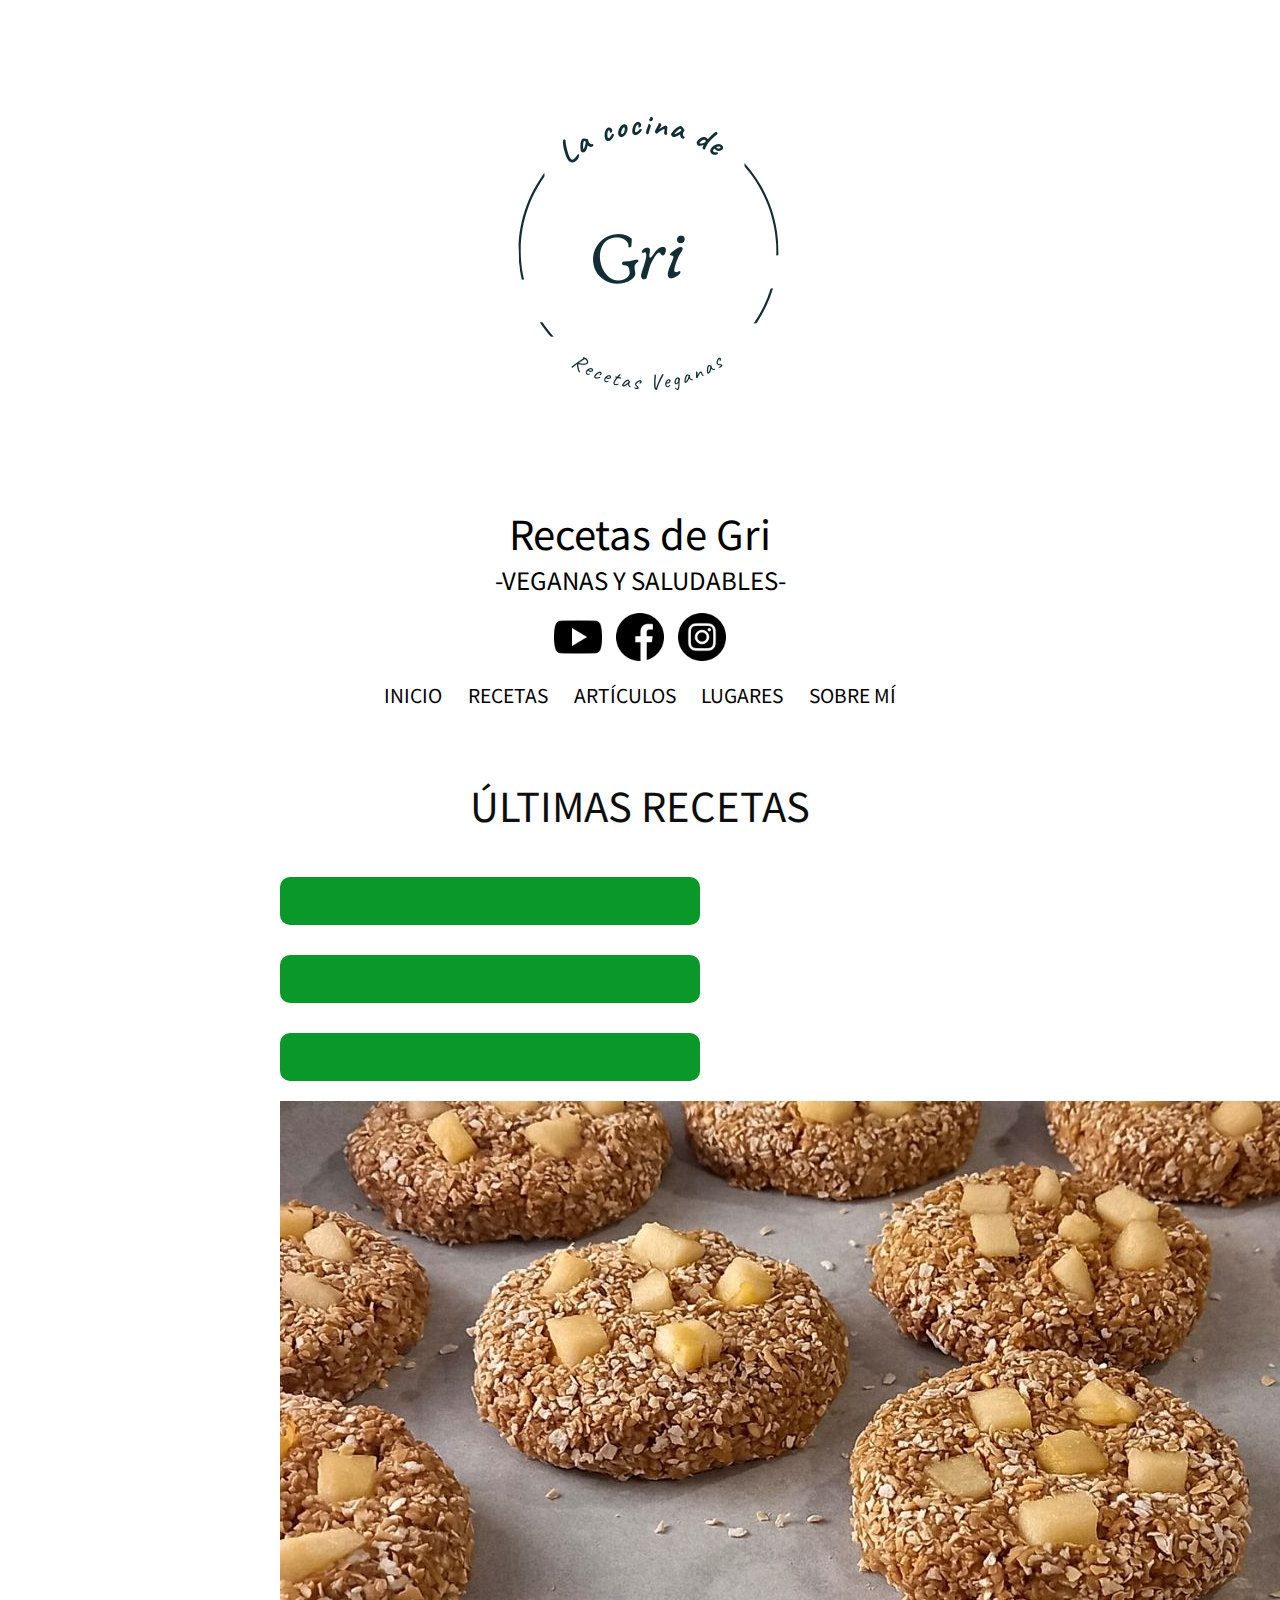
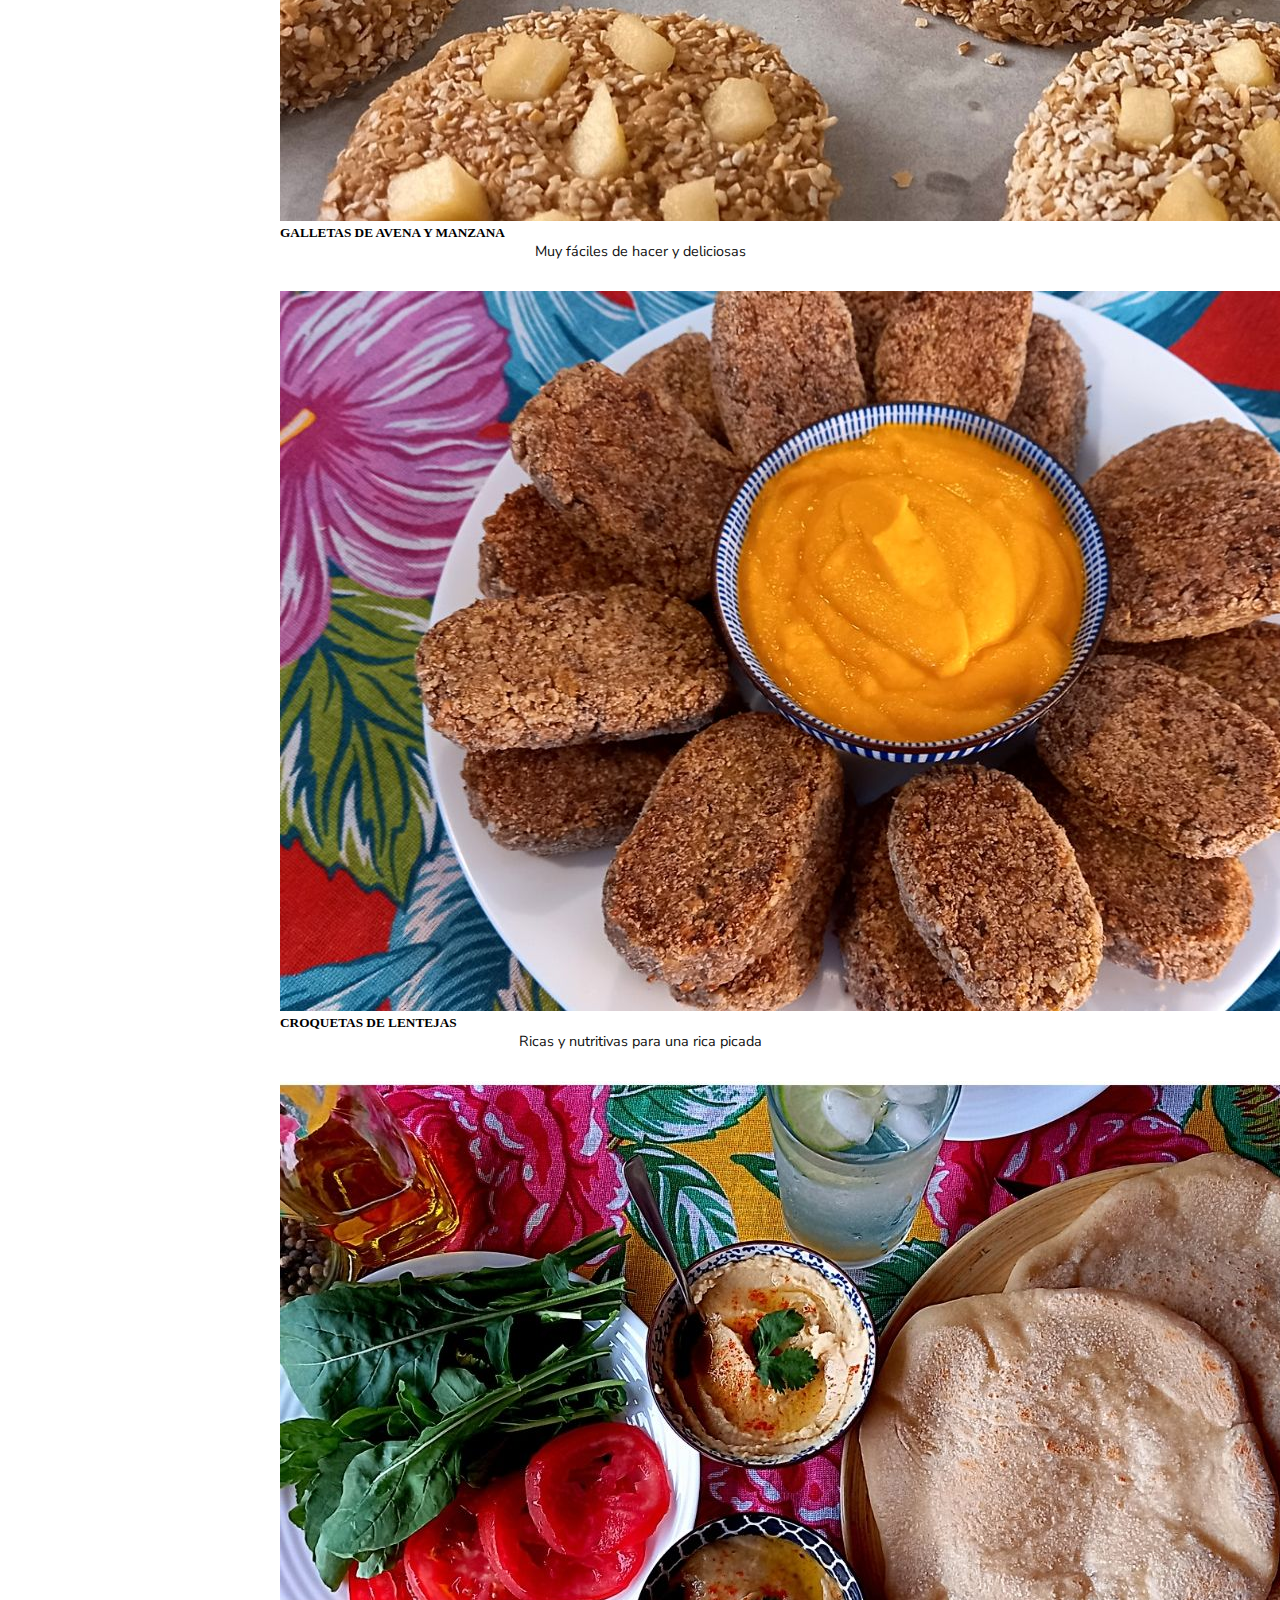
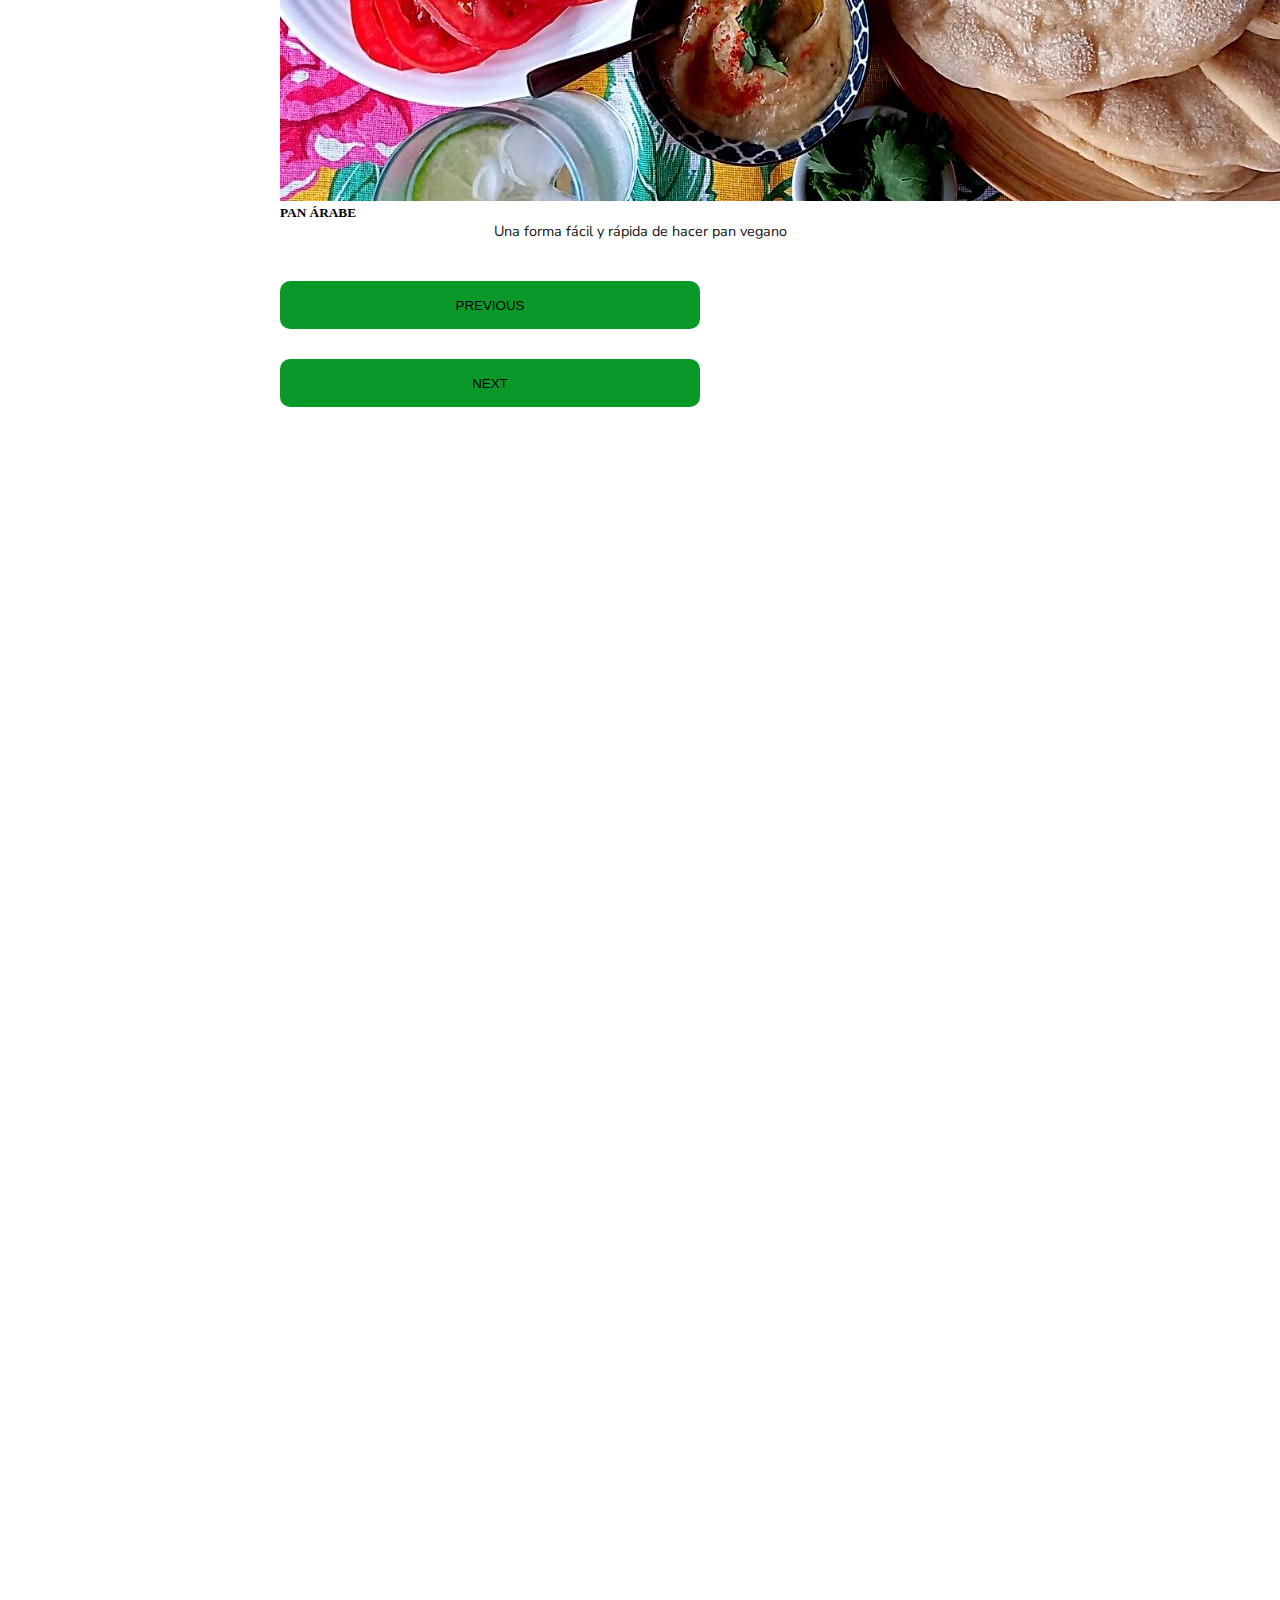
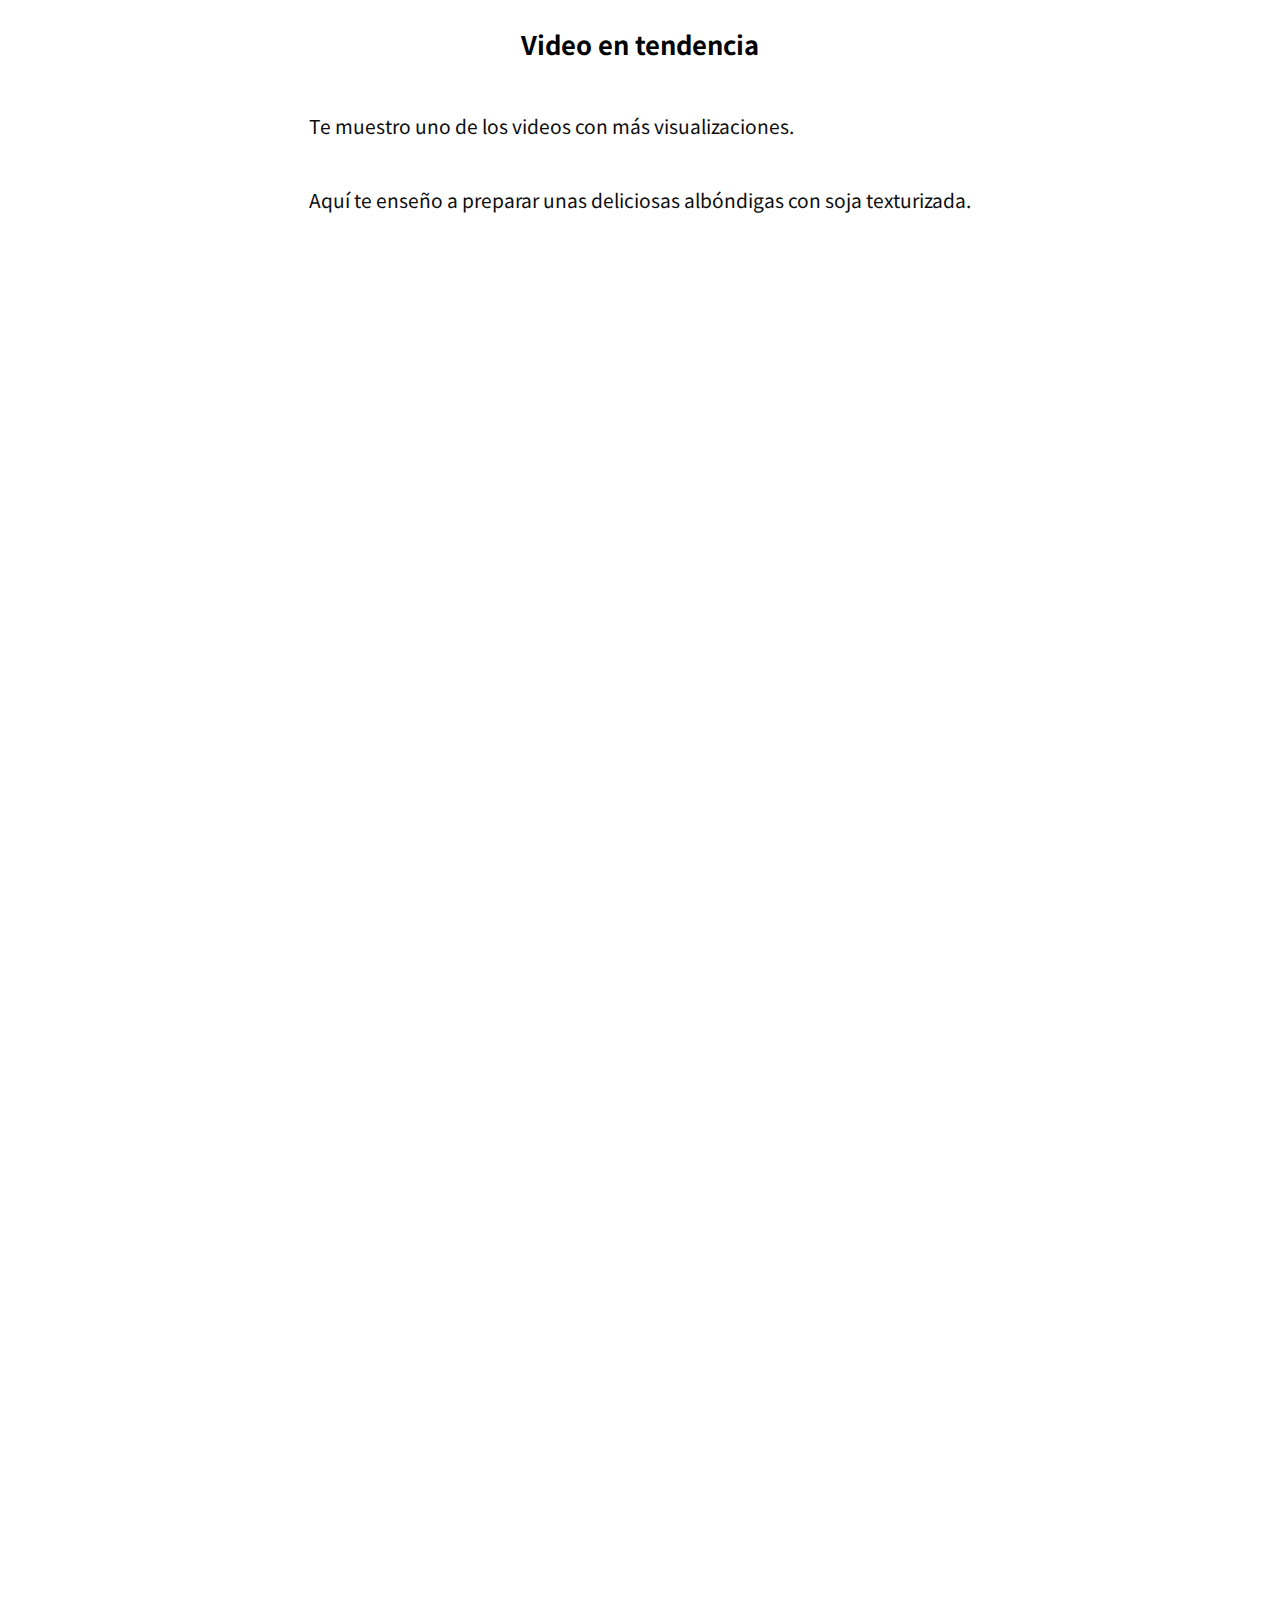
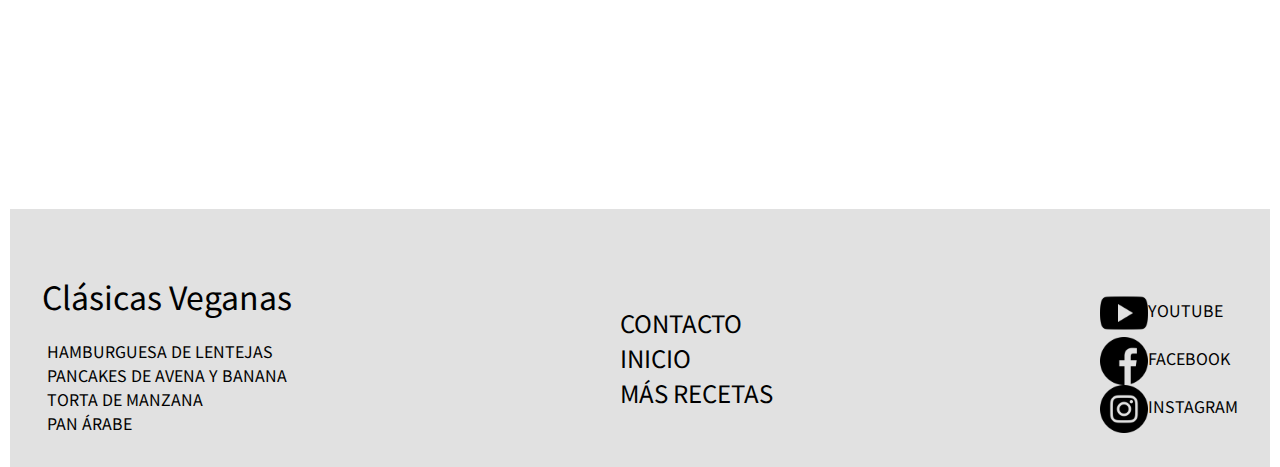
<file: index.html>
<!DOCTYPE html>
<html lang="en">
<head>
    <meta charset="UTF-8">
    <meta http-equiv="X-UA-Compatible" content="IE=edge">
    <meta name="viewport" content="width=>, initial-scale=1.0">
    
    <title>Recetas de Gri</title>
    <link rel="stylesheet" href="css/style.css">
    <!-- Google Fonts -->
    <link rel="preconnect" href="https://fonts.googleapis.com">
    <link rel="preconnect" href="https://fonts.gstatic.com" crossorigin>
    <link href="https://fonts.googleapis.com/css2?family=Noto+Sans+TC&display=swap" rel="stylesheet">
    <link href="https://fonts.googleapis.com/css2?family=Noto+Sans+TC&family=Poppins:wght@300&display=swap" rel="stylesheet">
    <link href="https://fonts.googleapis.com/css2?family=Nunito+Sans:wght@600&display=swap" rel="stylesheet">
    <!-- Bootstrap -->
    <link href="https://cdn.jsdelivr.net/npm/bootstrap@5.1.1/dist/css/bootstrap.min.css" rel="stylesheet" integrity="sha384-F3w7mX95PdgyTmZZMECAngseQB83DfGTowi0iMjiWaeVhAn4FJkqJByhZMI3AhiU" crossorigin="anonymous">

</head>
<body class="container-index">
 
<header class="contenedor-nav">
    <div class="header-imagen">

    <img src="img/Logo.png" alt="Logo Recetas de Gri">

    </div>
    
    <div class="header-text">
      <a href="index.html">
        <h1>Recetas de Gri</h1>
        <h2>-VEGANAS Y SALUDABLES-</h2>
      </a>
    </div>  

   
    <nav class="header-nav">
            <div class="redes-nav">
            <ul>

                <li><a href="https://www.youtube.com/channel/UCU1MvbU90zUl16HPk5J4u0w" class="youtube" target="_blank" rel="noopener noreferrer">
                <img src="img/youtube.png" alt="youtube"></a>
                </li> 
                <li><a href="https://www.facebook.com/pg/recetasdegri/posts/" class="facebook" target="_blank" rel="noopener noreferrer">
                <img src="img/facebook.png" alt="facebook"></a>
                </li> 
                <li><a href="https://www.instagram.com/recetasdegri/?hl=es" class="instagram"target="_blank" rel="noopener noreferrer">
                <img src="img/instagram.png" alt="instagram" ></a>
                </li>
            </ul>
    
            <!--  Referencias de los íconos de redes sociales
             <div>Iconos diseñados por <a href="https://www.flaticon.es/autores/pixel-perfect" title="Pixel perfect">Pixel perfect</a>
            from <a href="https://www.flaticon.es/" title="Flaticon">www.flaticon.es</a></div>
            -->
            </div>
            <div class="nav-menu">
            <ul>
               <li><a href="index.html">INICIO</a></li>
               <li><a href="recetas.html">RECETAS</a></li>
               <li><a href="articulos.html">ARTÍCULOS</a></li>
               <li><a href="lugares.html">LUGARES</a></li>
               <li><a href="sobre-mi.html">SOBRE MÍ</a></li>
            </ul>
            </div>
           
    </nav>
    
</header>

<main class="container-main"> 

    <!-- Carousel con Bootstrap -->
<section class="carouselB">
  <div class="carousel-texto">
    <p>
      &Uacute;LTIMAS RECETAS
    </p>
  </div>

    <div id="carouselExampleCaptions" class="carousel slide" data-bs-ride="carousel">
        <div class="carousel-indicators">
          <button type="button" data-bs-target="#carouselExampleCaptions" data-bs-slide-to="0" class="active" aria-current="true" aria-label="Slide 1"></button>
          <button type="button" data-bs-target="#carouselExampleCaptions" data-bs-slide-to="1" aria-label="Slide 2"></button>
          <button type="button" data-bs-target="#carouselExampleCaptions" data-bs-slide-to="2" aria-label="Slide 3"></button>
        </div>
        <div class="carousel-inner">
          <div class="carousel-item active">
            <a href="GalletasDeAvena.html">
            <img src="img/galleta-avena.jpg" class="d-block w-100" alt="galletas veganas">
            </a>
            <div class="carousel-caption d-none d-md-block">
              <h5>GALLETAS DE AVENA Y MANZANA</h5>
              <p>Muy fáciles de hacer y deliciosas</p>
            </div>
          </div>
          <div class="carousel-item">
            <a href="CroquetasDeLentejas.html">
            <img src="img/croquetas-lent.jpg" class="d-block w-100" alt="hamburguesas veganas">
            </a>
            <div class="carousel-caption d-none d-md-block">
              <h5>CROQUETAS DE LENTEJAS</h5>
              <p>Ricas y nutritivas para una rica picada</p>
            </div>
          </div>
          <div class="carousel-item">
            <a href="PanArabe.html">
            <img src="img/pan-arabe.jpg" class="d-block w-100" alt="panes caseros">
            </a>
            <div class="carousel-caption d-none d-md-block">
              <h5>PAN ÁRABE</h5>
              <p>Una forma fácil y rápida de hacer pan vegano</p>
            </div>
          </div>
        </div>
        <button class="carousel-control-prev" type="button" data-bs-target="#carouselExampleCaptions" data-bs-slide="prev">
          <span class="carousel-control-prev-icon" aria-hidden="true"></span>
          <span class="visually-hidden">Previous</span>
        </button>
        <button class="carousel-control-next" type="button" data-bs-target="#carouselExampleCaptions" data-bs-slide="next">
          <span class="carousel-control-next-icon" aria-hidden="true"></span>
          <span class="visually-hidden">Next</span>
        </button>
      </div>

</section>


<section class="video-tendencia">

  <div class="texto-tendencia">
      <div  class="video-texto">
      <h3> <strong>Video en tendencia</strong> </h3>
      </div>
      <p>
          Te muestro uno de los videos con más visualizaciones.
      </p>
      <p>
          Aquí te enseño a preparar unas deliciosas albóndigas con soja texturizada.
       
      </p>
  </div>

  <div class="video">
      <iframe  width="560" height="315" src="https://www.youtube.com/embed/YEqXxiQcAiw" title="YouTube video player"
       frameborder="0" allow="accelerometer; autoplay; clipboard-write; encrypted-media; gyroscope; picture-in-picture"
        allowfullscreen></iframe>
      </div>
     
  

</section>
</main> 

 

<footer class="container-footer">
        
  <div class="columna-1">
      <h3>Clásicas Veganas</h3>
      <ul>
          <li> <a href="HamburguesaLenteja.html"> HAMBURGUESA DE LENTEJAS</a> </li>
          <li> <a href="PancakeAvena.html">PANCAKES DE AVENA Y BANANA</a> </li>
          <li> <a href="TortaManzana.html">TORTA DE MANZANA</a> </li>
          <li> <a href="PanArabe.html">PAN ÁRABE</a> </li>
      </ul>
  </div>
  <div class="columna-2">
      <ul>
      <li><a href="sobre-mi.html">CONTACTO</a></li>
      <li><a href="index.html">INICIO</a></li>
      <li><a href="recetas.html">MÁS RECETAS</a></li>
      </ul>
  </div>
  <div class="columna-3">
      <ul>

          <li><a href="https://www.youtube.com/channel/UCU1MvbU90zUl16HPk5J4u0w" class="youtube" target="_blank" rel="noopener noreferrer">
          <img src="img/youtube.png" alt="Youtube">YOUTUBE</a>
          </li> 
          <li><a href="https://www.facebook.com/pg/recetasdegri/posts/" class="facebook" target="_blank" rel="noopener noreferrer">
          <img src="img/facebook.png" alt="Facebook">FACEBOOK</a>
          </li> 
          <li><a href="https://www.instagram.com/recetasdegri/?hl=es" class="instagram" target="_blank" rel="noopener noreferrer">
          <img src="img/instagram.png" alt="Instagram" >INSTAGRAM</a>
          </li>
      </ul>

      <!--  Referencias de los íconos de redes sociales
       <div>Iconos diseñados por <a href="https://www.flaticon.es/autores/pixel-perfect" title="Pixel perfect">Pixel perfect</a>
      from <a href="https://www.flaticon.es/" title="Flaticon">www.flaticon.es</a></div>
      -->
  </div>


 
</footer>
       

 <!-- Bootstrap con Javascript -->   
<script src="https://cdn.jsdelivr.net/npm/bootstrap@5.1.1/dist/js/bootstrap.bundle.min.js" integrity="sha384-/bQdsTh/da6pkI1MST/rWKFNjaCP5gBSY4sEBT38Q/9RBh9AH40zEOg7Hlq2THRZ" crossorigin="anonymous"></script>
</body>
</html>
</file>
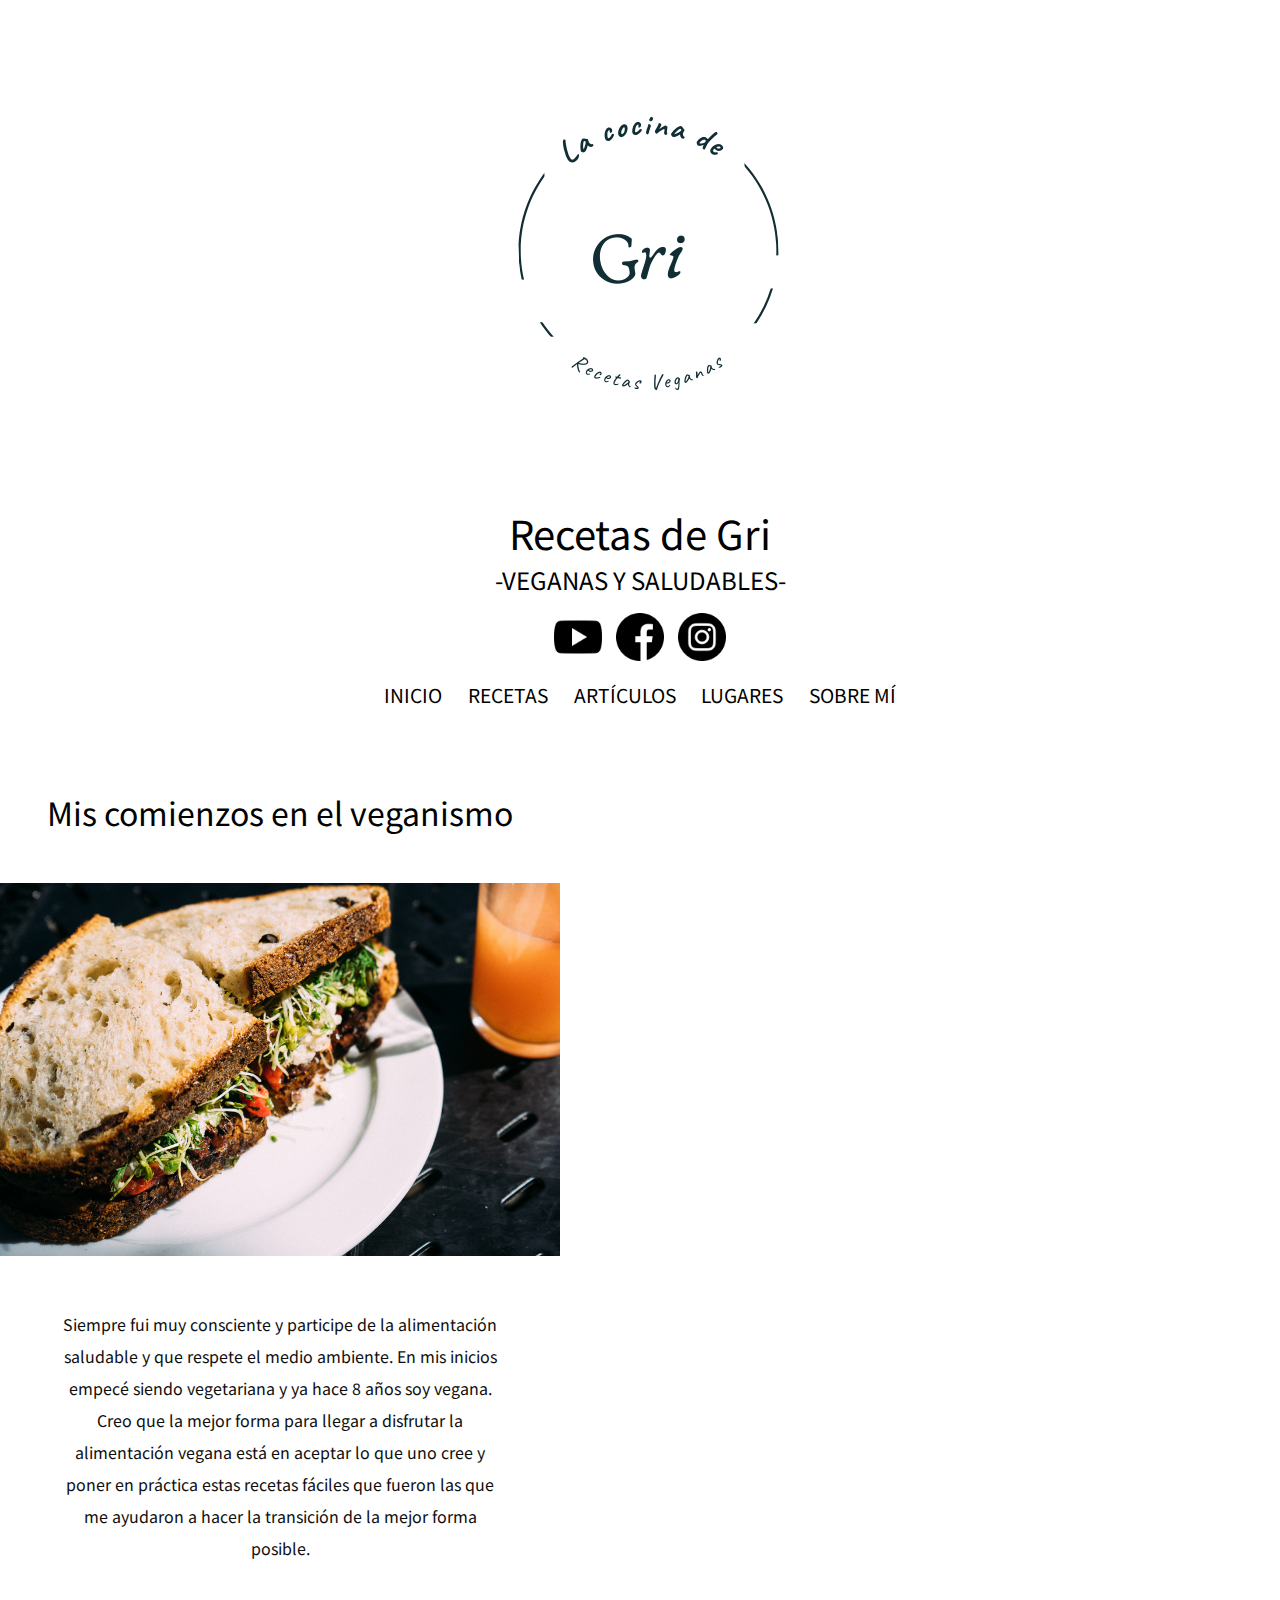
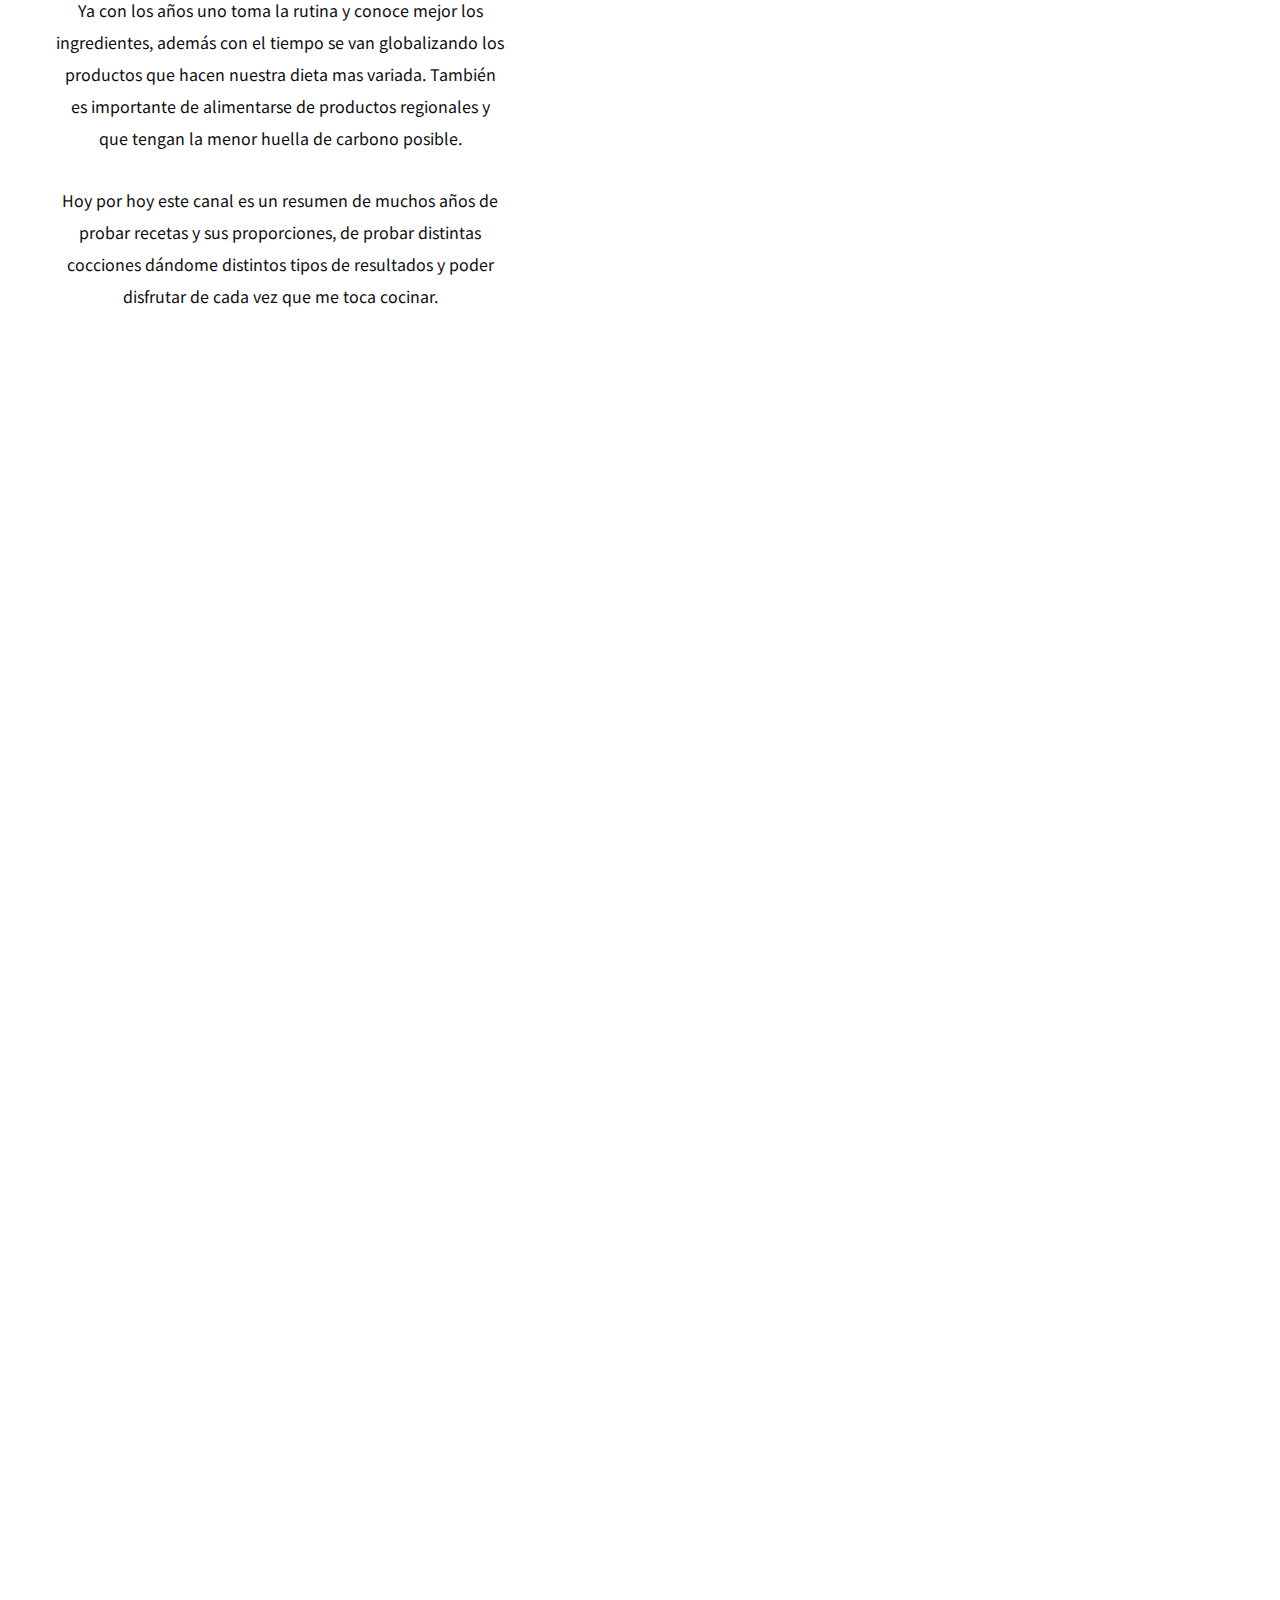
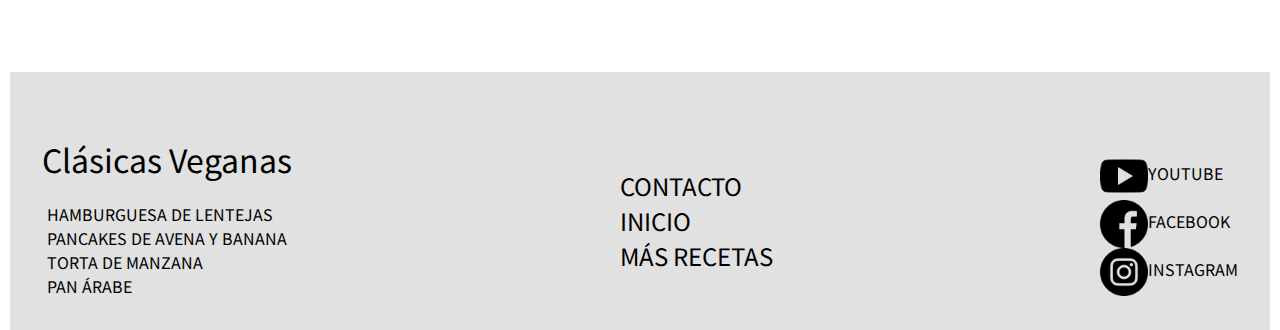
<file: art-veganismo.html>
<!DOCTYPE html>
<html lang="en">
<head>
    <meta charset="UTF-8">
    <meta http-equiv="X-UA-Compatible" content="IE=edge">
    <meta name="viewport" content="width=device-width, initial-scale=1.0">
    <title>Document</title>
    <link rel="stylesheet" href="css/style.css">
    <!-- Google Fonts -->
    <link rel="preconnect" href="https://fonts.googleapis.com">
    <link rel="preconnect" href="https://fonts.gstatic.com" crossorigin>
    <link href="https://fonts.googleapis.com/css2?family=Noto+Sans+TC&display=swap" rel="stylesheet">
    <link href="https://fonts.googleapis.com/css2?family=Noto+Sans+TC&family=Poppins:wght@300&display=swap" rel="stylesheet">
    <link href="https://fonts.googleapis.com/css2?family=Nunito+Sans:wght@600&display=swap" rel="stylesheet">

</head>
<body>
    <header class="contenedor-nav">
        <div class="header-imagen">
    
        <img src="img/Logo.png" alt="Logo Recetas de Gri">
    
        </div>
        
        <div class="header-text">
          <a href="index.html">
            <h1>Recetas de Gri</h1>
            <h2>-VEGANAS Y SALUDABLES-</h2>
          </a>
        </div>  
    
       
        <nav class="header-nav">
                <div class="redes-nav">
                <ul>
    
                    <li><a href="https://www.youtube.com/channel/UCU1MvbU90zUl16HPk5J4u0w" class="youtube" target="_blank" rel="noopener noreferrer">
                    <img src="img/youtube.png" alt="youtube"></a>
                    </li> 
                    <li><a href="https://www.facebook.com/pg/recetasdegri/posts/" class="facebook" target="_blank" rel="noopener noreferrer">
                    <img src="img/facebook.png" alt="facebook"></a>
                    </li> 
                    <li><a href="https://www.instagram.com/recetasdegri/?hl=es" class="instagram"target="_blank" rel="noopener noreferrer">
                    <img src="img/instagram.png" alt="instagram" ></a>
                    </li>
                </ul>
        
                <!--  Referencias de los íconos de redes sociales
                 <div>Iconos diseñados por <a href="https://www.flaticon.es/autores/pixel-perfect" title="Pixel perfect">Pixel perfect</a>
                from <a href="https://www.flaticon.es/" title="Flaticon">www.flaticon.es</a></div>
                -->
                </div>
                <div class="nav-menu">
                <ul>
                   <li><a href="index.html">INICIO</a></li>
                   <li><a href="recetas.html">RECETAS</a></li>
                   <li><a href="articulos.html">ARTÍCULOS</a></li>
                   <li><a href="lugares.html">LUGARES</a></li>
                   <li><a href="sobre-mi.html">SOBRE MÍ</a></li>
                </ul>
                </div>
               
        </nav>
        
    </header>
    <main class="container-main">
    <section class="veganismo">

       <div class="artVegan-foto">
        <h2>Mis comienzos en el veganismo</h2>
        <img src="img/comida saludable.jpg" alt="comida saludable">
        </div> 
        <div class="artVegan-text">
       <p> Siempre fui muy consciente y participe de la alimentación saludable y que respete el medio ambiente. En mis inicios empecé siendo vegetariana y ya hace 8 años soy vegana. Creo que la mejor forma para llegar a disfrutar la alimentación vegana está en aceptar lo que uno cree y poner en práctica estas recetas fáciles que fueron las que me ayudaron a hacer la transición de la mejor forma posible. </p> 
       <p> Ya con los años uno toma la rutina y conoce mejor los ingredientes, además con el tiempo se van globalizando los productos que hacen nuestra dieta mas variada. También es importante de alimentarse de productos regionales y que tengan la menor huella de carbono posible. </p>
       <p>Hoy por hoy este canal es un resumen de muchos años de probar recetas y sus proporciones, de probar distintas cocciones dándome distintos tipos de resultados y poder disfrutar de cada vez que me toca cocinar.</p> 
        </div>

    </section>
    </main>
    
    <footer class="container-footer">
        
      <div class="columna-1">
          <h3>Clásicas Veganas</h3>
          <ul>
              <li> <a href="HamburguesaLenteja.html"> HAMBURGUESA DE LENTEJAS</a> </li>
              <li> <a href="PancakeAvena.html">PANCAKES DE AVENA Y BANANA</a> </li>
              <li> <a href="TortaManzana.html">TORTA DE MANZANA</a> </li>
              <li> <a href="PanArabe.html">PAN ÁRABE</a> </li>
          </ul>
      </div>
      <div class="columna-2">
          <ul>
          <li><a href="sobre-mi.html">CONTACTO</a></li>
          <li><a href="index.html">INICIO</a></li>
          <li><a href="recetas.html">MÁS RECETAS</a></li>
          </ul>
      </div>
      <div class="columna-3">
          <ul>

              <li><a href="https://www.youtube.com/channel/UCU1MvbU90zUl16HPk5J4u0w" class="youtube" target="_blank" rel="noopener noreferrer">
              <img src="img/youtube.png" alt="Youtube">YOUTUBE</a>
              </li> 
              <li><a href="https://www.facebook.com/pg/recetasdegri/posts/" class="facebook" target="_blank" rel="noopener noreferrer">
              <img src="img/facebook.png" alt="Facebook">FACEBOOK</a>
              </li> 
              <li><a href="https://www.instagram.com/recetasdegri/?hl=es" class="instagram" target="_blank" rel="noopener noreferrer">
              <img src="img/instagram.png" alt="Instagram" >INSTAGRAM</a>
              </li>
          </ul>
  
          <!--  Referencias de los íconos de redes sociales
           <div>Iconos diseñados por <a href="https://www.flaticon.es/autores/pixel-perfect" title="Pixel perfect">Pixel perfect</a>
          from <a href="https://www.flaticon.es/" title="Flaticon">www.flaticon.es</a></div>
          -->
      </div>
  
 
     
</footer>   
    

</body>
</html>
</file>
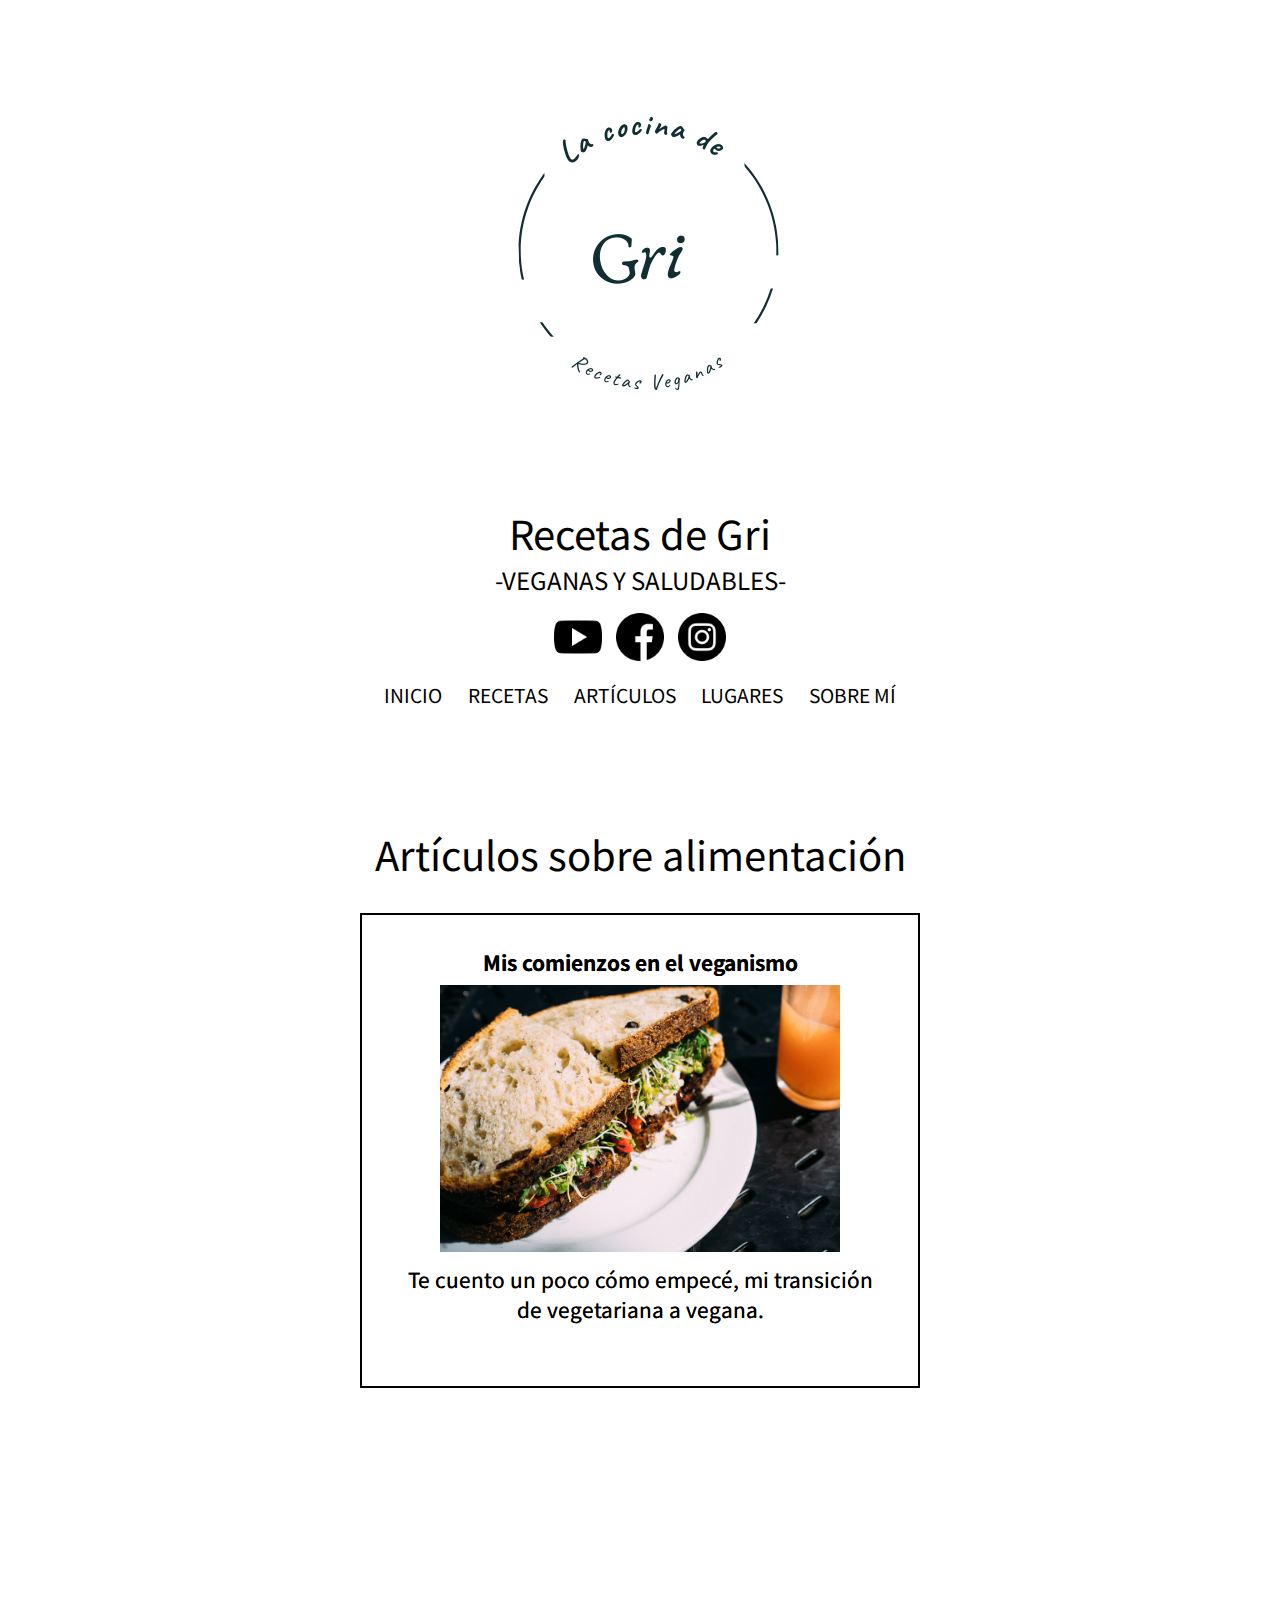
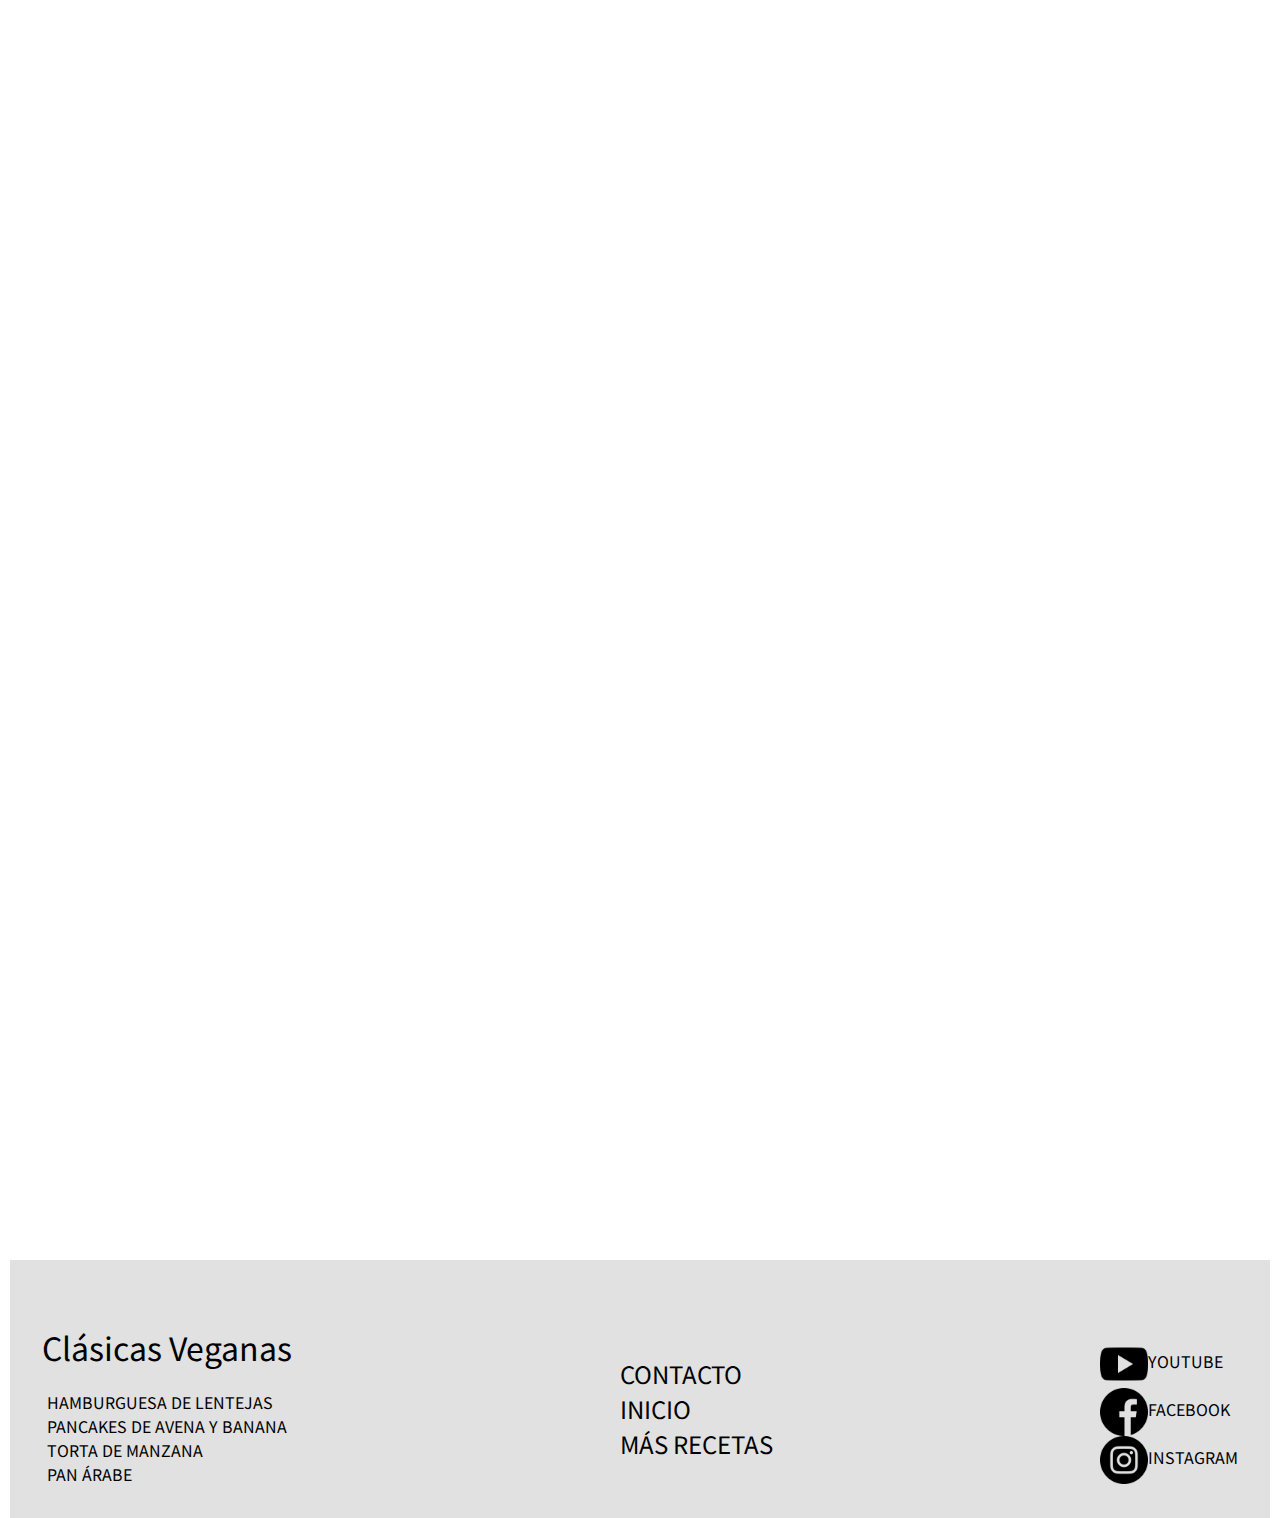
<file: articulos.html>
<!DOCTYPE html>
<html lang="en">
<head>
    <meta charset="UTF-8">
    <meta http-equiv="X-UA-Compatible" content="IE=edge">
    <meta name="viewport" content="width=device-width, initial-scale=1.0">
    <title>Artículos</title>
    <link rel="stylesheet" href="css/style.css">
    <!-- Google Fonts -->
    <link rel="preconnect" href="https://fonts.googleapis.com">
    <link rel="preconnect" href="https://fonts.gstatic.com" crossorigin>
    <link href="https://fonts.googleapis.com/css2?family=Noto+Sans+TC&display=swap" rel="stylesheet">
    <link href="https://fonts.googleapis.com/css2?family=Noto+Sans+TC&family=Poppins:wght@300&display=swap" rel="stylesheet">
    <link href="https://fonts.googleapis.com/css2?family=Nunito+Sans:wght@600&display=swap" rel="stylesheet">

</head>

<body class="container-index">

    <header class="contenedor-nav">
        <div class="header-imagen">
    
        <img src="img/Logo.png" alt="Logo Recetas de Gri">
    
        </div>
        
        <div class="header-text">
          <a href="index.html">
            <h1>Recetas de Gri</h1>
            <h2>-VEGANAS Y SALUDABLES-</h2>
          </a>
        </div>  
    
       
        <nav class="header-nav">
                <div class="redes-nav">
                <ul>
    
                    <li><a href="https://www.youtube.com/channel/UCU1MvbU90zUl16HPk5J4u0w" class="youtube" target="_blank" rel="noopener noreferrer">
                    <img src="img/youtube.png" alt="youtube"></a>
                    </li> 
                    <li><a href="https://www.facebook.com/pg/recetasdegri/posts/" class="facebook" target="_blank" rel="noopener noreferrer">
                    <img src="img/facebook.png" alt="facebook"></a>
                    </li> 
                    <li><a href="https://www.instagram.com/recetasdegri/?hl=es" class="instagram"target="_blank" rel="noopener noreferrer">
                    <img src="img/instagram.png" alt="instagram" ></a>
                    </li>
                </ul>
        
                <!--  Referencias de los íconos de redes sociales
                 <div>Iconos diseñados por <a href="https://www.flaticon.es/autores/pixel-perfect" title="Pixel perfect">Pixel perfect</a>
                from <a href="https://www.flaticon.es/" title="Flaticon">www.flaticon.es</a></div>
                -->
                </div>
                <div class="nav-menu">
                <ul>
                   <li><a href="index.html">INICIO</a></li>
                   <li><a href="recetas.html">RECETAS</a></li>
                   <li><a href="articulos.html">ARTÍCULOS</a></li>
                   <li><a href="lugares.html">LUGARES</a></li>
                   <li><a href="sobre-mi.html">SOBRE MÍ</a></li>
                </ul>
                </div>
               
        </nav>
        
    </header>
        
    

    <main>
    <div class="articulos-alimentacion">
    <h1>Artículos sobre alimentación</h1>
    </div>
    
    
    <section class="artVeganismo-Grid"> 
    
        <div class="artVeganismo">
        <div class="artVeganismo-foto">
    
            <h2>
                Mis comienzos en el veganismo 
            </h2>
    
            <a href="art-veganismo.html">
                
              
    
                <img src="img/comida saludable.jpg" alt="comida saludable vegana" >

                
            </a>
            
        </div>
        <div class="artVeganismo-text">
            <p>
                Te cuento un poco cómo empecé, mi transición de vegetariana a vegana.
            </p>
        </div>
    
         </div>
         <div class="artVeganismo">
            <div class="artVeganismo-foto">
        
                <h2>
                    Mis comienzos en el veganismo 
                </h2>
        
                <a href="art-veganismo.html">
                    
                  
        
                    <img src="img/comida saludable.jpg" alt="comida saludable vegana" >
    
                    
                </a>
                
            </div>
            <div class="artVeganismo-text">
                <p>
                    Te cuento un poco cómo empecé, mi transición de vegetariana a vegana.
                </p>
            </div>
        
             </div>
       
     </section>
    </main> 
    <footer class="container-footer">
        
        <div class="columna-1">
            <h3>Clásicas Veganas</h3>
            <ul>
                <li> <a href="HamburguesaLenteja.html"> HAMBURGUESA DE LENTEJAS</a> </li>
                <li> <a href="PancakeAvena.html">PANCAKES DE AVENA Y BANANA</a> </li>
                <li> <a href="TortaManzana.html">TORTA DE MANZANA</a> </li>
                <li> <a href="PanArabe.html">PAN ÁRABE</a> </li>
            </ul>
        </div>
        <div class="columna-2">
            <ul>
            <li><a href="sobre-mi.html">CONTACTO</a></li>
            <li><a href="index.html">INICIO</a></li>
            <li><a href="recetas.html">MÁS RECETAS</a></li>
            </ul>
        </div>
        <div class="columna-3">
            <ul>
  
                <li><a href="https://www.youtube.com/channel/UCU1MvbU90zUl16HPk5J4u0w" class="youtube" target="_blank" rel="noopener noreferrer">
                <img src="img/youtube.png" alt="Youtube">YOUTUBE</a>
                </li> 
                <li><a href="https://www.facebook.com/pg/recetasdegri/posts/" class="facebook" target="_blank" rel="noopener noreferrer">
                <img src="img/facebook.png" alt="Facebook">FACEBOOK</a>
                </li> 
                <li><a href="https://www.instagram.com/recetasdegri/?hl=es" class="instagram" target="_blank" rel="noopener noreferrer">
                <img src="img/instagram.png" alt="Instagram" >INSTAGRAM</a>
                </li>
            </ul>
    
            <!--  Referencias de los íconos de redes sociales
             <div>Iconos diseñados por <a href="https://www.flaticon.es/autores/pixel-perfect" title="Pixel perfect">Pixel perfect</a>
            from <a href="https://www.flaticon.es/" title="Flaticon">www.flaticon.es</a></div>
            -->
        </div>
    
   
       
  </footer>
           
           
    
</body>
</html>
</file>
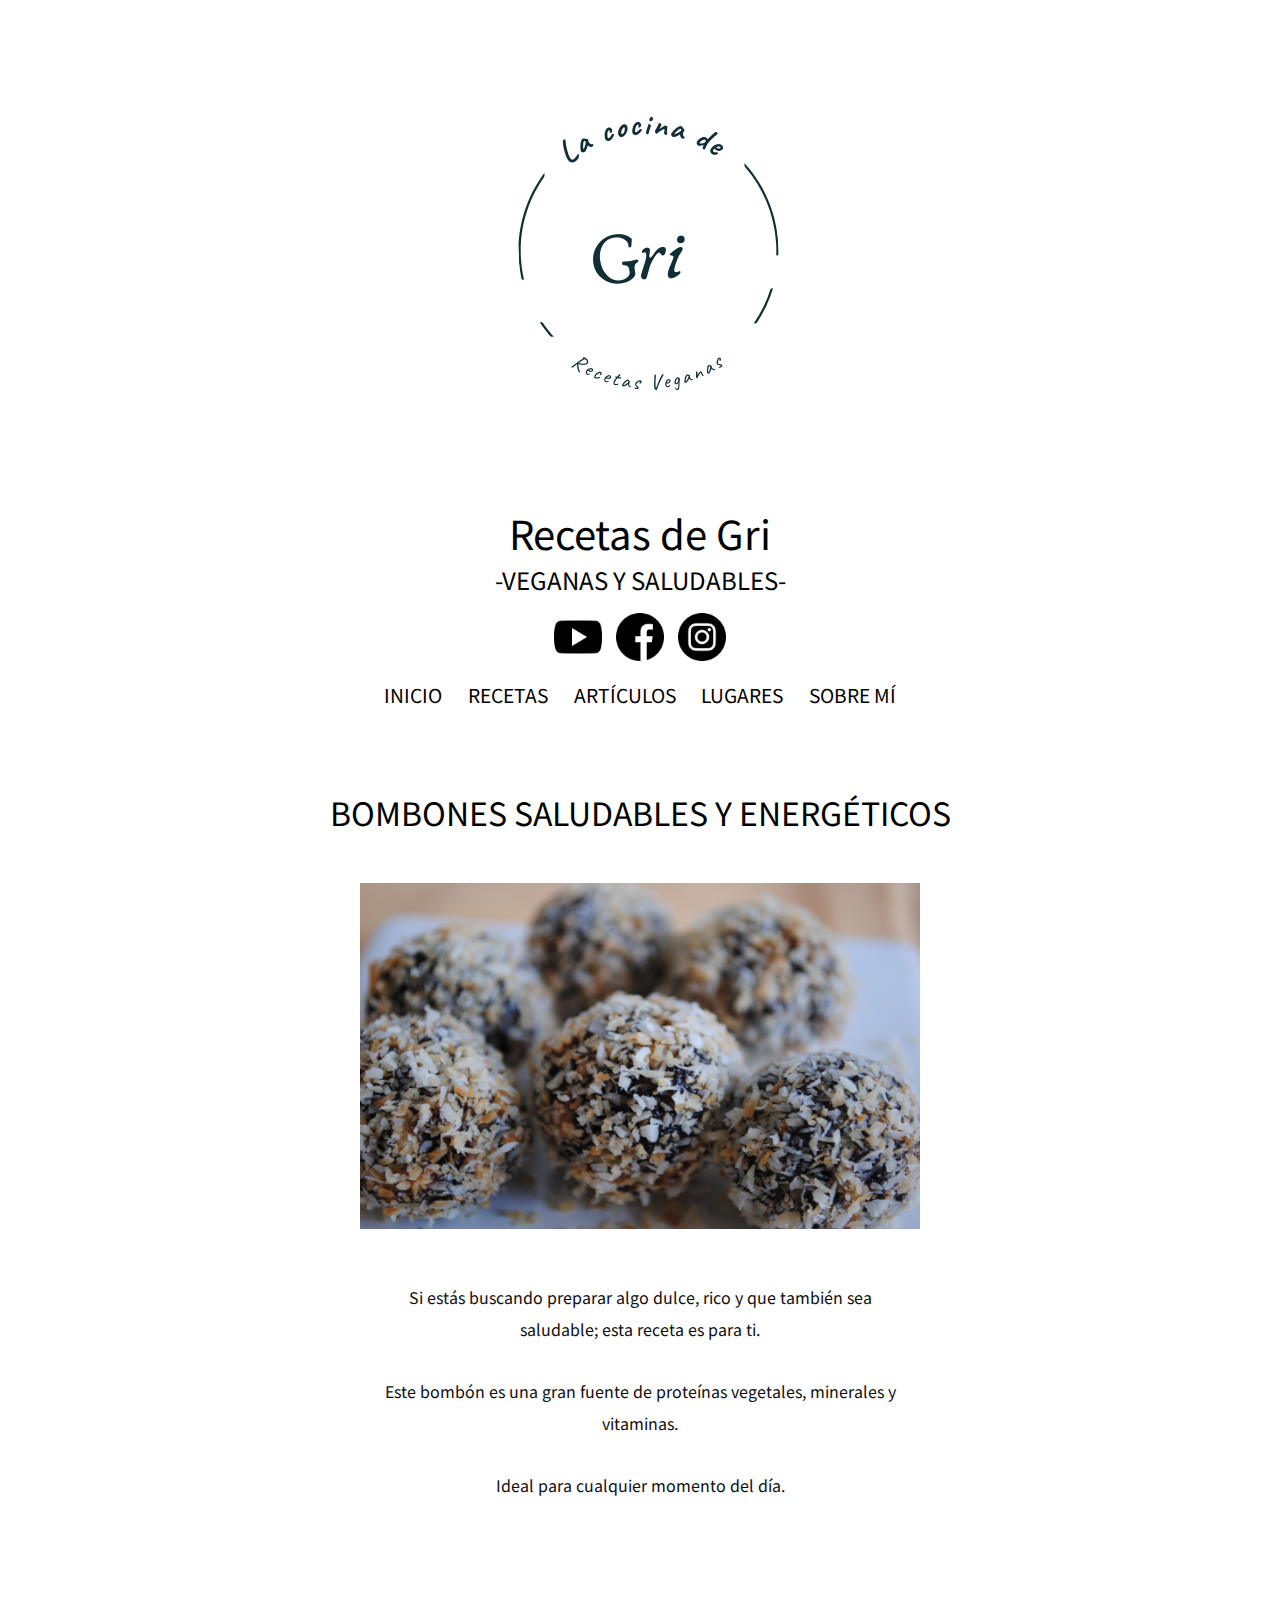
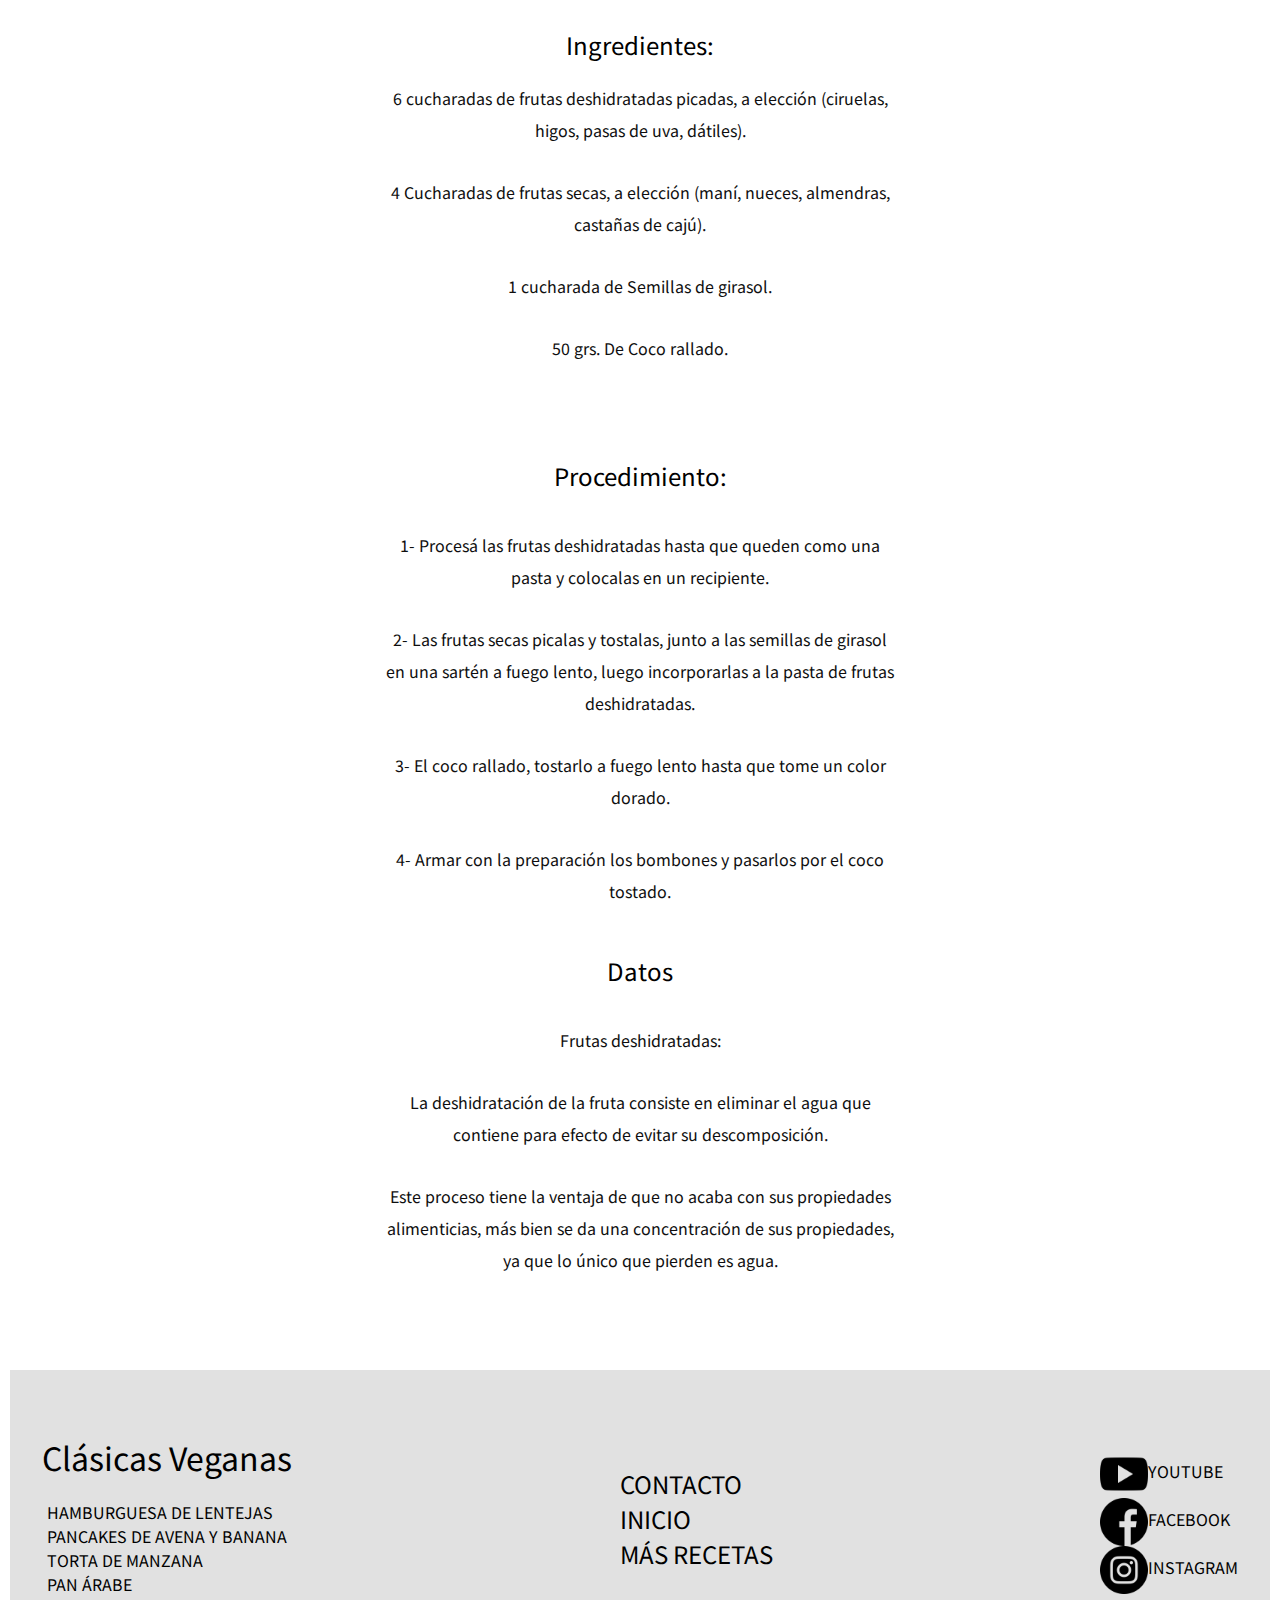
<file: BombonesSaludables.html>
<!DOCTYPE html>
<html lang="en">
<head>
    <meta charset="UTF-8">
    <meta http-equiv="X-UA-Compatible" content="IE=edge">
    <meta name="viewport" content="width=device-width, initial-scale=1.0">
    <title>Recetas de Gri</title>
    <link rel="stylesheet" href="css/style.css">
    <!-- Google Fonts -->
    <link rel="preconnect" href="https://fonts.googleapis.com">
    <link rel="preconnect" href="https://fonts.gstatic.com" crossorigin>
    <link href="https://fonts.googleapis.com/css2?family=Noto+Sans+TC&display=swap" rel="stylesheet">
    <link href="https://fonts.googleapis.com/css2?family=Noto+Sans+TC&family=Poppins:wght@300&display=swap" rel="stylesheet">
    <link href="https://fonts.googleapis.com/css2?family=Nunito+Sans:wght@600&display=swap" rel="stylesheet">

</head>
<body>
    <header class="contenedor-nav">
        <div class="header-imagen">
    
        <img src="img/Logo.png" alt="Logo Recetas de Gri">
    
        </div>
        
        <div class="header-text">
          <a href="index.html">
            <h1>Recetas de Gri</h1>
            <h2>-VEGANAS Y SALUDABLES-</h2>
          </a>
        </div>  
    
       
        <nav class="header-nav">
                <div class="redes-nav">
                <ul>
    
                    <li><a href="https://www.youtube.com/channel/UCU1MvbU90zUl16HPk5J4u0w" class="youtube" target="_blank" rel="noopener noreferrer">
                    <img src="img/youtube.png" alt="youtube"></a>
                    </li> 
                    <li><a href="https://www.facebook.com/pg/recetasdegri/posts/" class="facebook" target="_blank" rel="noopener noreferrer">
                    <img src="img/facebook.png" alt="facebook"></a>
                    </li> 
                    <li><a href="https://www.instagram.com/recetasdegri/?hl=es" class="instagram"target="_blank" rel="noopener noreferrer">
                    <img src="img/instagram.png" alt="instagram" ></a>
                    </li>
                </ul>
        
                <!--  Referencias de los íconos de redes sociales
                 <div>Iconos diseñados por <a href="https://www.flaticon.es/autores/pixel-perfect" title="Pixel perfect">Pixel perfect</a>
                from <a href="https://www.flaticon.es/" title="Flaticon">www.flaticon.es</a></div>
                -->
                </div>
                <div class="nav-menu">
                <ul>
                   <li><a href="index.html">INICIO</a></li>
                   <li><a href="recetas.html">RECETAS</a></li>
                   <li><a href="articulos.html">ARTÍCULOS</a></li>
                   <li><a href="lugares.html">LUGARES</a></li>
                   <li><a href="sobre-mi.html">SOBRE MÍ</a></li>
                </ul>
                </div>
               
        </nav>
        
    </header>

    <section class="receta">

        <div class="receta-foto">
            
            <h2>  BOMBONES SALUDABLES Y ENERGÉTICOS </h2>

            <img src="img/bombones.jpg" alt="bombones veganos">
        </div>
            <div class="receta-texto">
                <p>
                    Si estás buscando preparar algo dulce, rico y que también sea saludable; esta receta es para ti.
                </p>
                <p>
                    Este bombón es una gran fuente de proteínas vegetales, minerales y vitaminas. 
                </p>
                <p>
                    Ideal para cualquier momento del día.
                </p>
            </div>  
            <div class="receta-ing">

              <h3>  Ingredientes: </h3>
               <p> 6 cucharadas de frutas deshidratadas picadas, a elección (ciruelas, higos, pasas de uva, dátiles). </p>
               <p> 4 Cucharadas de frutas secas, a elección (maní, nueces, almendras, castañas de cajú). </p>
               <p> 1 cucharada de Semillas de girasol. </p>
               <p> 50 grs. De Coco rallado. </p>
            </div>

            <div class="receta-procedimiento">
               <h3> Procedimiento: </h3>
                 <p>   1- Procesá las frutas deshidratadas hasta que queden como una pasta y colocalas en un recipiente.</p> 
                  <p>  2- Las frutas secas picalas y tostalas, junto a las semillas de girasol en una sartén a fuego lento, luego incorporarlas a la pasta de frutas deshidratadas.</p> 
                  <p>  3- El coco rallado, tostarlo a fuego lento hasta que tome un color dorado.</p> 
                  <p>  4- Armar con la preparación los bombones y pasarlos por el coco tostado.</p> 
                <h3> Datos</h3>
                <p>Frutas deshidratadas:</p> 
                <p>La deshidratación de la fruta consiste en eliminar el agua que contiene para efecto de  evitar su descomposición.</p> 
                <p>Este proceso tiene la ventaja de que no acaba con sus propiedades alimenticias, más bien se da una concentración de sus propiedades,
                ya que lo único que pierden es agua.</p> 
                </div>

           

    </section>

    <footer class="container-footer">
        
        <div class="columna-1">
            <h3>Clásicas Veganas</h3>
            <ul>
                <li> <a href="HamburguesaLenteja.html"> HAMBURGUESA DE LENTEJAS</a> </li>
                <li> <a href="PancakeAvena.html">PANCAKES DE AVENA Y BANANA</a> </li>
                <li> <a href="TortaManzana.html">TORTA DE MANZANA</a> </li>
                <li> <a href="PanArabe.html">PAN ÁRABE</a> </li>
            </ul>
        </div>
        <div class="columna-2">
            <ul>
            <li><a href="sobre-mi.html">CONTACTO</a></li>
            <li><a href="index.html">INICIO</a></li>
            <li><a href="recetas.html">MÁS RECETAS</a></li>
            </ul>
        </div>
        <div class="columna-3">
            <ul>
  
                <li><a href="https://www.youtube.com/channel/UCU1MvbU90zUl16HPk5J4u0w" class="youtube" target="_blank" rel="noopener noreferrer">
                <img src="img/youtube.png" alt="Youtube">YOUTUBE</a>
                </li> 
                <li><a href="https://www.facebook.com/pg/recetasdegri/posts/" class="facebook" target="_blank" rel="noopener noreferrer">
                <img src="img/facebook.png" alt="Facebook">FACEBOOK</a>
                </li> 
                <li><a href="https://www.instagram.com/recetasdegri/?hl=es" class="instagram" target="_blank" rel="noopener noreferrer">
                <img src="img/instagram.png" alt="Instagram" >INSTAGRAM</a>
                </li>
            </ul>
    
            <!--  Referencias de los íconos de redes sociales
             <div>Iconos diseñados por <a href="https://www.flaticon.es/autores/pixel-perfect" title="Pixel perfect">Pixel perfect</a>
            from <a href="https://www.flaticon.es/" title="Flaticon">www.flaticon.es</a></div>
            -->
        </div>
    
   
       
  </footer>
           
    
</body>
</html>
</file>
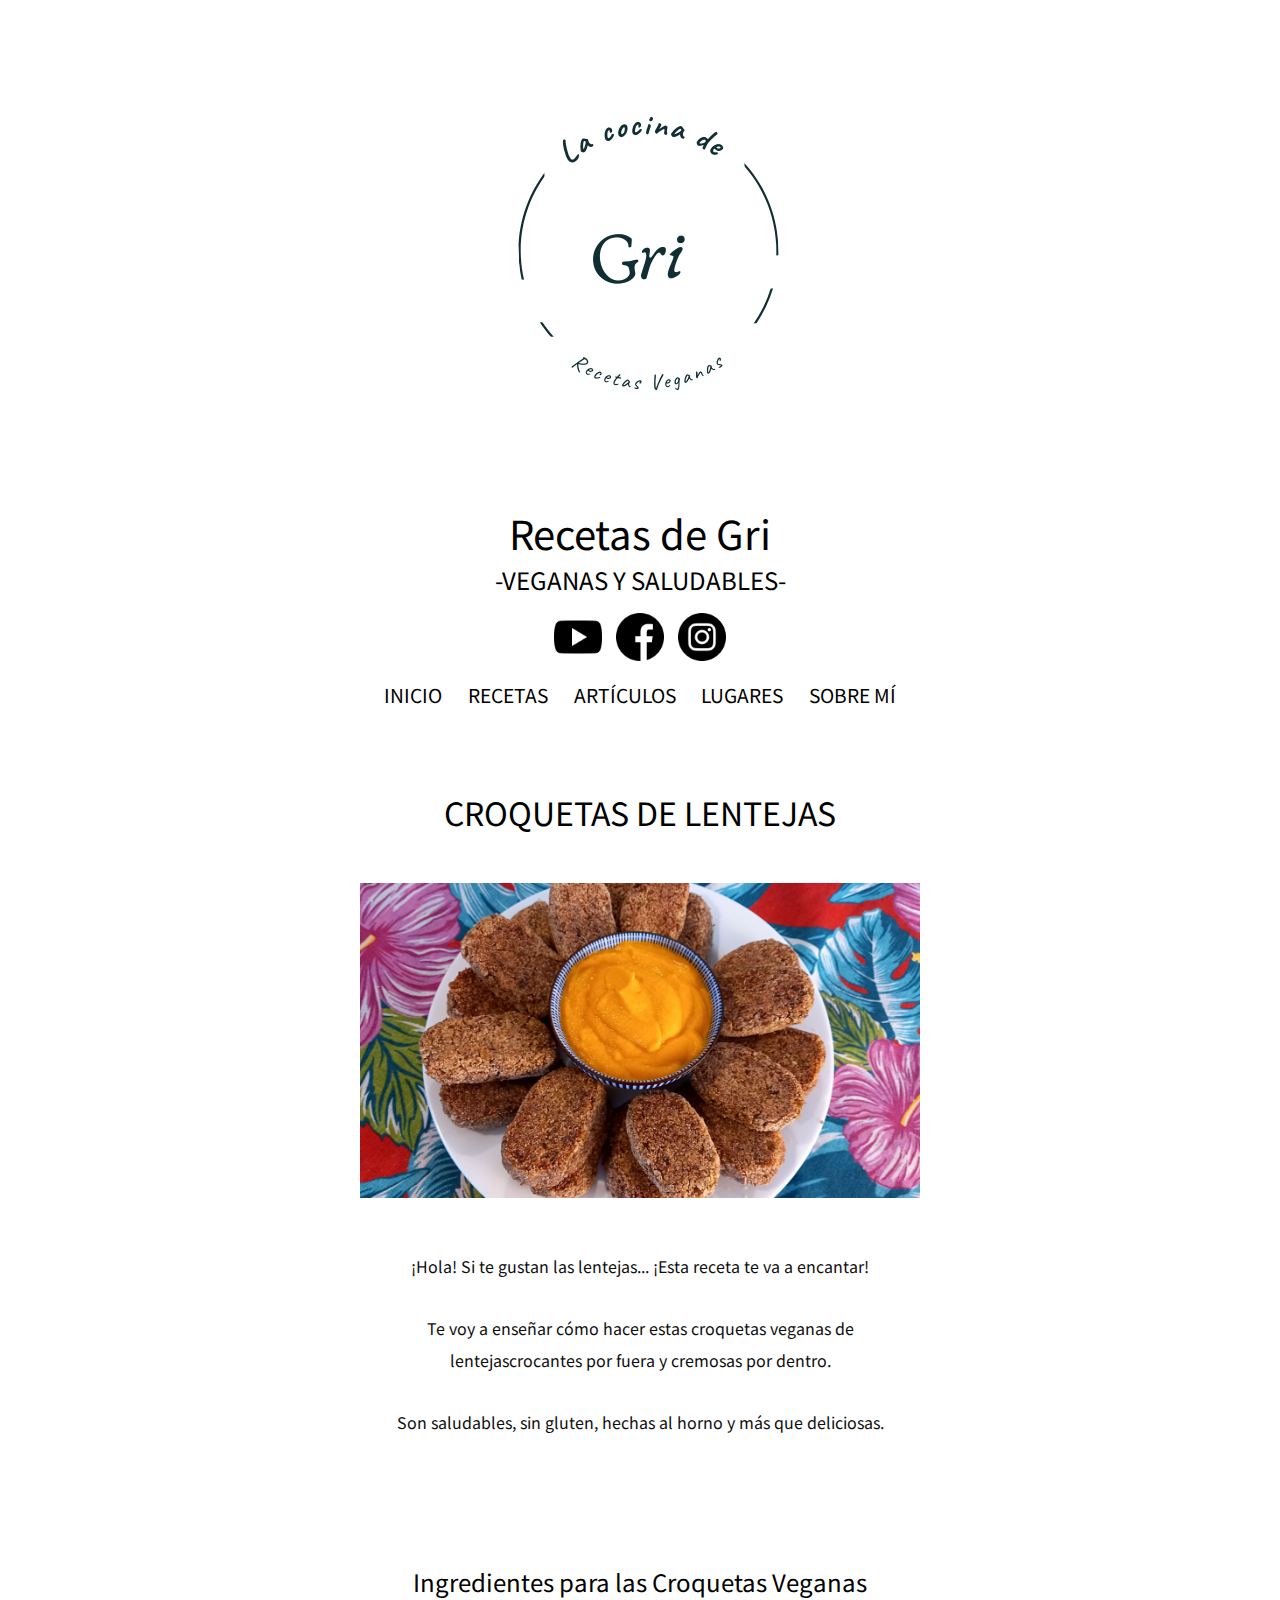
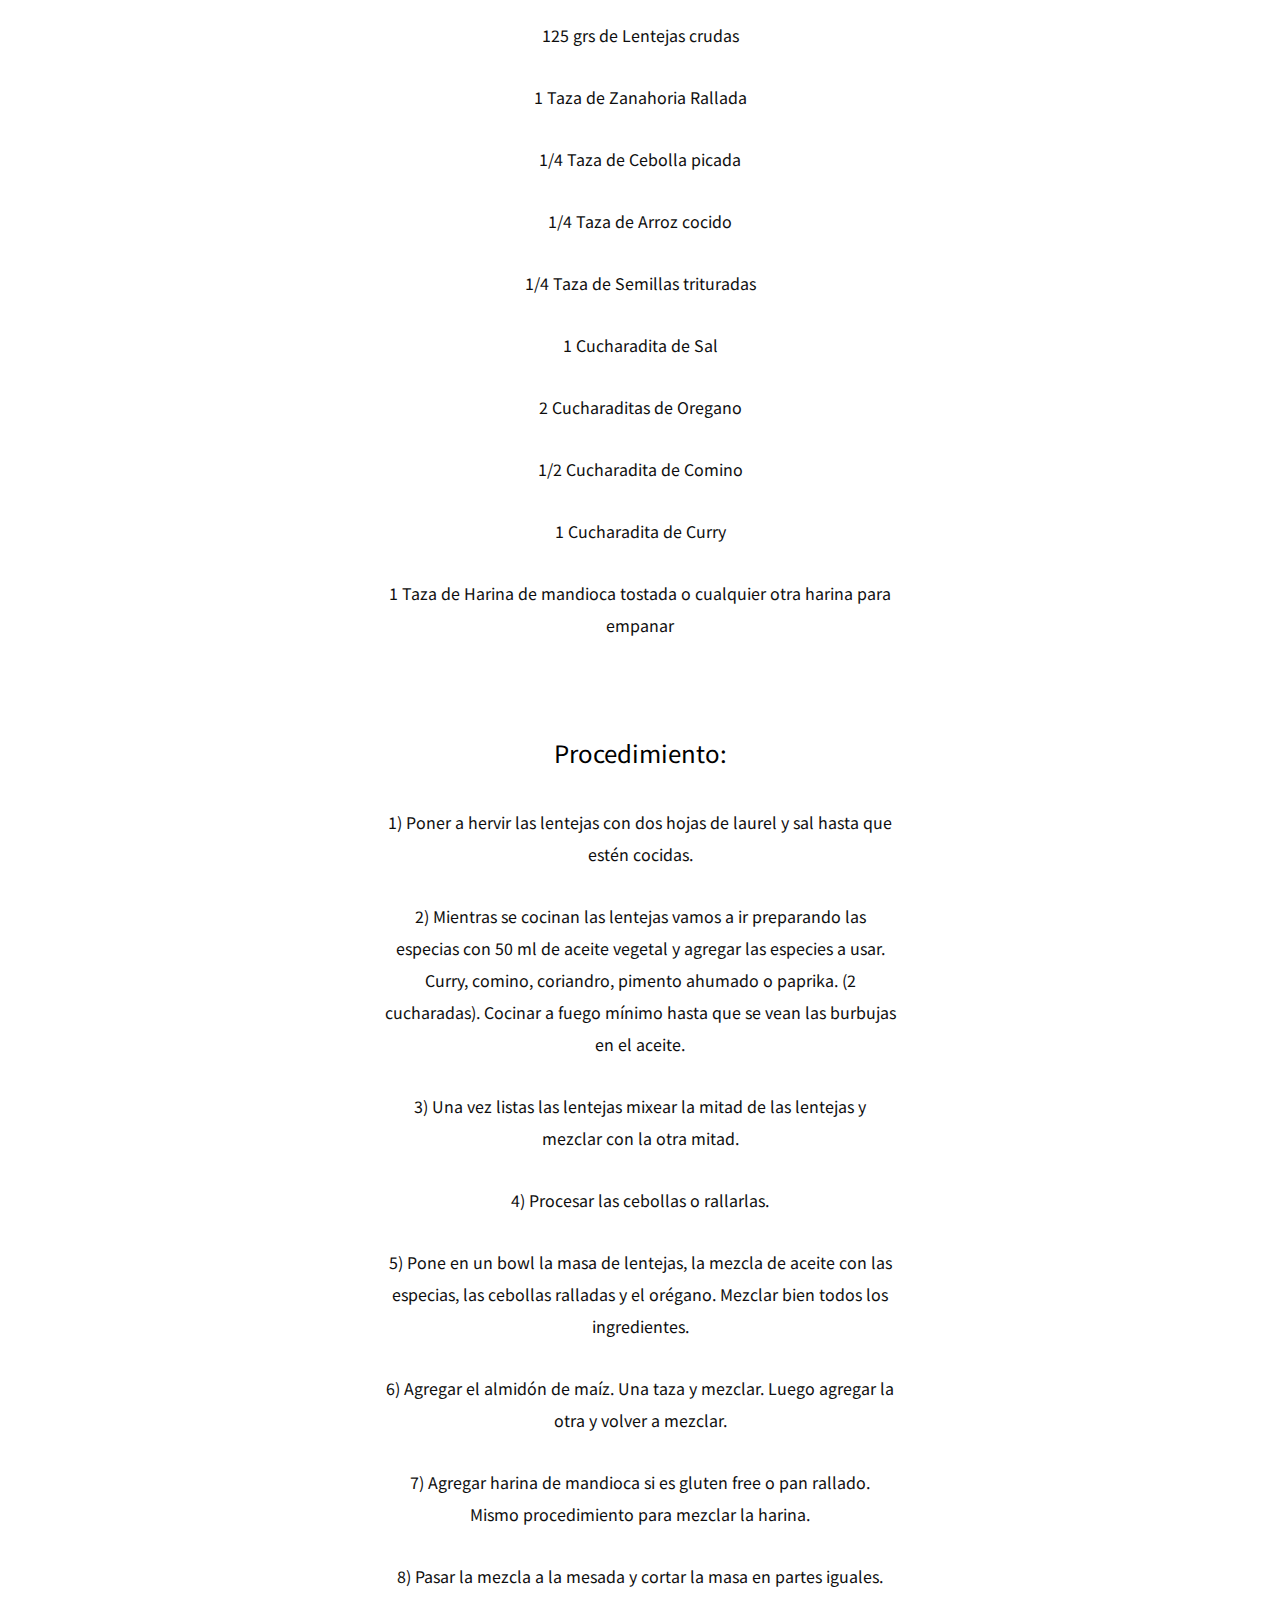
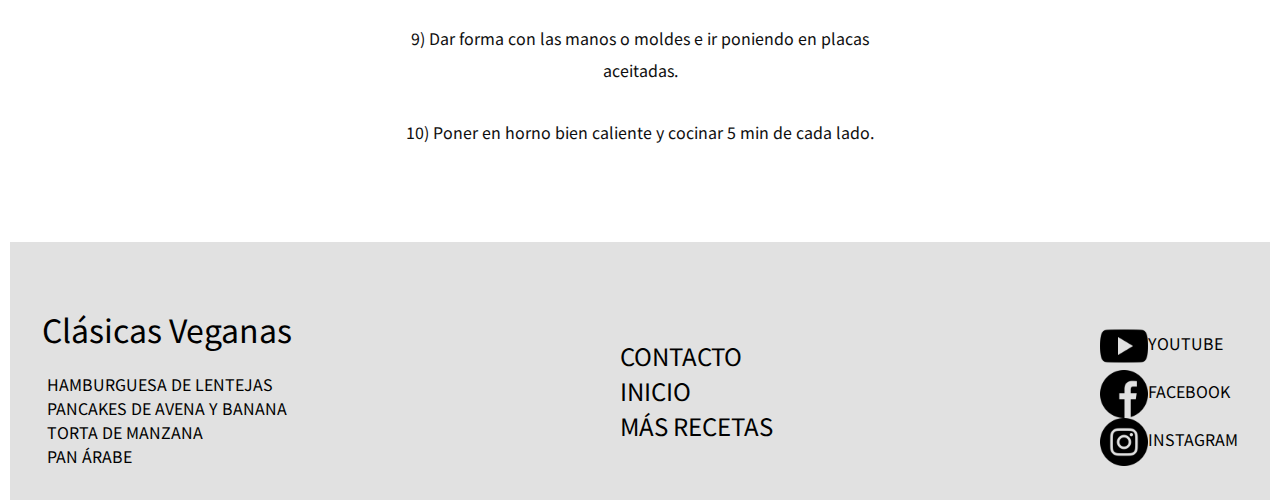
<file: CroquetasDeLentejas.html>
<!DOCTYPE html>
<html lang="en">
<head>
    <meta charset="UTF-8">
    <meta http-equiv="X-UA-Compatible" content="IE=edge">
    <meta name="viewport" content="width=device-width, initial-scale=1.0">
    <title>Recetas de Gri</title>
    <link rel="stylesheet" href="css/style.css">
    <!-- Google Fonts -->
    <link rel="preconnect" href="https://fonts.googleapis.com">
    <link rel="preconnect" href="https://fonts.gstatic.com" crossorigin>
    <link href="https://fonts.googleapis.com/css2?family=Noto+Sans+TC&display=swap" rel="stylesheet">
    <link href="https://fonts.googleapis.com/css2?family=Noto+Sans+TC&family=Poppins:wght@300&display=swap" rel="stylesheet">
    <link href="https://fonts.googleapis.com/css2?family=Nunito+Sans:wght@600&display=swap" rel="stylesheet">

</head>
<body>
    <header class="contenedor-nav">
        <div class="header-imagen">
    
        <img src="img/Logo.png" alt="Logo Recetas de Gri">
    
        </div>
        
        <div class="header-text">
          <a href="index.html">
            <h1>Recetas de Gri</h1>
            <h2>-VEGANAS Y SALUDABLES-</h2>
          </a>
        </div>  
    
       
        <nav class="header-nav">
                <div class="redes-nav">
                <ul>
    
                    <li><a href="https://www.youtube.com/channel/UCU1MvbU90zUl16HPk5J4u0w" class="youtube" target="_blank" rel="noopener noreferrer">
                    <img src="img/youtube.png" alt="youtube"></a>
                    </li> 
                    <li><a href="https://www.facebook.com/pg/recetasdegri/posts/" class="facebook" target="_blank" rel="noopener noreferrer">
                    <img src="img/facebook.png" alt="facebook"></a>
                    </li> 
                    <li><a href="https://www.instagram.com/recetasdegri/?hl=es" class="instagram"target="_blank" rel="noopener noreferrer">
                    <img src="img/instagram.png" alt="instagram" ></a>
                    </li>
                </ul>
        
                <!--  Referencias de los íconos de redes sociales
                 <div>Iconos diseñados por <a href="https://www.flaticon.es/autores/pixel-perfect" title="Pixel perfect">Pixel perfect</a>
                from <a href="https://www.flaticon.es/" title="Flaticon">www.flaticon.es</a></div>
                -->
                </div>
                <div class="nav-menu">
                <ul>
                   <li><a href="index.html">INICIO</a></li>
                   <li><a href="recetas.html">RECETAS</a></li>
                   <li><a href="articulos.html">ARTÍCULOS</a></li>
                   <li><a href="lugares.html">LUGARES</a></li>
                   <li><a href="sobre-mi.html">SOBRE MÍ</a></li>
                </ul>
                </div>
               
        </nav>
        
    </header>

    <section class="receta">

        <div class="receta-foto">
            
            <h2>  CROQUETAS DE LENTEJAS </h2>

            <img src="img/croquetas-lent.jpg" alt="croquetas de lentejas">
        </div>
            <div class="receta-texto">

               <p> ¡Hola! Si te gustan las lentejas... ¡Esta receta te va a encantar! 
               </p>
               <p>
                    Te voy a enseñar cómo hacer estas croquetas veganas de lentejascrocantes por fuera y cremosas por dentro.
                </p> 
                <p> Son saludables, sin gluten, hechas al horno y más que deliciosas. 
                </p> 
                
            </div>  
            <div class="receta-ing">

              <h3> Ingredientes para las Croquetas Veganas </h3> 
             <p>   125 grs de Lentejas crudas </p>
              <p>  1 Taza de Zanahoria Rallada </p>
              <p>  1/4 Taza de Cebolla picada </p>
             <p>   1/4 Taza de Arroz cocido </p>
             <p>   1/4 Taza de Semillas trituradas </p>
              <p>  1 Cucharadita de Sal </p>
              <p> 2 Cucharaditas de Oregano </p> 
              <p> 1/2 Cucharadita de Comino </p> 
              <p>  1 Cucharadita de Curry </p>
              <p>  1 Taza de Harina de mandioca tostada o cualquier otra harina para empanar </p>

            </div>

            <div class="receta-procedimiento">
               <h3>Procedimiento:</h3> 
               <p> 1)	Poner a hervir las lentejas con dos hojas de laurel y sal hasta que estén cocidas.</p>
               <p> 2)	Mientras se cocinan las lentejas vamos a ir preparando las especias con 50 ml de aceite vegetal y agregar las especies a usar. Curry, comino, coriandro, pimento ahumado o paprika. (2 cucharadas). Cocinar a fuego mínimo hasta que se vean las burbujas en el aceite.</p>
               <p> 3)	Una vez listas las lentejas mixear la mitad de las lentejas y mezclar con la otra mitad.</p>
               <p> 4)	Procesar las cebollas o rallarlas.</p>
               <p> 5)	Pone en un bowl la masa de lentejas, la mezcla de aceite con las especias, las cebollas ralladas y el orégano. Mezclar bien todos los ingredientes.</p>
               <p> 6)	Agregar el almidón de maíz. Una taza y mezclar. Luego agregar la otra y volver a mezclar.</p>
               <p> 7)	Agregar harina de mandioca si es gluten free o pan rallado. Mismo procedimiento para mezclar la harina.</p>
               <p> 8)	Pasar la mezcla a la mesada y cortar la masa en partes iguales.</p>
               <p> 9)	Dar forma con las manos o moldes e ir poniendo en placas aceitadas.</p>
               <p> 10)	Poner en horno bien caliente y cocinar 5 min de cada lado.</p>
                
            </div>

            

    </section>
    <footer class="container-footer">
        
      <div class="columna-1">
          <h3>Clásicas Veganas</h3>
          <ul>
              <li> <a href="HamburguesaLenteja.html"> HAMBURGUESA DE LENTEJAS</a> </li>
              <li> <a href="PancakeAvena.html">PANCAKES DE AVENA Y BANANA</a> </li>
              <li> <a href="TortaManzana.html">TORTA DE MANZANA</a> </li>
              <li> <a href="PanArabe.html">PAN ÁRABE</a> </li>
          </ul>
      </div>
      <div class="columna-2">
          <ul>
          <li><a href="sobre-mi.html">CONTACTO</a></li>
          <li><a href="index.html">INICIO</a></li>
          <li><a href="recetas.html">MÁS RECETAS</a></li>
          </ul>
      </div>
      <div class="columna-3">
          <ul>

              <li><a href="https://www.youtube.com/channel/UCU1MvbU90zUl16HPk5J4u0w" class="youtube" target="_blank" rel="noopener noreferrer">
              <img src="img/youtube.png" alt="Youtube">YOUTUBE</a>
              </li> 
              <li><a href="https://www.facebook.com/pg/recetasdegri/posts/" class="facebook" target="_blank" rel="noopener noreferrer">
              <img src="img/facebook.png" alt="Facebook">FACEBOOK</a>
              </li> 
              <li><a href="https://www.instagram.com/recetasdegri/?hl=es" class="instagram" target="_blank" rel="noopener noreferrer">
              <img src="img/instagram.png" alt="Instagram" >INSTAGRAM</a>
              </li>
          </ul>
  
          <!--  Referencias de los íconos de redes sociales
           <div>Iconos diseñados por <a href="https://www.flaticon.es/autores/pixel-perfect" title="Pixel perfect">Pixel perfect</a>
          from <a href="https://www.flaticon.es/" title="Flaticon">www.flaticon.es</a></div>
          -->
      </div>
  
 
     
</footer>
           
    
</body>
</html>
</file>
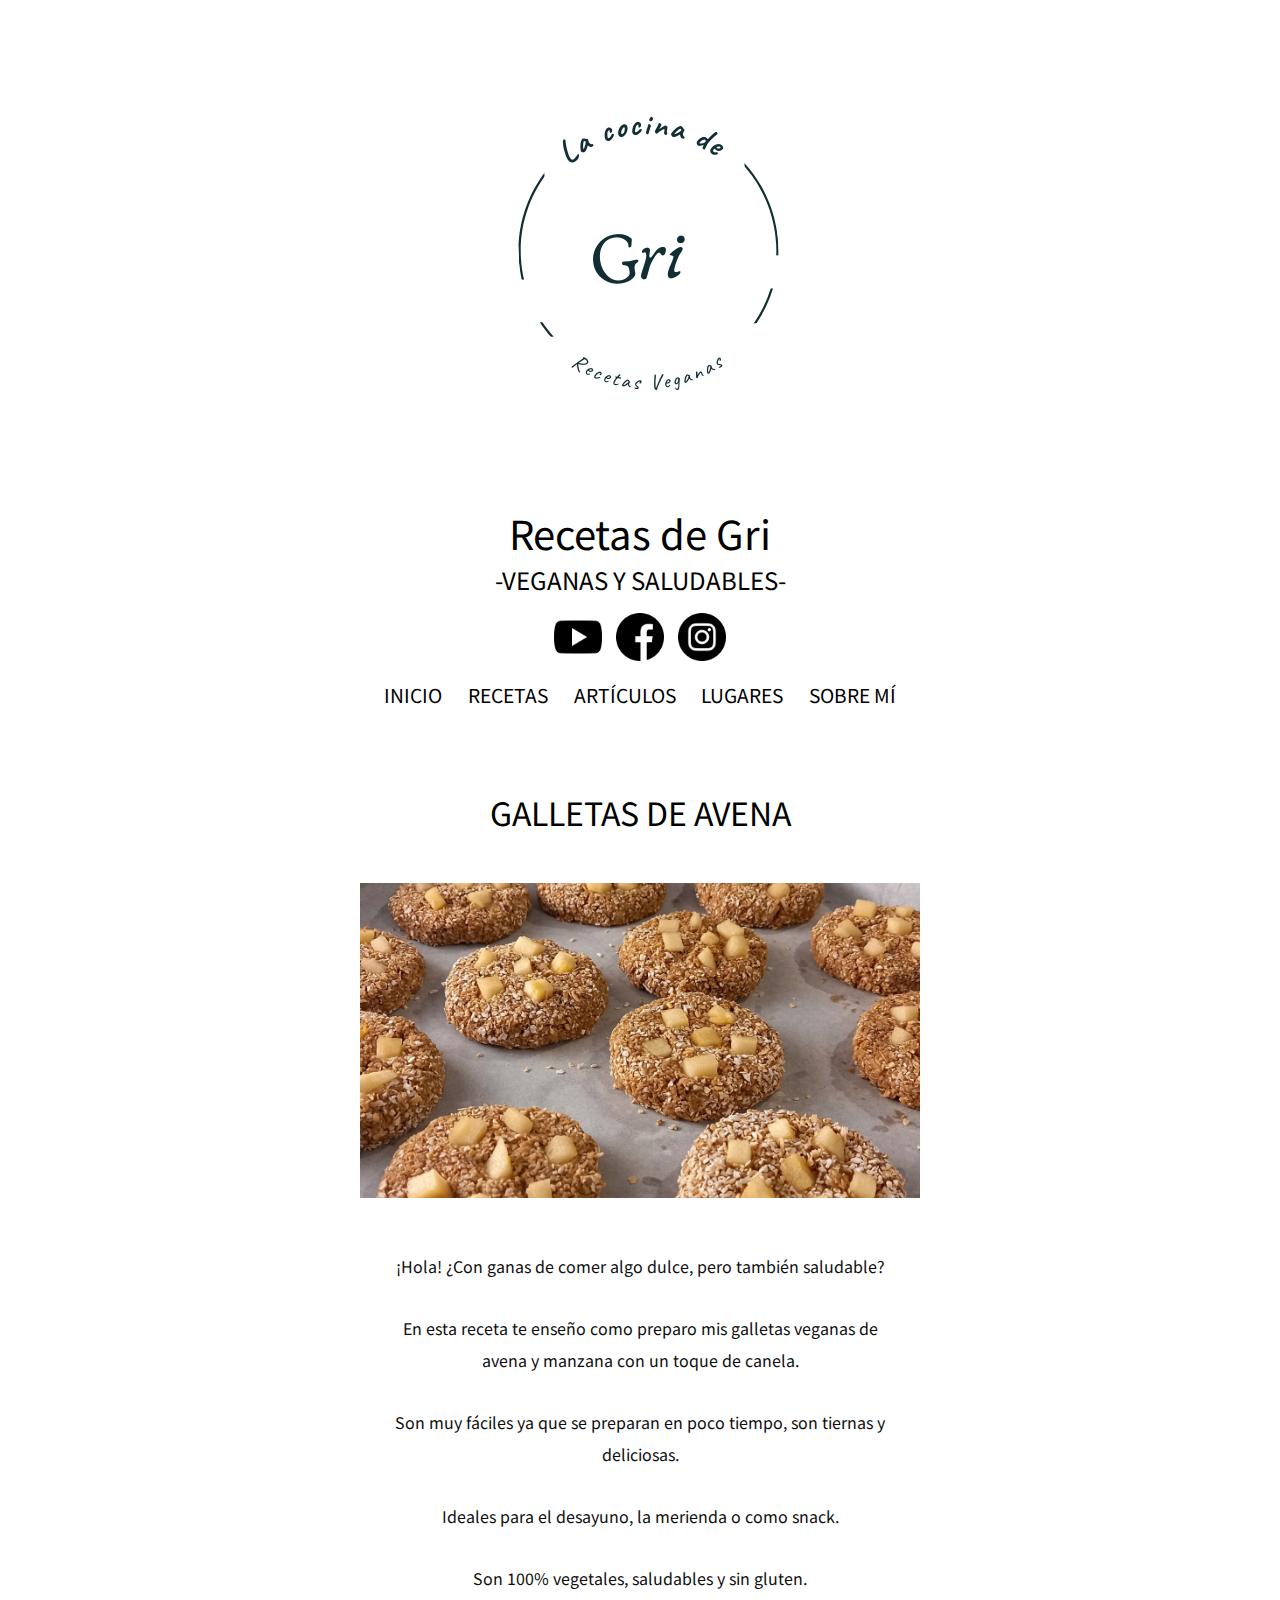
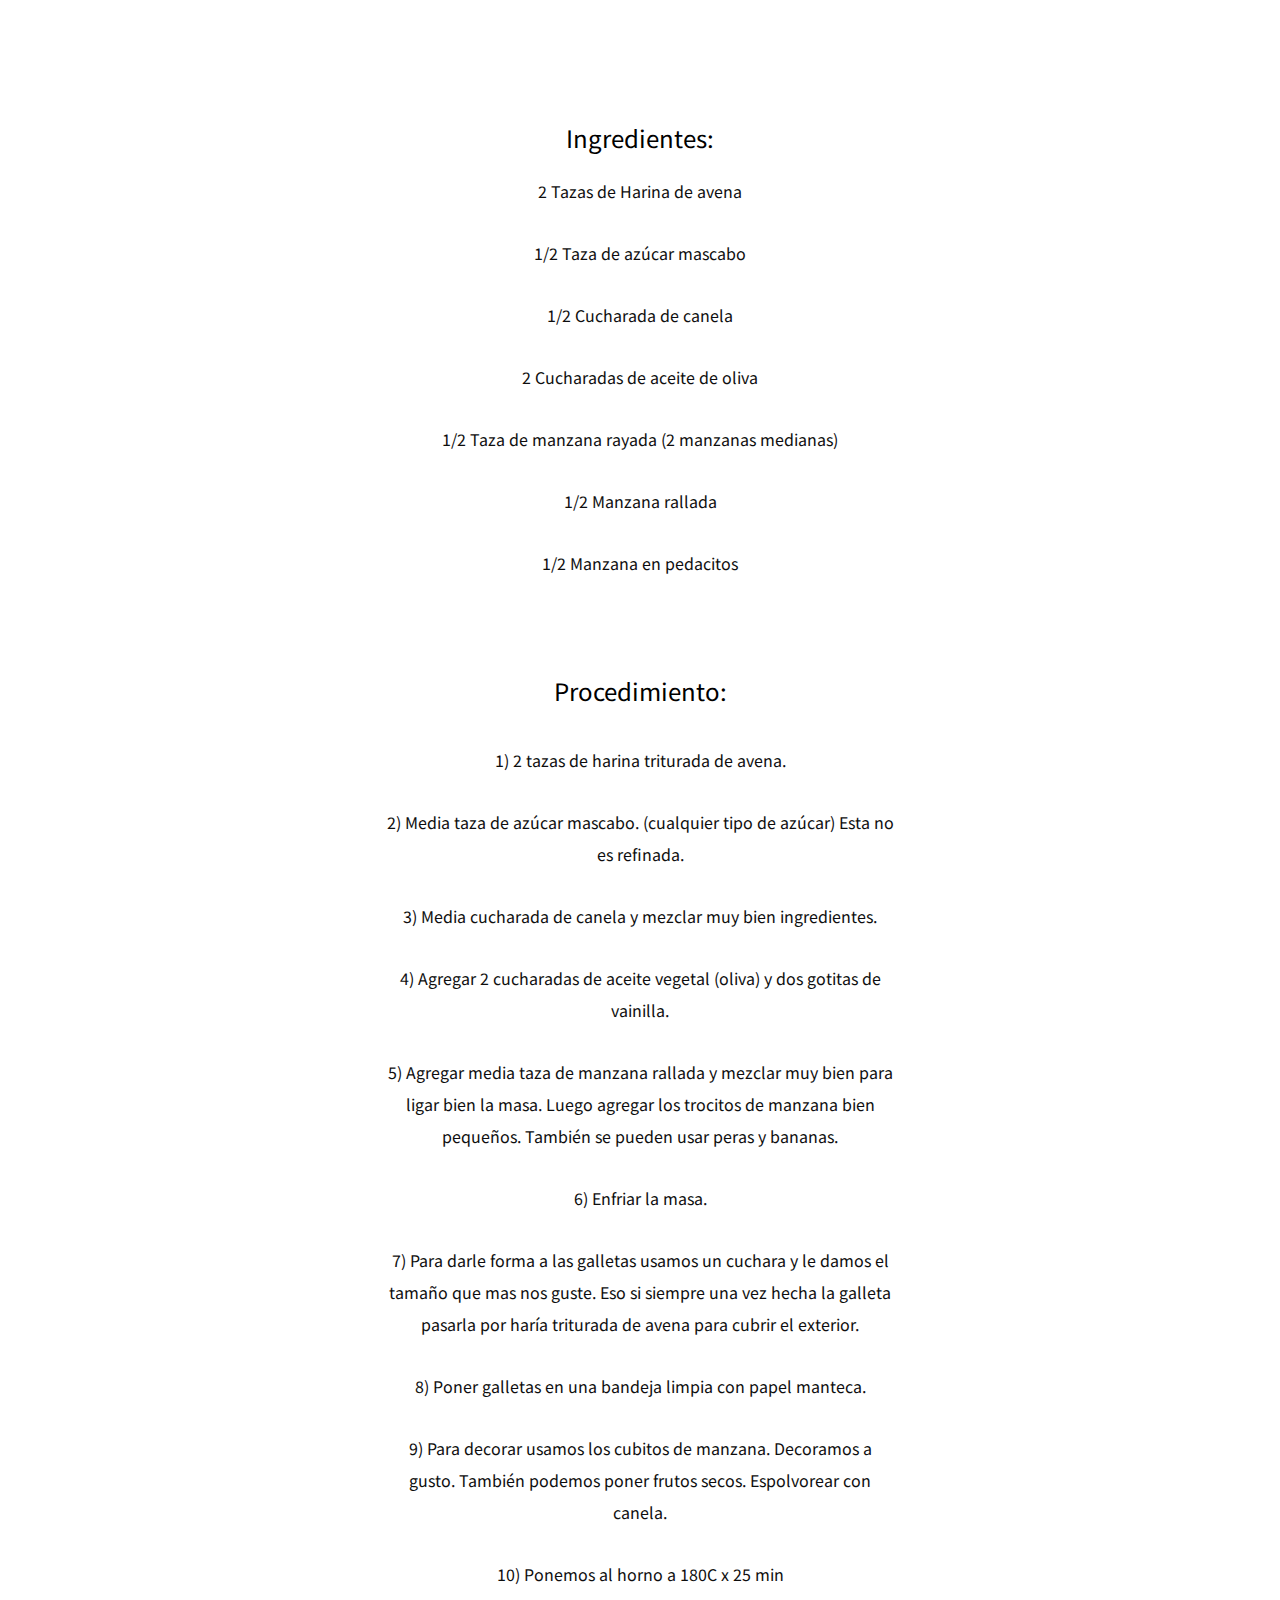
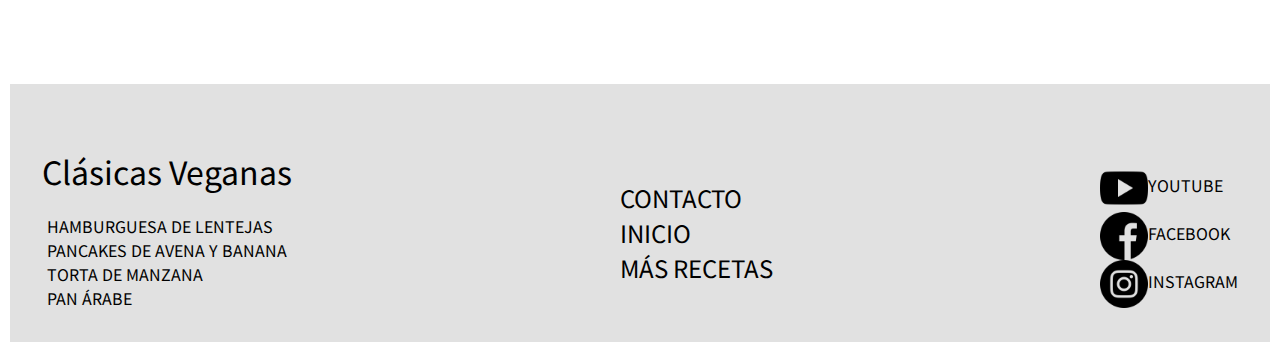
<file: GalletasDeAvena.html>
<!DOCTYPE html>
<html lang="en">
<head>
    <meta charset="UTF-8">
    <meta http-equiv="X-UA-Compatible" content="IE=edge">
    <meta name="viewport" content="width=device-width, initial-scale=1.0">
    <title>Recetas de Gri</title>
    <link rel="stylesheet" href="css/style.css">
    <!-- Google Fonts -->
    <link rel="preconnect" href="https://fonts.googleapis.com">
    <link rel="preconnect" href="https://fonts.gstatic.com" crossorigin>
    <link href="https://fonts.googleapis.com/css2?family=Noto+Sans+TC&display=swap" rel="stylesheet">
    <link href="https://fonts.googleapis.com/css2?family=Noto+Sans+TC&family=Poppins:wght@300&display=swap" rel="stylesheet">
    <link href="https://fonts.googleapis.com/css2?family=Nunito+Sans:wght@600&display=swap" rel="stylesheet">

</head>
<body>
    <header class="contenedor-nav">
        <div class="header-imagen">
    
        <img src="img/Logo.png" alt="Logo Recetas de Gri">
    
        </div>
        
        <div class="header-text">
          <a href="index.html">
            <h1>Recetas de Gri</h1>
            <h2>-VEGANAS Y SALUDABLES-</h2>
          </a>
        </div>  
    
       
        <nav class="header-nav">
                <div class="redes-nav">
                <ul>
    
                    <li><a href="https://www.youtube.com/channel/UCU1MvbU90zUl16HPk5J4u0w" class="youtube" target="_blank" rel="noopener noreferrer">
                    <img src="img/youtube.png" alt="youtube"></a>
                    </li> 
                    <li><a href="https://www.facebook.com/pg/recetasdegri/posts/" class="facebook" target="_blank" rel="noopener noreferrer">
                    <img src="img/facebook.png" alt="facebook"></a>
                    </li> 
                    <li><a href="https://www.instagram.com/recetasdegri/?hl=es" class="instagram"target="_blank" rel="noopener noreferrer">
                    <img src="img/instagram.png" alt="instagram" ></a>
                    </li>
                </ul>
        
                <!--  Referencias de los íconos de redes sociales
                 <div>Iconos diseñados por <a href="https://www.flaticon.es/autores/pixel-perfect" title="Pixel perfect">Pixel perfect</a>
                from <a href="https://www.flaticon.es/" title="Flaticon">www.flaticon.es</a></div>
                -->
                </div>
                <div class="nav-menu">
                <ul>
                   <li><a href="index.html">INICIO</a></li>
                   <li><a href="recetas.html">RECETAS</a></li>
                   <li><a href="articulos.html">ARTÍCULOS</a></li>
                   <li><a href="lugares.html">LUGARES</a></li>
                   <li><a href="sobre-mi.html">SOBRE MÍ</a></li>
                </ul>
                </div>
               
        </nav>
        
    </header>


    <section class="receta">

        <div class="receta-foto">
        
                <h2>
                    GALLETAS DE AVENA
                </h2>
    
                <img src="img/galleta-avena.jpg" alt="galletas veganas" >   
        </div>
        <div class="receta-texto">
                <p>
                    ¡Hola! ¿Con ganas de comer algo dulce, pero también saludable? 
                </p> 
                <p>
                    En esta receta te enseño como preparo mis galletas veganas de avena y manzana con un toque de canela.
                </p> 
                <p> 
                    Son muy fáciles ya que se preparan en poco tiempo, son tiernas y deliciosas.
                </p> 
                <p> 
                    Ideales para el desayuno, la merienda o como snack. 
                </p> 
                <p>
                    Son 100% vegetales, saludables y sin gluten.
                </p>
        </div> 
        <div class="receta-ing">     
               <h3> Ingredientes: </h3>
               <p> 2 Tazas de Harina de avena </p>
               <p> 1/2 Taza de azúcar mascabo </p>
               <p> 1/2 Cucharada de canela </p>
               <p> 2 Cucharadas de aceite de oliva </p>
               <p> 1/2 Taza de manzana rayada (2 manzanas medianas) </p>
               <p> 1/2 Manzana rallada </p>
               <p> 1/2 Manzana en pedacitos </p>
                
        </div>
        <div class="receta-procedimiento">
           <h3> Procedimiento: </h3>
                <p> 1)	2 tazas de harina triturada de avena. </p>
                <p> 2)	Media taza de azúcar mascabo. (cualquier tipo de azúcar) Esta no es refinada. </p> 
                <p>    3)	Media cucharada de canela y mezclar muy bien ingredientes.</p>
                <p>    4)	Agregar 2 cucharadas de aceite vegetal (oliva) y dos gotitas de vainilla.</p>
                <p>    5)	Agregar media taza de manzana rallada y mezclar muy bien para ligar bien la masa. Luego agregar los trocitos de manzana bien pequeños. También se pueden usar peras y bananas.</p>
                <p>   6)	Enfriar la masa.</p>
                <p>   7)	Para darle forma a las galletas usamos un cuchara y le damos el tamaño que mas nos guste. Eso si siempre una vez hecha la galleta pasarla por haría triturada de avena para cubrir el exterior.</p>
                <p>   8)	Poner galletas en una bandeja limpia con papel manteca.</p>
                <p>    9)	Para decorar usamos los cubitos de manzana. Decoramos a gusto. También podemos poner frutos secos. Espolvorear con canela.</p>
                <p>   10)	Ponemos al horno a 180C x 25 min</p>


        </div>
    </section>
    <footer class="container-footer">
        
        <div class="columna-1">
            <h3>Clásicas Veganas</h3>
            <ul>
                <li> <a href="HamburguesaLenteja.html"> HAMBURGUESA DE LENTEJAS</a> </li>
                <li> <a href="PancakeAvena.html">PANCAKES DE AVENA Y BANANA</a> </li>
                <li> <a href="TortaManzana.html">TORTA DE MANZANA</a> </li>
                <li> <a href="PanArabe.html">PAN ÁRABE</a> </li>
            </ul>
        </div>
        <div class="columna-2">
            <ul>
            <li><a href="sobre-mi.html">CONTACTO</a></li>
            <li><a href="index.html">INICIO</a></li>
            <li><a href="recetas.html">MÁS RECETAS</a></li>
            </ul>
        </div>
        <div class="columna-3">
            <ul>
  
                <li><a href="https://www.youtube.com/channel/UCU1MvbU90zUl16HPk5J4u0w" class="youtube" target="_blank" rel="noopener noreferrer">
                <img src="img/youtube.png" alt="Youtube">YOUTUBE</a>
                </li> 
                <li><a href="https://www.facebook.com/pg/recetasdegri/posts/" class="facebook" target="_blank" rel="noopener noreferrer">
                <img src="img/facebook.png" alt="Facebook">FACEBOOK</a>
                </li> 
                <li><a href="https://www.instagram.com/recetasdegri/?hl=es" class="instagram" target="_blank" rel="noopener noreferrer">
                <img src="img/instagram.png" alt="Instagram" >INSTAGRAM</a>
                </li>
            </ul>
    
            <!--  Referencias de los íconos de redes sociales
             <div>Iconos diseñados por <a href="https://www.flaticon.es/autores/pixel-perfect" title="Pixel perfect">Pixel perfect</a>
            from <a href="https://www.flaticon.es/" title="Flaticon">www.flaticon.es</a></div>
            -->
        </div>
    
   
       
  </footer>
    
</body>
</html>
</file>
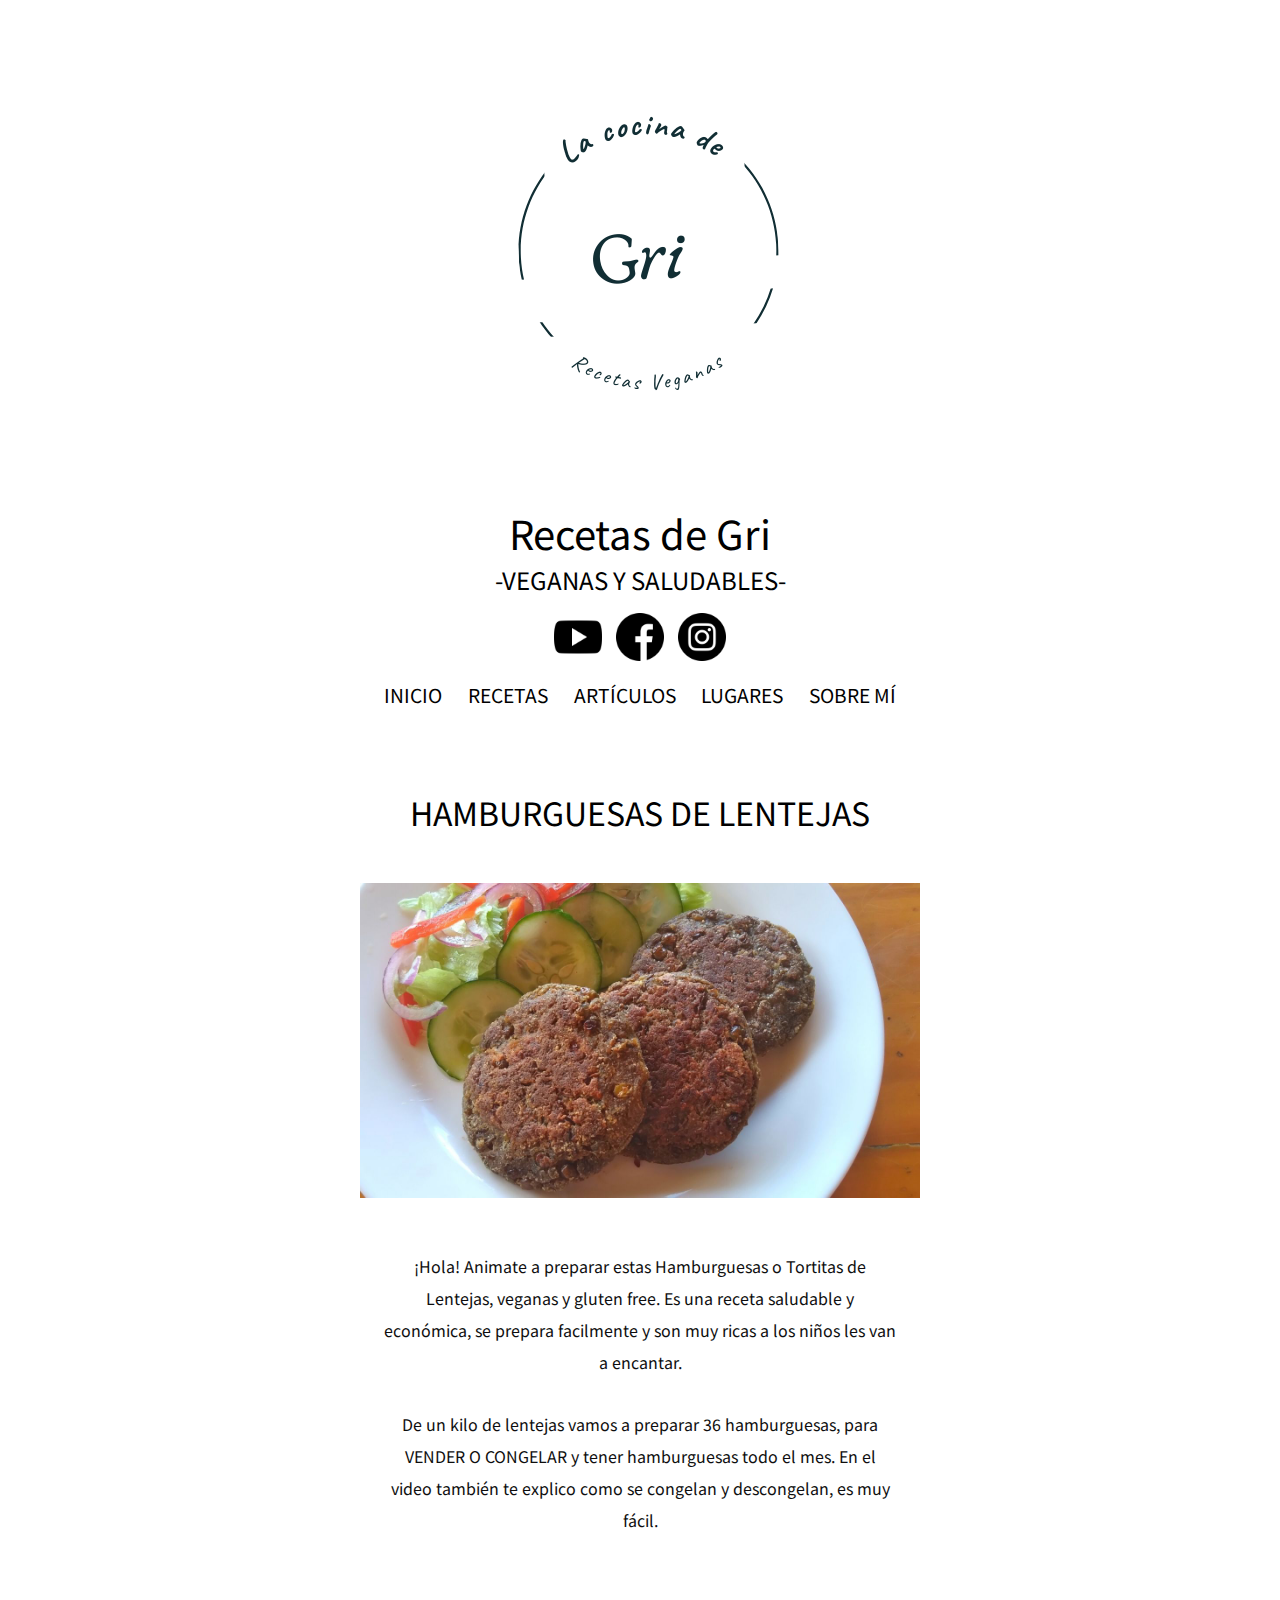
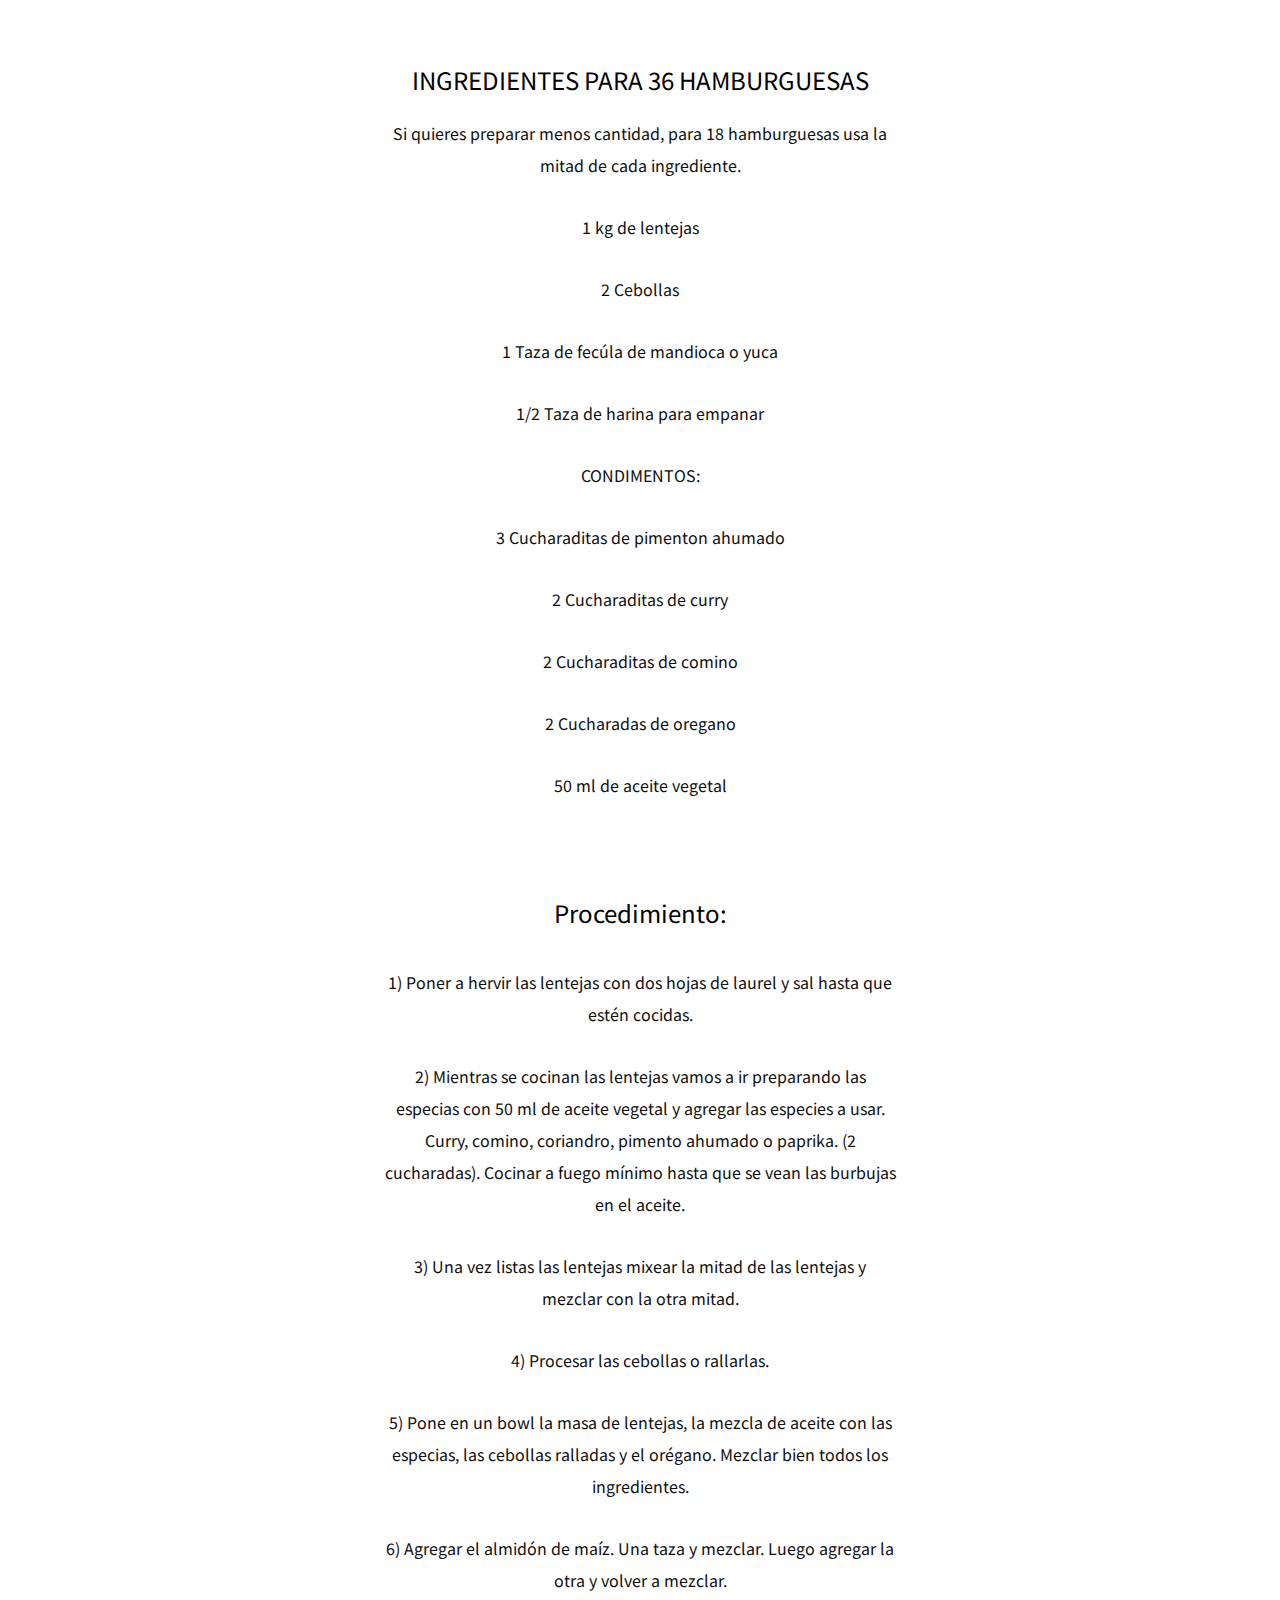
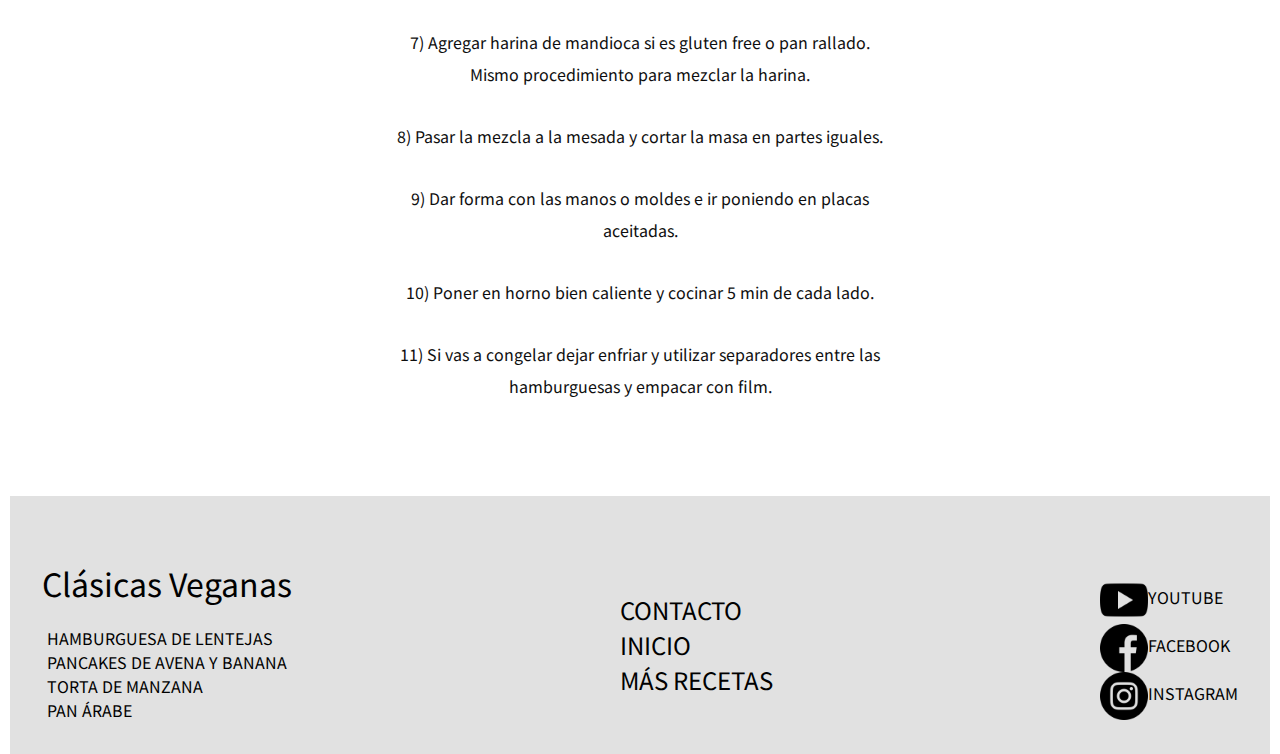
<file: HamburguesaLenteja.html>
<!DOCTYPE html>
<html lang="en">
<head>
    <meta charset="UTF-8">
    <meta http-equiv="X-UA-Compatible" content="IE=edge">
    <meta name="viewport" content="width=device-width, initial-scale=1.0">
    <title>Recetas de Gri</title>
    <link rel="stylesheet" href="css/style.css">
    <!-- Google Fonts -->
    <link rel="preconnect" href="https://fonts.googleapis.com">
    <link rel="preconnect" href="https://fonts.gstatic.com" crossorigin>
    <link href="https://fonts.googleapis.com/css2?family=Noto+Sans+TC&display=swap" rel="stylesheet">
    <link href="https://fonts.googleapis.com/css2?family=Noto+Sans+TC&family=Poppins:wght@300&display=swap" rel="stylesheet">
    <link href="https://fonts.googleapis.com/css2?family=Nunito+Sans:wght@600&display=swap" rel="stylesheet">

</head>
<body>
    <header class="contenedor-nav">
        <div class="header-imagen">
    
        <img src="img/Logo.png" alt="Logo Recetas de Gri">
    
        </div>
        
        <div class="header-text">
          <a href="index.html">
            <h1>Recetas de Gri</h1>
            <h2>-VEGANAS Y SALUDABLES-</h2>
          </a>
        </div>  
    
       
        <nav class="header-nav">
                <div class="redes-nav">
                <ul>
    
                    <li><a href="https://www.youtube.com/channel/UCU1MvbU90zUl16HPk5J4u0w" class="youtube" target="_blank" rel="noopener noreferrer">
                    <img src="img/youtube.png" alt="youtube"></a>
                    </li> 
                    <li><a href="https://www.facebook.com/pg/recetasdegri/posts/" class="facebook" target="_blank" rel="noopener noreferrer">
                    <img src="img/facebook.png" alt="facebook"></a>
                    </li> 
                    <li><a href="https://www.instagram.com/recetasdegri/?hl=es" class="instagram"target="_blank" rel="noopener noreferrer">
                    <img src="img/instagram.png" alt="instagram" ></a>
                    </li>
                </ul>
        
                <!--  Referencias de los íconos de redes sociales
                 <div>Iconos diseñados por <a href="https://www.flaticon.es/autores/pixel-perfect" title="Pixel perfect">Pixel perfect</a>
                from <a href="https://www.flaticon.es/" title="Flaticon">www.flaticon.es</a></div>
                -->
                </div>
                <div class="nav-menu">
                <ul>
                   <li><a href="index.html">INICIO</a></li>
                   <li><a href="recetas.html">RECETAS</a></li>
                   <li><a href="articulos.html">ARTÍCULOS</a></li>
                   <li><a href="lugares.html">LUGARES</a></li>
                   <li><a href="sobre-mi.html">SOBRE MÍ</a></li>
                </ul>
                </div>
               
        </nav>
        
    </header>

    <section class="receta">

        <div class="receta-foto">
            
            <h2>  HAMBURGUESAS DE LENTEJAS </h2>

            <img src="img/hambur-lenteja.jpg" alt="hamburguesas de lentejas">
        </div>    
            <div class="receta-texto">

               <p>¡Hola! Animate a preparar estas Hamburguesas o Tortitas de Lentejas, veganas y gluten free. Es una receta saludable y económica, se prepara facilmente y son muy ricas a los niños les van a encantar. </p> 
               <p>De un kilo de lentejas vamos a preparar 36 hamburguesas, para VENDER O CONGELAR y tener hamburguesas todo el mes. En el video también te explico como se congelan y descongelan, es muy fácil.</p> 
            </div>              
                        <div class="receta-ing">
            
                           <h3> INGREDIENTES PARA 36 HAMBURGUESAS </h3>
                            <p> Si quieres preparar menos cantidad, 
                            para 18 hamburguesas usa la mitad de cada ingrediente.</p> 

                            <p> 1 kg de lentejas</p> 
                            <p> 2 Cebollas</p> 
                            <p> 1 Taza de fecúla de mandioca o yuca </p> 
                            <p>1/2 Taza de harina para empanar</p> 
                            <p>CONDIMENTOS: </p> 
                            <p>3 Cucharaditas de pimenton ahumado</p> 
                            <p>2 Cucharaditas de curry </p> 
                            <p>2 Cucharaditas de comino </p> 
                            <p>2 Cucharadas de oregano</p> 
                            <p>50 ml de aceite vegetal</p> 
                        </div>
            
                        <div class="receta-procedimiento">
                           <h3>Procedimiento:</h3> 
                            <p>  1)	Poner a hervir las lentejas con dos hojas de laurel y sal hasta que estén cocidas.</p>  
                            <p>     2)	Mientras se cocinan las lentejas vamos a ir preparando las especias con 50 ml de aceite vegetal y agregar las especies a usar. Curry, comino, coriandro, pimento ahumado o paprika. (2 cucharadas). Cocinar a fuego mínimo hasta que se vean las burbujas en el aceite.</p>  
                            <p>     3)	Una vez listas las lentejas mixear la mitad de las lentejas y mezclar con la otra mitad.</p>  
                            <p>     4)	Procesar las cebollas o rallarlas.</p>  
                            <p>     5)	Pone en un bowl la masa de lentejas, la mezcla de aceite con las especias, las cebollas ralladas y el orégano. Mezclar bien todos los ingredientes.</p>  
                            <p>     6)	Agregar el almidón de maíz. Una taza y mezclar. Luego agregar la otra y volver a mezclar.</p>  
                            <p>     7)	Agregar harina de mandioca si es gluten free o pan rallado. Mismo procedimiento para mezclar la harina.</p>  
                            <p>     8)	Pasar la mezcla a la mesada y cortar la masa en partes iguales.</p>  
                            <p>     9)	Dar forma con las manos o moldes e ir poniendo en placas aceitadas.</p>  
                            <p>     10)	Poner en horno bien caliente y cocinar 5 min de cada lado.</p>  
                            <p>     11)	Si vas a congelar dejar enfriar y utilizar separadores entre las hamburguesas y empacar con film.</p>  

                        </div>
            
                        
            
    </section>
        
    <footer class="container-footer">
        
        <div class="columna-1">
            <h3>Clásicas Veganas</h3>
            <ul>
                <li> <a href="HamburguesaLenteja.html"> HAMBURGUESA DE LENTEJAS</a> </li>
                <li> <a href="PancakeAvena.html">PANCAKES DE AVENA Y BANANA</a> </li>
                <li> <a href="TortaManzana.html">TORTA DE MANZANA</a> </li>
                <li> <a href="PanArabe.html">PAN ÁRABE</a> </li>
            </ul>
        </div>
        <div class="columna-2">
            <ul>
            <li><a href="sobre-mi.html">CONTACTO</a></li>
            <li><a href="index.html">INICIO</a></li>
            <li><a href="recetas.html">MÁS RECETAS</a></li>
            </ul>
        </div>
        <div class="columna-3">
            <ul>
  
                <li><a href="https://www.youtube.com/channel/UCU1MvbU90zUl16HPk5J4u0w" class="youtube" target="_blank" rel="noopener noreferrer">
                <img src="img/youtube.png" alt="Youtube">YOUTUBE</a>
                </li> 
                <li><a href="https://www.facebook.com/pg/recetasdegri/posts/" class="facebook" target="_blank" rel="noopener noreferrer">
                <img src="img/facebook.png" alt="Facebook">FACEBOOK</a>
                </li> 
                <li><a href="https://www.instagram.com/recetasdegri/?hl=es" class="instagram" target="_blank" rel="noopener noreferrer">
                <img src="img/instagram.png" alt="Instagram" >INSTAGRAM</a>
                </li>
            </ul>
    
            <!--  Referencias de los íconos de redes sociales
             <div>Iconos diseñados por <a href="https://www.flaticon.es/autores/pixel-perfect" title="Pixel perfect">Pixel perfect</a>
            from <a href="https://www.flaticon.es/" title="Flaticon">www.flaticon.es</a></div>
            -->
        </div>
    
   
       
  </footer>
           
    
</body>

</html>
</file>
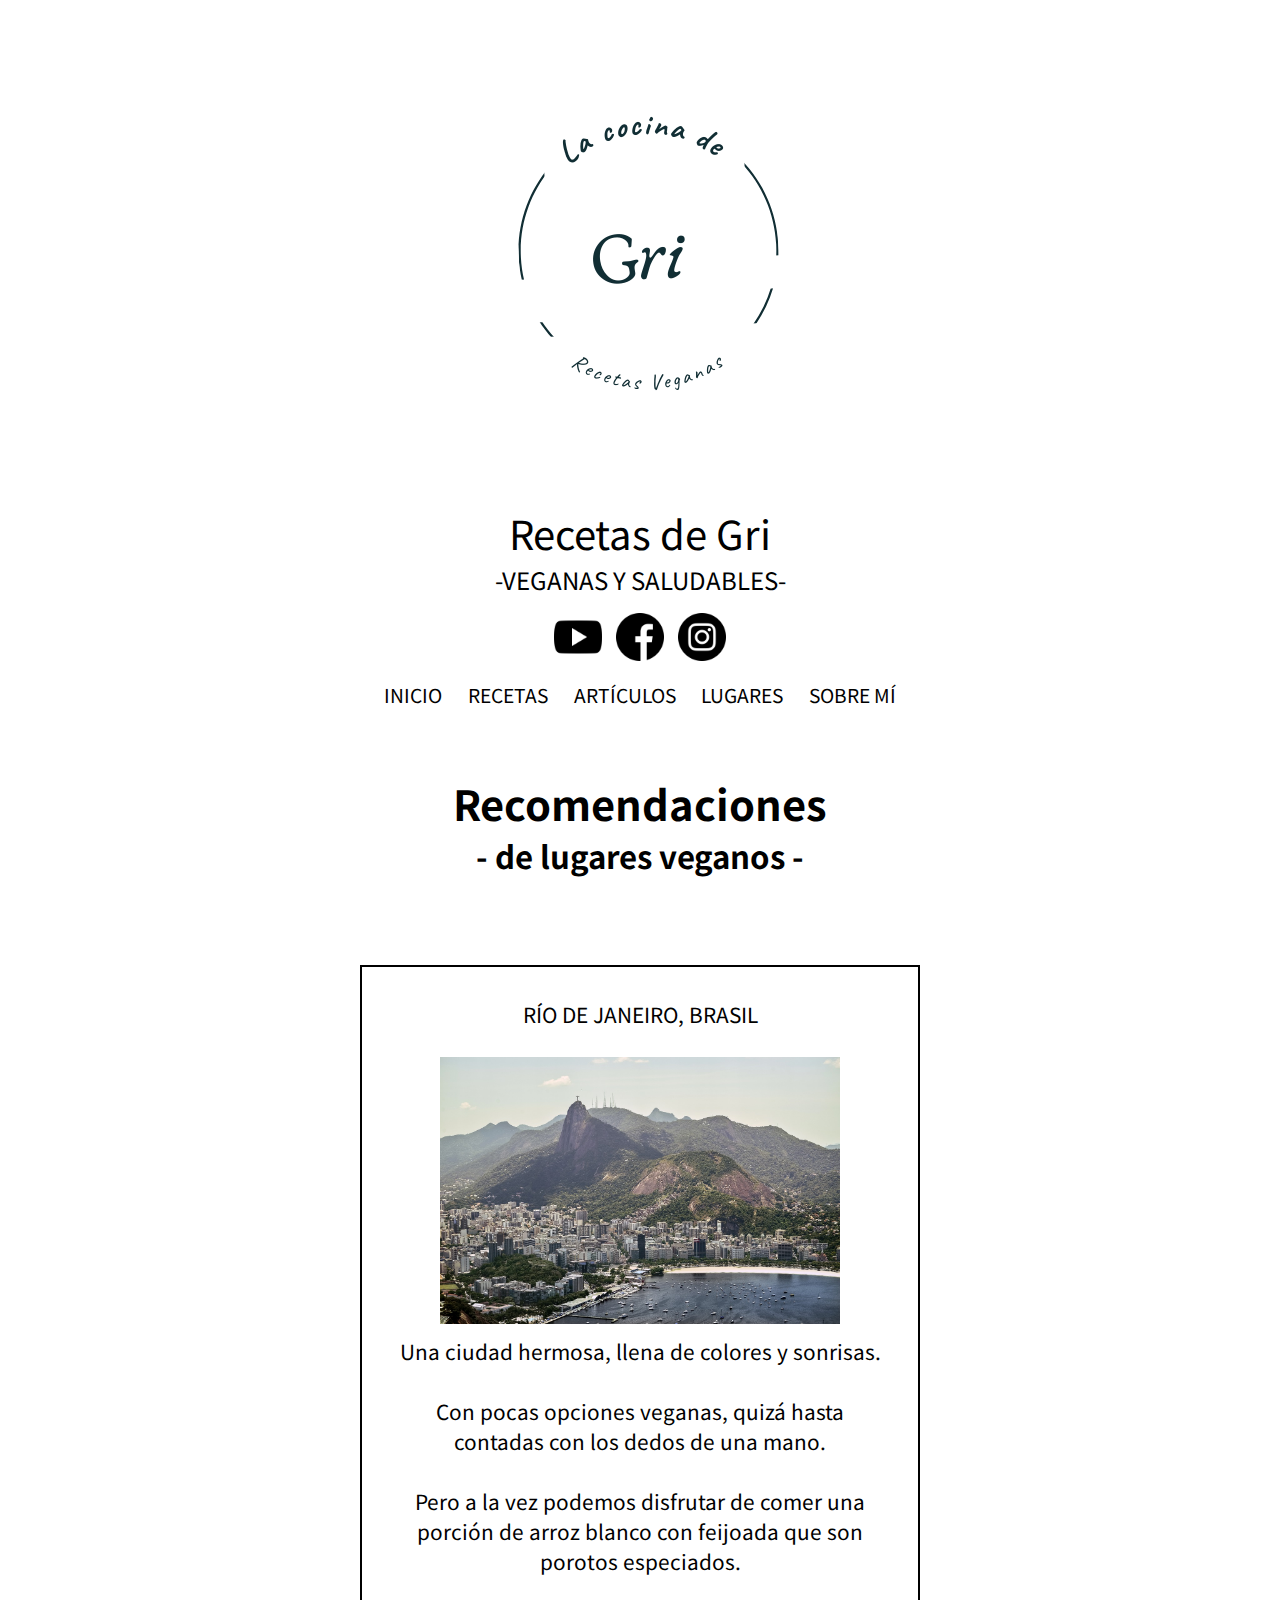
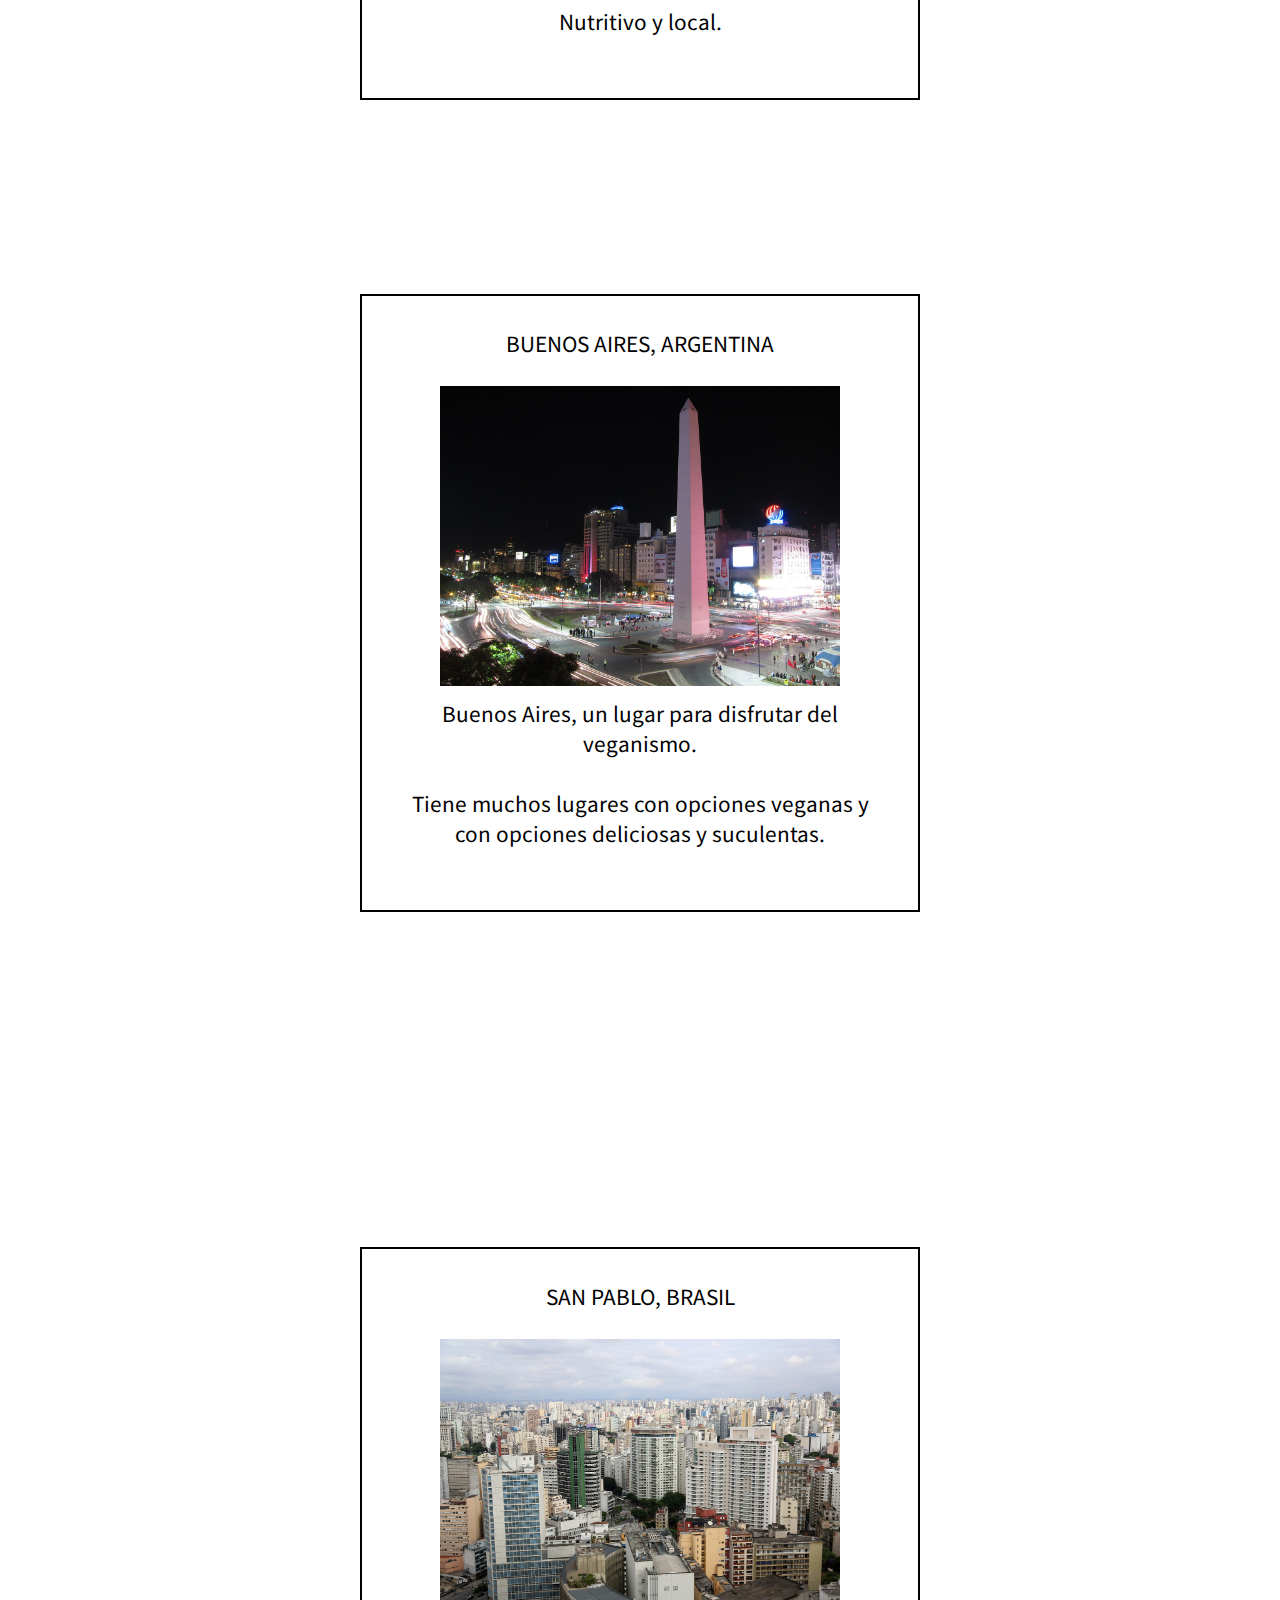
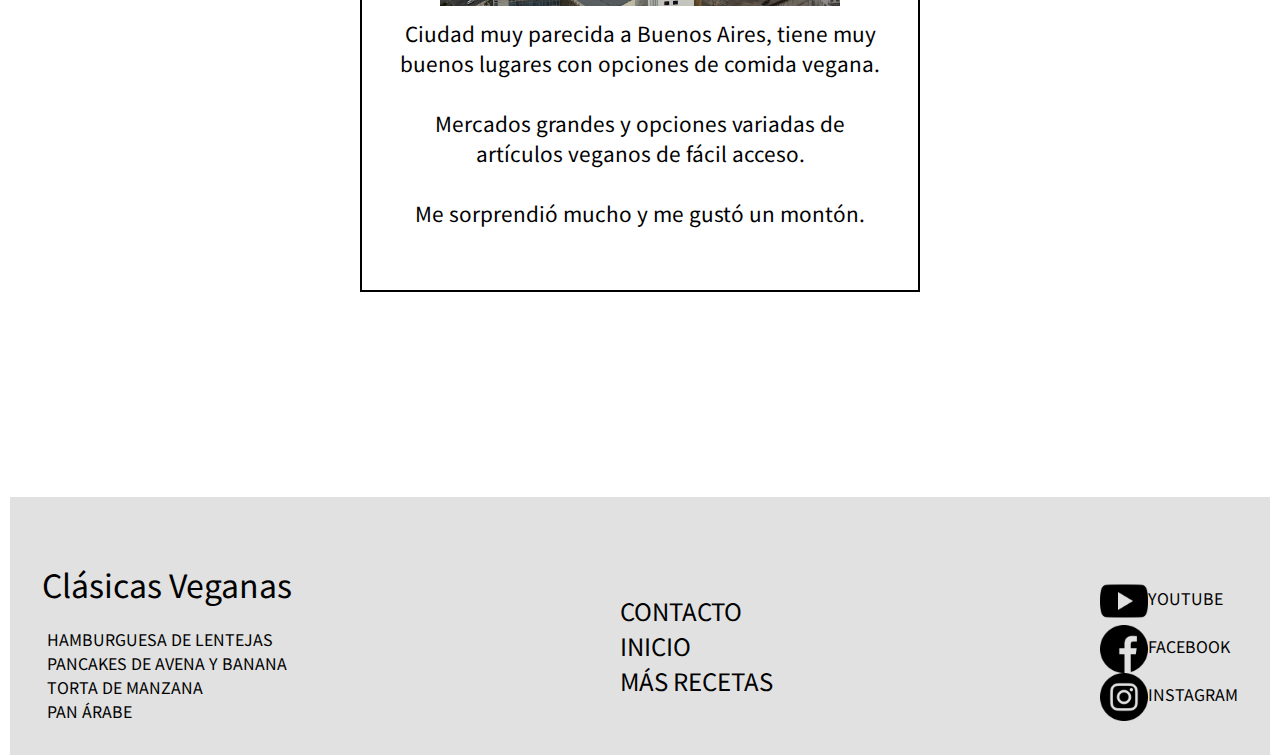
<file: lugares.html>
<!DOCTYPE html>
<html lang="en">
<head>
    <meta charset="UTF-8">
    <meta http-equiv="X-UA-Compatible" content="IE=edge">
    <meta name="viewport" content="width=device-width, initial-scale=1.0">
    <title>Lugares</title>
    <link rel="stylesheet" href="css/style.css">
    <!-- Google Fonts -->
    <link rel="preconnect" href="https://fonts.googleapis.com">
    <link rel="preconnect" href="https://fonts.gstatic.com" crossorigin>
    <link href="https://fonts.googleapis.com/css2?family=Noto+Sans+TC&display=swap" rel="stylesheet">
    <link href="https://fonts.googleapis.com/css2?family=Noto+Sans+TC&family=Poppins:wght@300&display=swap" rel="stylesheet">
    <link href="https://fonts.googleapis.com/css2?family=Nunito+Sans:wght@600&display=swap" rel="stylesheet">

</head>
<body>
    <header class="contenedor-nav">
        <div class="header-imagen">
    
        <img src="img/Logo.png" alt="Logo Recetas de Gri">
    
        </div>
        
        <div class="header-text">
          <a href="index.html">
            <h1>Recetas de Gri</h1>
            <h2>-VEGANAS Y SALUDABLES-</h2>
          </a>
        </div>  
    
       
        <nav class="header-nav">
                <div class="redes-nav">
                <ul>
    
                    <li><a href="https://www.youtube.com/channel/UCU1MvbU90zUl16HPk5J4u0w" class="youtube" target="_blank" rel="noopener noreferrer">
                    <img src="img/youtube.png" alt="youtube"></a>
                    </li> 
                    <li><a href="https://www.facebook.com/pg/recetasdegri/posts/" class="facebook" target="_blank" rel="noopener noreferrer">
                    <img src="img/facebook.png" alt="facebook"></a>
                    </li> 
                    <li><a href="https://www.instagram.com/recetasdegri/?hl=es" class="instagram"target="_blank" rel="noopener noreferrer">
                    <img src="img/instagram.png" alt="instagram" ></a>
                    </li>
                </ul>
        
                <!--  Referencias de los íconos de redes sociales
                 <div>Iconos diseñados por <a href="https://www.flaticon.es/autores/pixel-perfect" title="Pixel perfect">Pixel perfect</a>
                from <a href="https://www.flaticon.es/" title="Flaticon">www.flaticon.es</a></div>
                -->
                </div>
                <div class="nav-menu">
                <ul>
                   <li><a href="index.html">INICIO</a></li>
                   <li><a href="recetas.html">RECETAS</a></li>
                   <li><a href="articulos.html">ARTÍCULOS</a></li>
                   <li><a href="lugares.html">LUGARES</a></li>
                   <li><a href="sobre-mi.html">SOBRE MÍ</a></li>
                </ul>
                </div>
               
        </nav>
        
    </header>
    <main>
  

    <section class="artLugares-grid"> 
    
    
        <div class="lugares">
            <h1>Recomendaciones</h1>
            <h2>- de lugares veganos -</h2>
            </div>
     
        <div class="artLugares-Rio">
            <div class="artLugares-Rio-foto">
            <h3>
                RÍO DE JANEIRO, BRASIL 
            </h3>
    
        
                <img src="img/rio-de-janeiro.jpg" alt="rio de janeiro" >
           
            </div>
            <div class="artLugares-Rio-text">
                <p>
                    Una ciudad hermosa, llena de colores y sonrisas.
                </p>
                <p>
                    Con pocas opciones veganas, quizá hasta contadas con los dedos de una mano.
                </p>
                <p>
                    Pero a la vez podemos disfrutar de comer una porción de arroz blanco con feijoada que son porotos especiados.

                </p>
                <p>
                    Nutritivo y local.
                </p>
            </div>
        </div>
    
        <div class="artLugares-BA">
            <div class="artLugares-BA-foto">
            <h3>
                BUENOS AIRES, ARGENTINA
            </h3>
    
                <img src="img/buenos-aires.jpg" alt="buenos aires"  >
            
            </div>
            <div class="artLugares-BA-text">
                <p>
                    Buenos Aires, un lugar para disfrutar del veganismo.
                </p>
                <p>
                    Tiene muchos lugares con opciones veganas y con opciones deliciosas y suculentas.
                </p>
            </div>

        </div>
    
        <div class="artLugares-SP">
            <div class="artLugares-SP-foto">
           <h3>
                SAN PABLO, BRASIL
            </h3>
                
        
                <img src="img/sao-paulo.jpg" alt="san pablo" >
            
            </div>
            <div class="artLugares-SP-text">
                <p>
                    Ciudad muy parecida a Buenos Aires, tiene muy buenos lugares con opciones de comida vegana.
                </p>
                <p>
                    Mercados grandes y opciones variadas de artículos veganos de fácil acceso.
                </p>
                <p>
                    Me sorprendió mucho y me gustó un montón.
                </p>
            </div>
        </div>
        
       
     </section>
    </main>
    <footer class="container-footer">
        
        <div class="columna-1">
            <h3>Clásicas Veganas</h3>
            <ul>
                <li> <a href="HamburguesaLenteja.html"> HAMBURGUESA DE LENTEJAS</a> </li>
                <li> <a href="PancakeAvena.html">PANCAKES DE AVENA Y BANANA</a> </li>
                <li> <a href="TortaManzana.html">TORTA DE MANZANA</a> </li>
                <li> <a href="PanArabe.html">PAN ÁRABE</a> </li>
            </ul>
        </div>
        <div class="columna-2">
            <ul>
            <li><a href="sobre-mi.html">CONTACTO</a></li>
            <li><a href="index.html">INICIO</a></li>
            <li><a href="recetas.html">MÁS RECETAS</a></li>
            </ul>
        </div>
        <div class="columna-3">
            <ul>
  
                <li><a href="https://www.youtube.com/channel/UCU1MvbU90zUl16HPk5J4u0w" class="youtube" target="_blank" rel="noopener noreferrer">
                <img src="img/youtube.png" alt="Youtube">YOUTUBE</a>
                </li> 
                <li><a href="https://www.facebook.com/pg/recetasdegri/posts/" class="facebook" target="_blank" rel="noopener noreferrer">
                <img src="img/facebook.png" alt="Facebook">FACEBOOK</a>
                </li> 
                <li><a href="https://www.instagram.com/recetasdegri/?hl=es" class="instagram" target="_blank" rel="noopener noreferrer">
                <img src="img/instagram.png" alt="Instagram" >INSTAGRAM</a>
                </li>
            </ul>
    
            <!--  Referencias de los íconos de redes sociales
             <div>Iconos diseñados por <a href="https://www.flaticon.es/autores/pixel-perfect" title="Pixel perfect">Pixel perfect</a>
            from <a href="https://www.flaticon.es/" title="Flaticon">www.flaticon.es</a></div>
            -->
        </div>
    
   
       
  </footer>
           
    
</body>
</html>
</file>
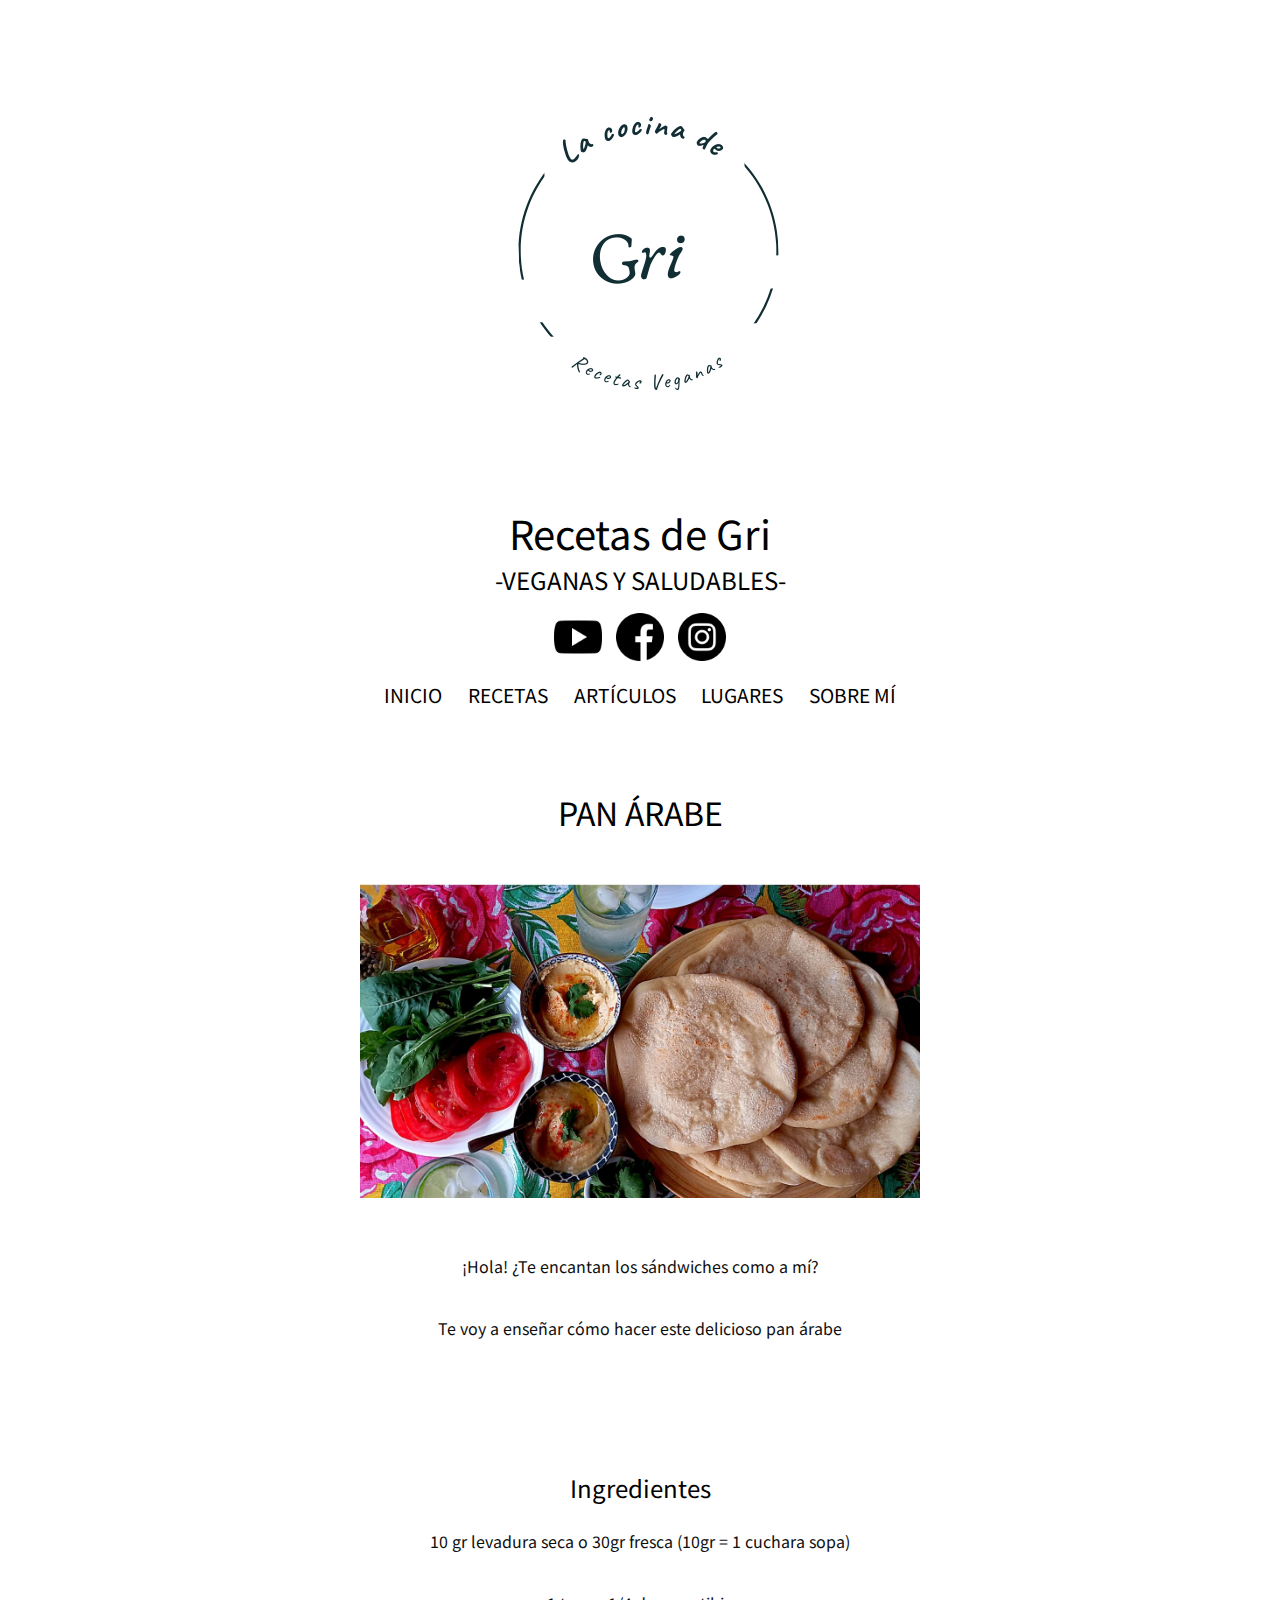
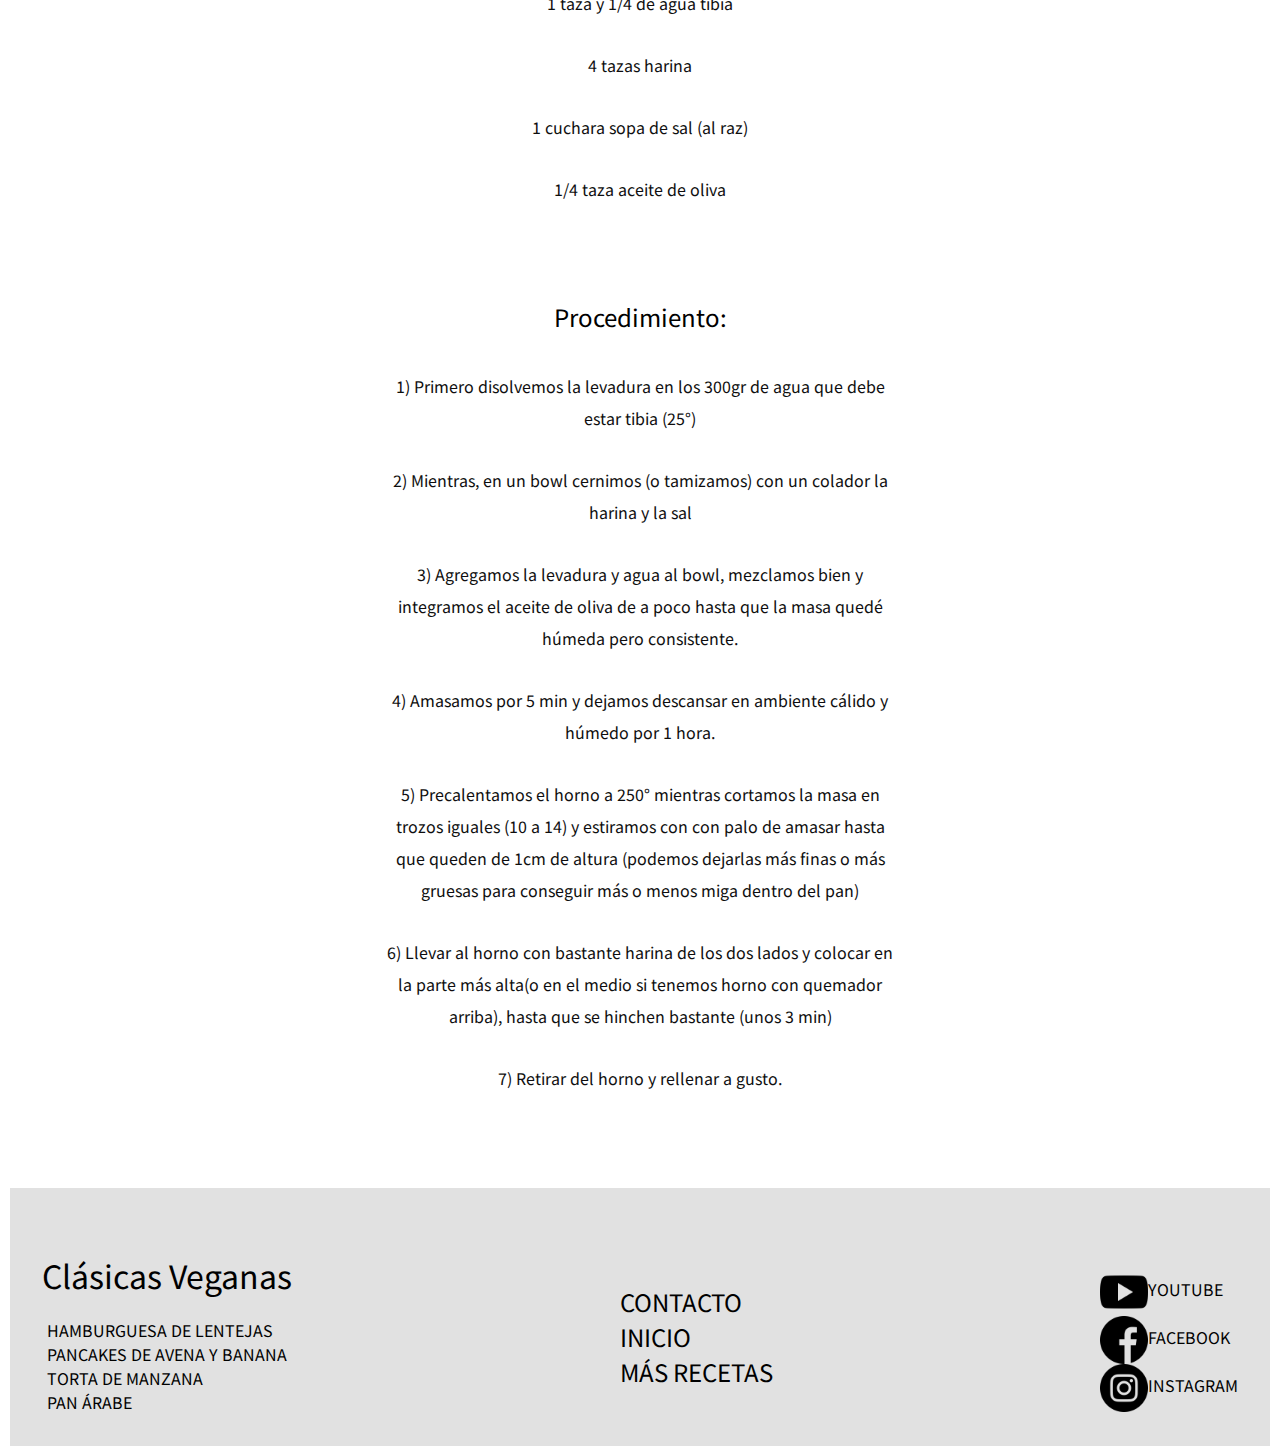
<file: PanArabe.html>
<!DOCTYPE html>
<html lang="en">
<head>
    <meta charset="UTF-8">
    <meta http-equiv="X-UA-Compatible" content="IE=edge">
    <meta name="viewport" content="width=device-width, initial-scale=1.0">
    <title>Recetas de Gri</title>
    <link rel="stylesheet" href="css/style.css">
    <!-- Google Fonts -->
    <link rel="preconnect" href="https://fonts.googleapis.com">
    <link rel="preconnect" href="https://fonts.gstatic.com" crossorigin>
    <link href="https://fonts.googleapis.com/css2?family=Noto+Sans+TC&display=swap" rel="stylesheet">
    <link href="https://fonts.googleapis.com/css2?family=Noto+Sans+TC&family=Poppins:wght@300&display=swap" rel="stylesheet">
    <link href="https://fonts.googleapis.com/css2?family=Nunito+Sans:wght@600&display=swap" rel="stylesheet">

</head>
<body>
    <header class="contenedor-nav">
        <div class="header-imagen">
    
        <img src="img/Logo.png" alt="Logo Recetas de Gri">
    
        </div>
        
        <div class="header-text">
          <a href="index.html">
            <h1>Recetas de Gri</h1>
            <h2>-VEGANAS Y SALUDABLES-</h2>
          </a>
        </div>  
    
       
        <nav class="header-nav">
                <div class="redes-nav">
                <ul>
    
                    <li><a href="https://www.youtube.com/channel/UCU1MvbU90zUl16HPk5J4u0w" class="youtube" target="_blank" rel="noopener noreferrer">
                    <img src="img/youtube.png" alt="youtube"></a>
                    </li> 
                    <li><a href="https://www.facebook.com/pg/recetasdegri/posts/" class="facebook" target="_blank" rel="noopener noreferrer">
                    <img src="img/facebook.png" alt="facebook"></a>
                    </li> 
                    <li><a href="https://www.instagram.com/recetasdegri/?hl=es" class="instagram"target="_blank" rel="noopener noreferrer">
                    <img src="img/instagram.png" alt="instagram" ></a>
                    </li>
                </ul>
        
                <!--  Referencias de los íconos de redes sociales
                 <div>Iconos diseñados por <a href="https://www.flaticon.es/autores/pixel-perfect" title="Pixel perfect">Pixel perfect</a>
                from <a href="https://www.flaticon.es/" title="Flaticon">www.flaticon.es</a></div>
                -->
                </div>
                <div class="nav-menu">
                <ul>
                   <li><a href="index.html">INICIO</a></li>
                   <li><a href="recetas.html">RECETAS</a></li>
                   <li><a href="articulos.html">ARTÍCULOS</a></li>
                   <li><a href="lugares.html">LUGARES</a></li>
                   <li><a href="sobre-mi.html">SOBRE MÍ</a></li>
                </ul>
                </div>
               
        </nav>
        
    </header>

    <section class="receta">

        <div class="receta-foto">
            
            <h2>  PAN ÁRABE </h2>

            <img src="img/pan-arabe.jpg" alt="pan arabe">
        </div>
            <div class="receta-texto">

               <p> ¡Hola! ¿Te encantan los sándwiches como a mí?
               </p>
               <p>
                    Te voy a enseñar cómo hacer este delicioso pan árabe
                </p> 
               
            </div>  
            <div class="receta-ing">

              <h3> Ingredientes  </h3> 
             <p>  10 gr levadura seca o 30gr fresca (10gr = 1 cuchara sopa) </p>
              <p>   1 taza y 1/4 de agua tibia</p>
              <p>  4 tazas harina</p>
             <p>   1 cuchara sopa de sal (al raz)</p>
             <p> 1/4 taza aceite de oliva </p>
              
            </div>

            <div class="receta-procedimiento">
               <h3>Procedimiento:</h3> 
               <p> 1)	Primero disolvemos la levadura en los 300gr de agua que debe estar tibia (25°)</p>
               <p> 2)	Mientras, en un bowl cernimos (o tamizamos) con un colador la harina y la sal</p>
               <p> 3)	Agregamos la levadura y agua al bowl, mezclamos bien y integramos el aceite de oliva de a poco hasta que la masa quedé húmeda pero consistente.</p>
               <p> 4)	Amasamos por 5 min y dejamos descansar en ambiente cálido y húmedo por 1 hora.</p>
               <p> 5)	Precalentamos el horno a 250° mientras cortamos la masa en trozos iguales (10 a 14) y estiramos con con palo de amasar hasta que queden de 1cm de altura (podemos dejarlas más finas o más gruesas para conseguir más o menos miga dentro del pan)</p>
               <p> 6)	Llevar al horno con bastante harina de los dos lados y colocar en la parte más alta(o en el medio si tenemos horno con quemador arriba), hasta que se hinchen bastante (unos 3 min)</p>
               <p> 7)	 Retirar del horno y rellenar a gusto.</p>

            </div>


    </section>

    <footer class="container-footer">
        
      <div class="columna-1">
          <h3>Clásicas Veganas</h3>
          <ul>
              <li> <a href="HamburguesaLenteja.html"> HAMBURGUESA DE LENTEJAS</a> </li>
              <li> <a href="PancakeAvena.html">PANCAKES DE AVENA Y BANANA</a> </li>
              <li> <a href="TortaManzana.html">TORTA DE MANZANA</a> </li>
              <li> <a href="PanArabe.html">PAN ÁRABE</a> </li>
          </ul>
      </div>
      <div class="columna-2">
          <ul>
          <li><a href="sobre-mi.html">CONTACTO</a></li>
          <li><a href="index.html">INICIO</a></li>
          <li><a href="recetas.html">MÁS RECETAS</a></li>
          </ul>
      </div>
      <div class="columna-3">
          <ul>

              <li><a href="https://www.youtube.com/channel/UCU1MvbU90zUl16HPk5J4u0w" class="youtube" target="_blank" rel="noopener noreferrer">
              <img src="img/youtube.png" alt="Youtube">YOUTUBE</a>
              </li> 
              <li><a href="https://www.facebook.com/pg/recetasdegri/posts/" class="facebook" target="_blank" rel="noopener noreferrer">
              <img src="img/facebook.png" alt="Facebook">FACEBOOK</a>
              </li> 
              <li><a href="https://www.instagram.com/recetasdegri/?hl=es" class="instagram" target="_blank" rel="noopener noreferrer">
              <img src="img/instagram.png" alt="Instagram" >INSTAGRAM</a>
              </li>
          </ul>
  
          <!--  Referencias de los íconos de redes sociales
           <div>Iconos diseñados por <a href="https://www.flaticon.es/autores/pixel-perfect" title="Pixel perfect">Pixel perfect</a>
          from <a href="https://www.flaticon.es/" title="Flaticon">www.flaticon.es</a></div>
          -->
      </div>
  
 
     
</footer>
    
</body>
</html>
</file>
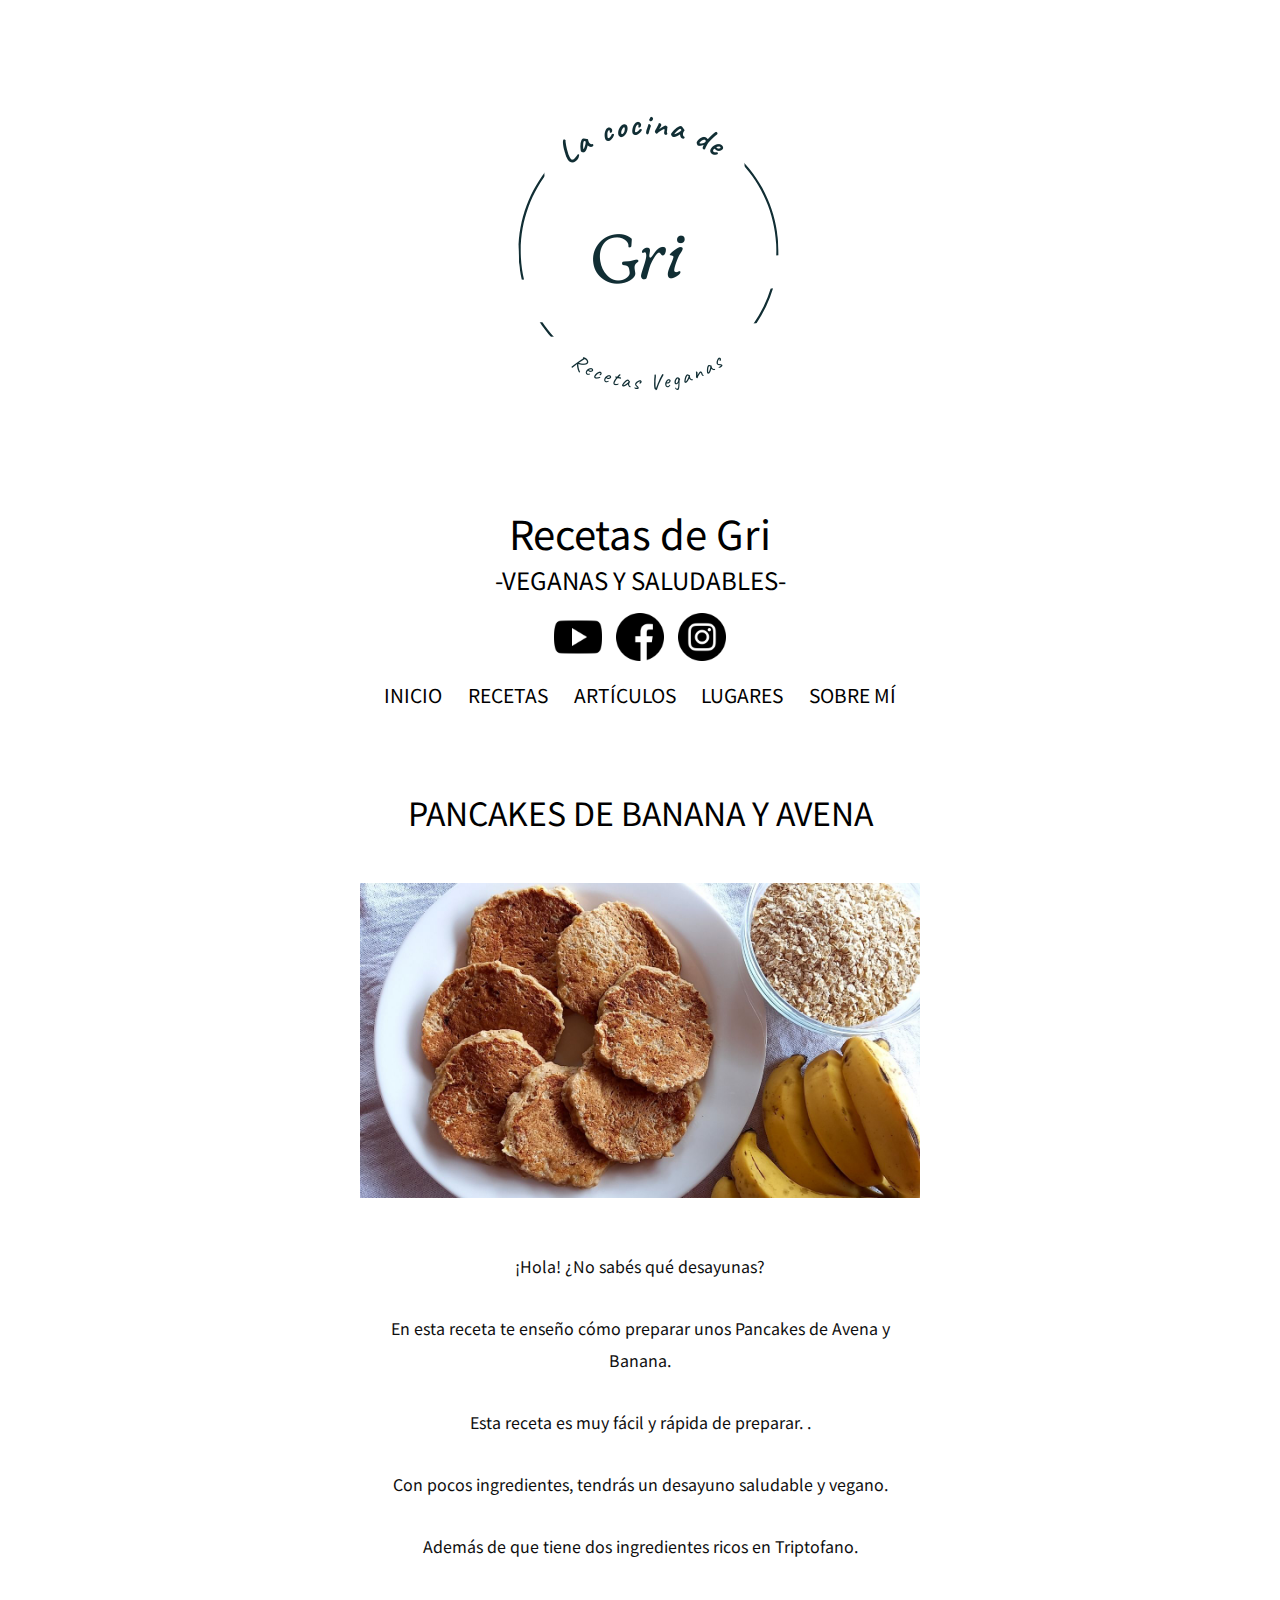
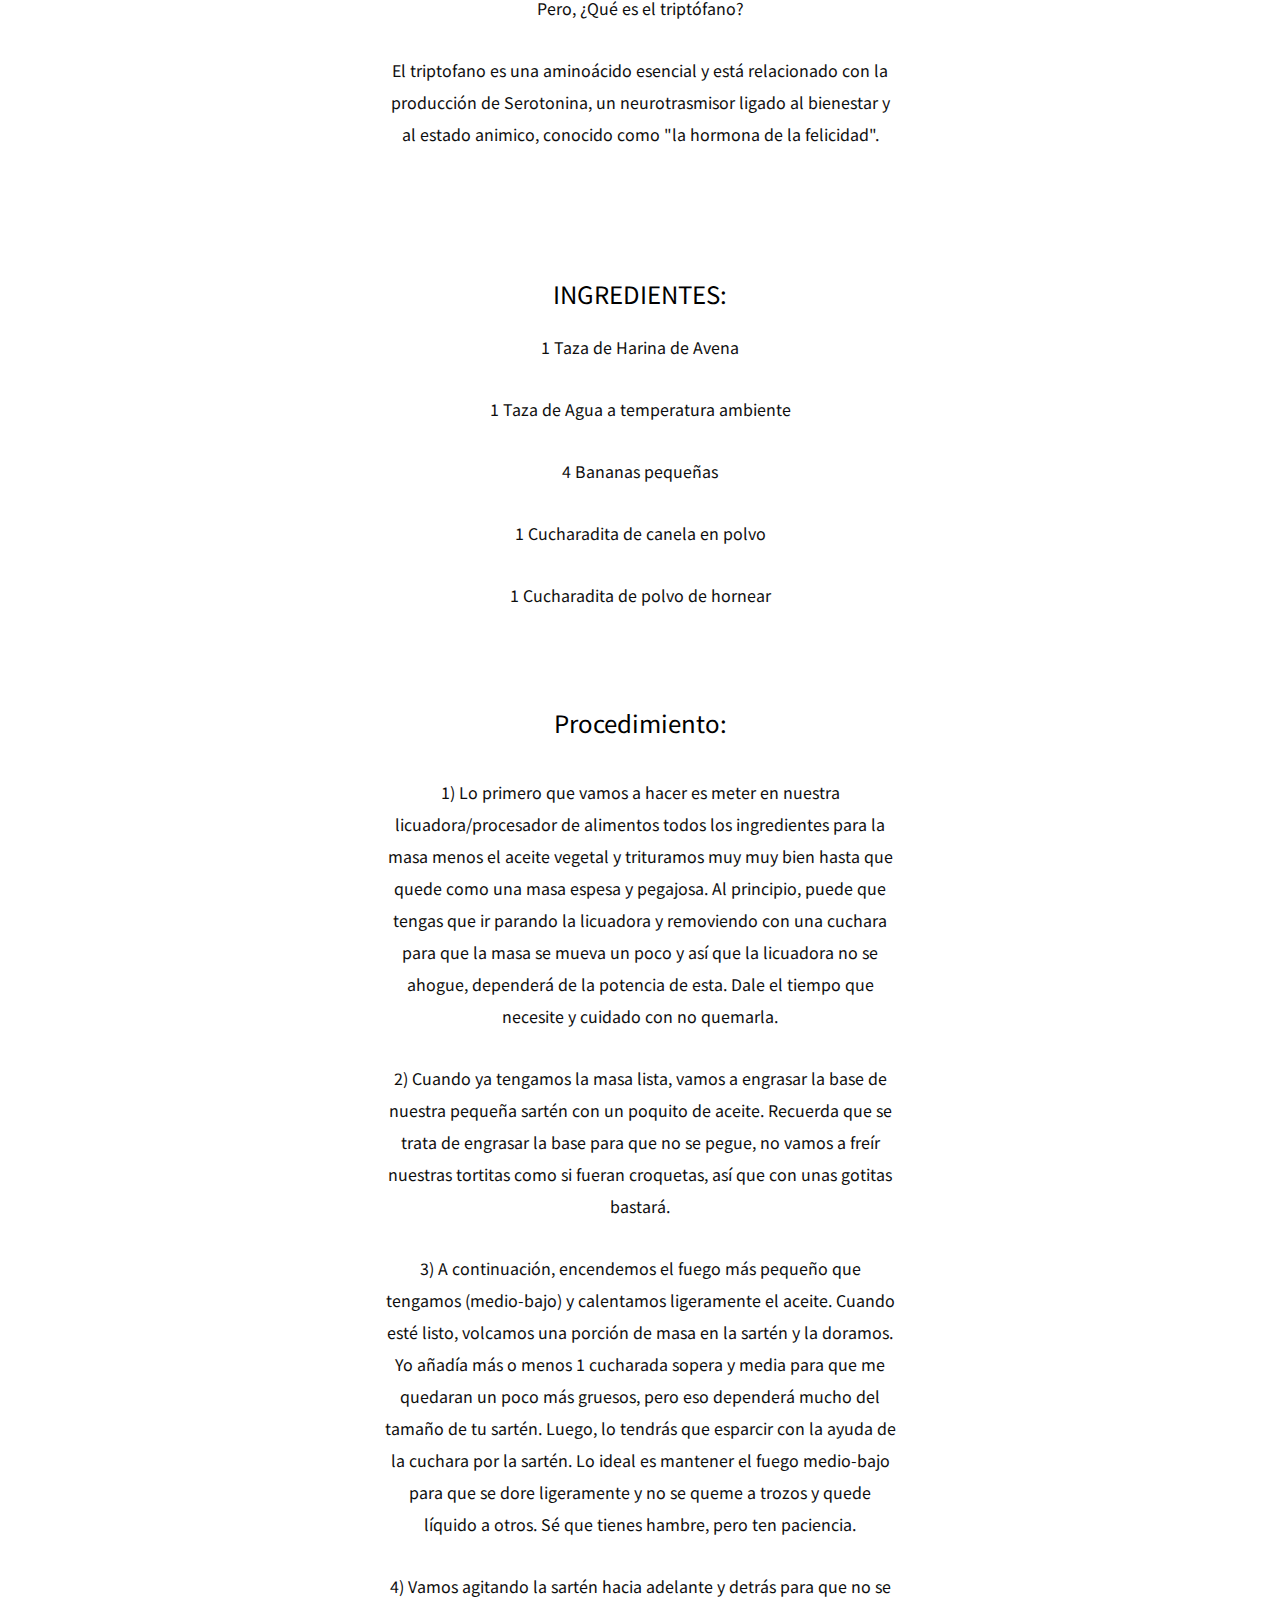
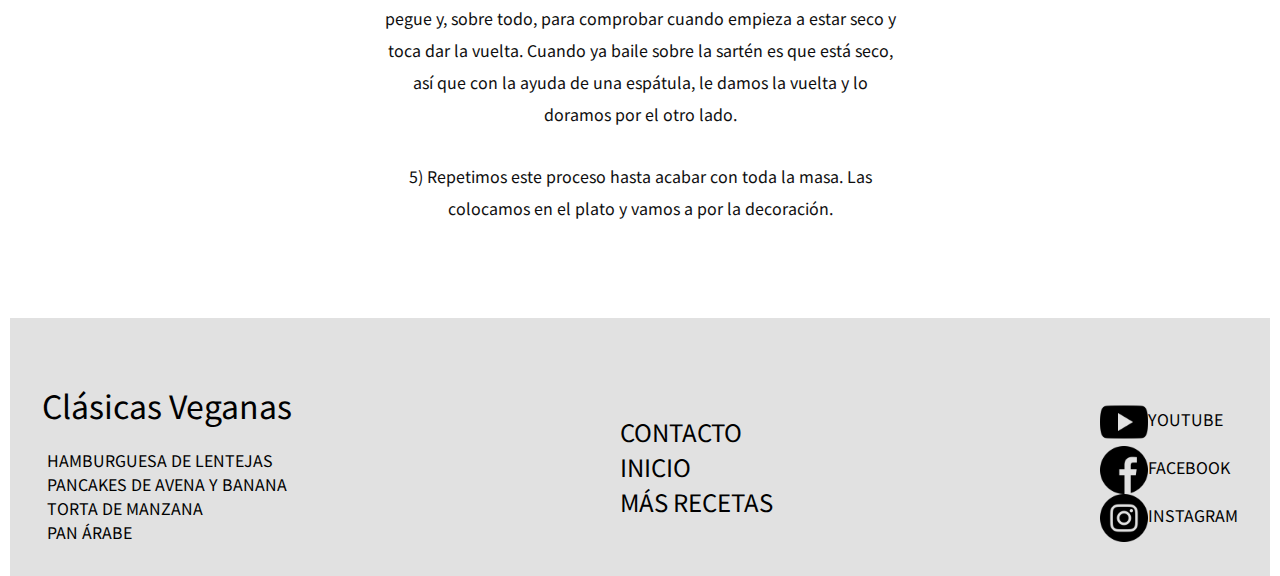
<file: PancakeAvena.html>
<!DOCTYPE html>
<html lang="en">
<head>
    <meta charset="UTF-8">
    <meta http-equiv="X-UA-Compatible" content="IE=edge">
    <meta name="viewport" content="width=device-width, initial-scale=1.0">
    <title>Document</title>
    <link rel="stylesheet" href="css/style.css">
    <!-- Google Fonts -->
    <link rel="preconnect" href="https://fonts.googleapis.com">
    <link rel="preconnect" href="https://fonts.gstatic.com" crossorigin>
    <link href="https://fonts.googleapis.com/css2?family=Noto+Sans+TC&display=swap" rel="stylesheet">
    <link href="https://fonts.googleapis.com/css2?family=Noto+Sans+TC&family=Poppins:wght@300&display=swap" rel="stylesheet">
    <link href="https://fonts.googleapis.com/css2?family=Nunito+Sans:wght@600&display=swap" rel="stylesheet">
</head>
<body>
    <header class="contenedor-nav">
        <div class="header-imagen">
    
        <img src="img/Logo.png" alt="Logo Recetas de Gri">
    
        </div>
        
        <div class="header-text">
          <a href="index.html">
            <h1>Recetas de Gri</h1>
            <h2>-VEGANAS Y SALUDABLES-</h2>
          </a>
        </div>  
    
       
        <nav class="header-nav">
                <div class="redes-nav">
                <ul>
    
                    <li><a href="https://www.youtube.com/channel/UCU1MvbU90zUl16HPk5J4u0w" class="youtube" target="_blank" rel="noopener noreferrer">
                    <img src="img/youtube.png" alt="youtube"></a>
                    </li> 
                    <li><a href="https://www.facebook.com/pg/recetasdegri/posts/" class="facebook" target="_blank" rel="noopener noreferrer">
                    <img src="img/facebook.png" alt="facebook"></a>
                    </li> 
                    <li><a href="https://www.instagram.com/recetasdegri/?hl=es" class="instagram"target="_blank" rel="noopener noreferrer">
                    <img src="img/instagram.png" alt="instagram" ></a>
                    </li>
                </ul>
        
                <!--  Referencias de los íconos de redes sociales
                 <div>Iconos diseñados por <a href="https://www.flaticon.es/autores/pixel-perfect" title="Pixel perfect">Pixel perfect</a>
                from <a href="https://www.flaticon.es/" title="Flaticon">www.flaticon.es</a></div>
                -->
                </div>
                <div class="nav-menu">
                <ul>
                   <li><a href="index.html">INICIO</a></li>
                   <li><a href="recetas.html">RECETAS</a></li>
                   <li><a href="articulos.html">ARTÍCULOS</a></li>
                   <li><a href="lugares.html">LUGARES</a></li>
                   <li><a href="sobre-mi.html">SOBRE MÍ</a></li>
                </ul>
                </div>
               
        </nav>
        
    </header>

    <section class="receta">

        <div class="receta-foto">

            <h2>PANCAKES DE BANANA Y AVENA</h2>

            <img src="img/pancake-avena.jpg" alt="pancake de banana y avena">
        </div>
            <div class="receta-texto">

                

               <p>
                   ¡Hola! ¿No sabés qué desayunas?
                </p>
                <p>
                 En esta receta te enseño cómo preparar unos Pancakes de Avena y Banana. 
                </p> 
                <p>
                    Esta receta es muy fácil y rápida de preparar. .
                </p>
                <p>
                    Con pocos ingredientes, tendrás un desayuno saludable y vegano.
                </p>
                <p>
                    Además de que tiene dos ingredientes ricos en Triptofano.
                </p>  
                <p>
                    Pero, ¿Qué es el triptófano?
                </p> 
                <p>
                    El triptofano es una aminoácido esencial y está relacionado con la producción de Serotonina, un neurotrasmisor ligado al bienestar y al estado animico, conocido como "la hormona de la felicidad".
                </p> 
                
            </div>
        

            <div class="receta-ing">

               <h3>INGREDIENTES: </h3> 
               <p> 1 Taza de Harina de Avena </p> 
               <p>  1 Taza de Agua a temperatura ambiente</p>
               <p> 4 Bananas pequeñas </p> 
               <p> 1 Cucharadita de canela en polvo </p> 
               <p> 1 Cucharadita de polvo de hornear </p> 
            </div>

            <div class="receta-procedimiento">
                <h3>   Procedimiento: </h3>
                 
                <p> 1)  Lo primero que vamos a hacer es meter en nuestra licuadora/procesador de alimentos todos los ingredientes para la masa menos el aceite vegetal y trituramos muy muy bien hasta que quede como una masa espesa y pegajosa. Al principio, puede que tengas que ir parando la licuadora y removiendo con una cuchara para que la masa se mueva un poco y así que la licuadora no se ahogue, dependerá de la potencia de esta. Dale el tiempo que necesite y cuidado con no quemarla. </p> 
                <p>  2)  Cuando ya tengamos la masa lista, vamos a engrasar la base de nuestra pequeña sartén con un poquito de aceite. Recuerda que se trata de engrasar la base para que no se pegue, no vamos a freír nuestras tortitas como si fueran croquetas, así que con unas gotitas bastará.
                </p>    
                <p>
                   3) A continuación, encendemos el fuego más pequeño que tengamos (medio-bajo) y calentamos ligeramente el aceite. Cuando esté listo, volcamos una porción de masa en la sartén y la doramos. Yo añadía más o menos 1 cucharada sopera y media para que me quedaran un poco más gruesos, pero eso dependerá mucho del tamaño de tu sartén. Luego, lo tendrás que esparcir con la ayuda de la cuchara por la sartén. Lo ideal es mantener el fuego medio-bajo para que se dore ligeramente y no se queme a trozos y quede líquido a otros. Sé que tienes hambre, pero ten paciencia. 
                </p>
                <p>
                   4) Vamos agitando la sartén hacia adelante y detrás para que no se pegue y, sobre todo, para comprobar cuando empieza a estar seco y toca dar la vuelta. Cuando ya baile sobre la sartén es que está seco, así que con la ayuda de una espátula, le damos la vuelta y lo doramos por el otro lado.
                </p>

                <p>
                  5) Repetimos este proceso hasta acabar con toda la masa.
                    Las colocamos en el plato y vamos a por la decoración.
                </p>
 



            </div>
        
    </section>

    <footer class="container-footer">
        
        <div class="columna-1">
            <h3>Clásicas Veganas</h3>
            <ul>
                <li> <a href="HamburguesaLenteja.html"> HAMBURGUESA DE LENTEJAS</a> </li>
                <li> <a href="PancakeAvena.html">PANCAKES DE AVENA Y BANANA</a> </li>
                <li> <a href="TortaManzana.html">TORTA DE MANZANA</a> </li>
                <li> <a href="PanArabe.html">PAN ÁRABE</a> </li>
            </ul>
        </div>
        <div class="columna-2">
            <ul>
            <li><a href="sobre-mi.html">CONTACTO</a></li>
            <li><a href="index.html">INICIO</a></li>
            <li><a href="recetas.html">MÁS RECETAS</a></li>
            </ul>
        </div>
        <div class="columna-3">
            <ul>
  
                <li><a href="https://www.youtube.com/channel/UCU1MvbU90zUl16HPk5J4u0w" class="youtube" target="_blank" rel="noopener noreferrer">
                <img src="img/youtube.png" alt="Youtube">YOUTUBE</a>
                </li> 
                <li><a href="https://www.facebook.com/pg/recetasdegri/posts/" class="facebook" target="_blank" rel="noopener noreferrer">
                <img src="img/facebook.png" alt="Facebook">FACEBOOK</a>
                </li> 
                <li><a href="https://www.instagram.com/recetasdegri/?hl=es" class="instagram" target="_blank" rel="noopener noreferrer">
                <img src="img/instagram.png" alt="Instagram" >INSTAGRAM</a>
                </li>
            </ul>
    
            <!--  Referencias de los íconos de redes sociales
             <div>Iconos diseñados por <a href="https://www.flaticon.es/autores/pixel-perfect" title="Pixel perfect">Pixel perfect</a>
            from <a href="https://www.flaticon.es/" title="Flaticon">www.flaticon.es</a></div>
            -->
        </div>
    
   
       
  </footer>
           
           
    
</body>
</html>
</file>
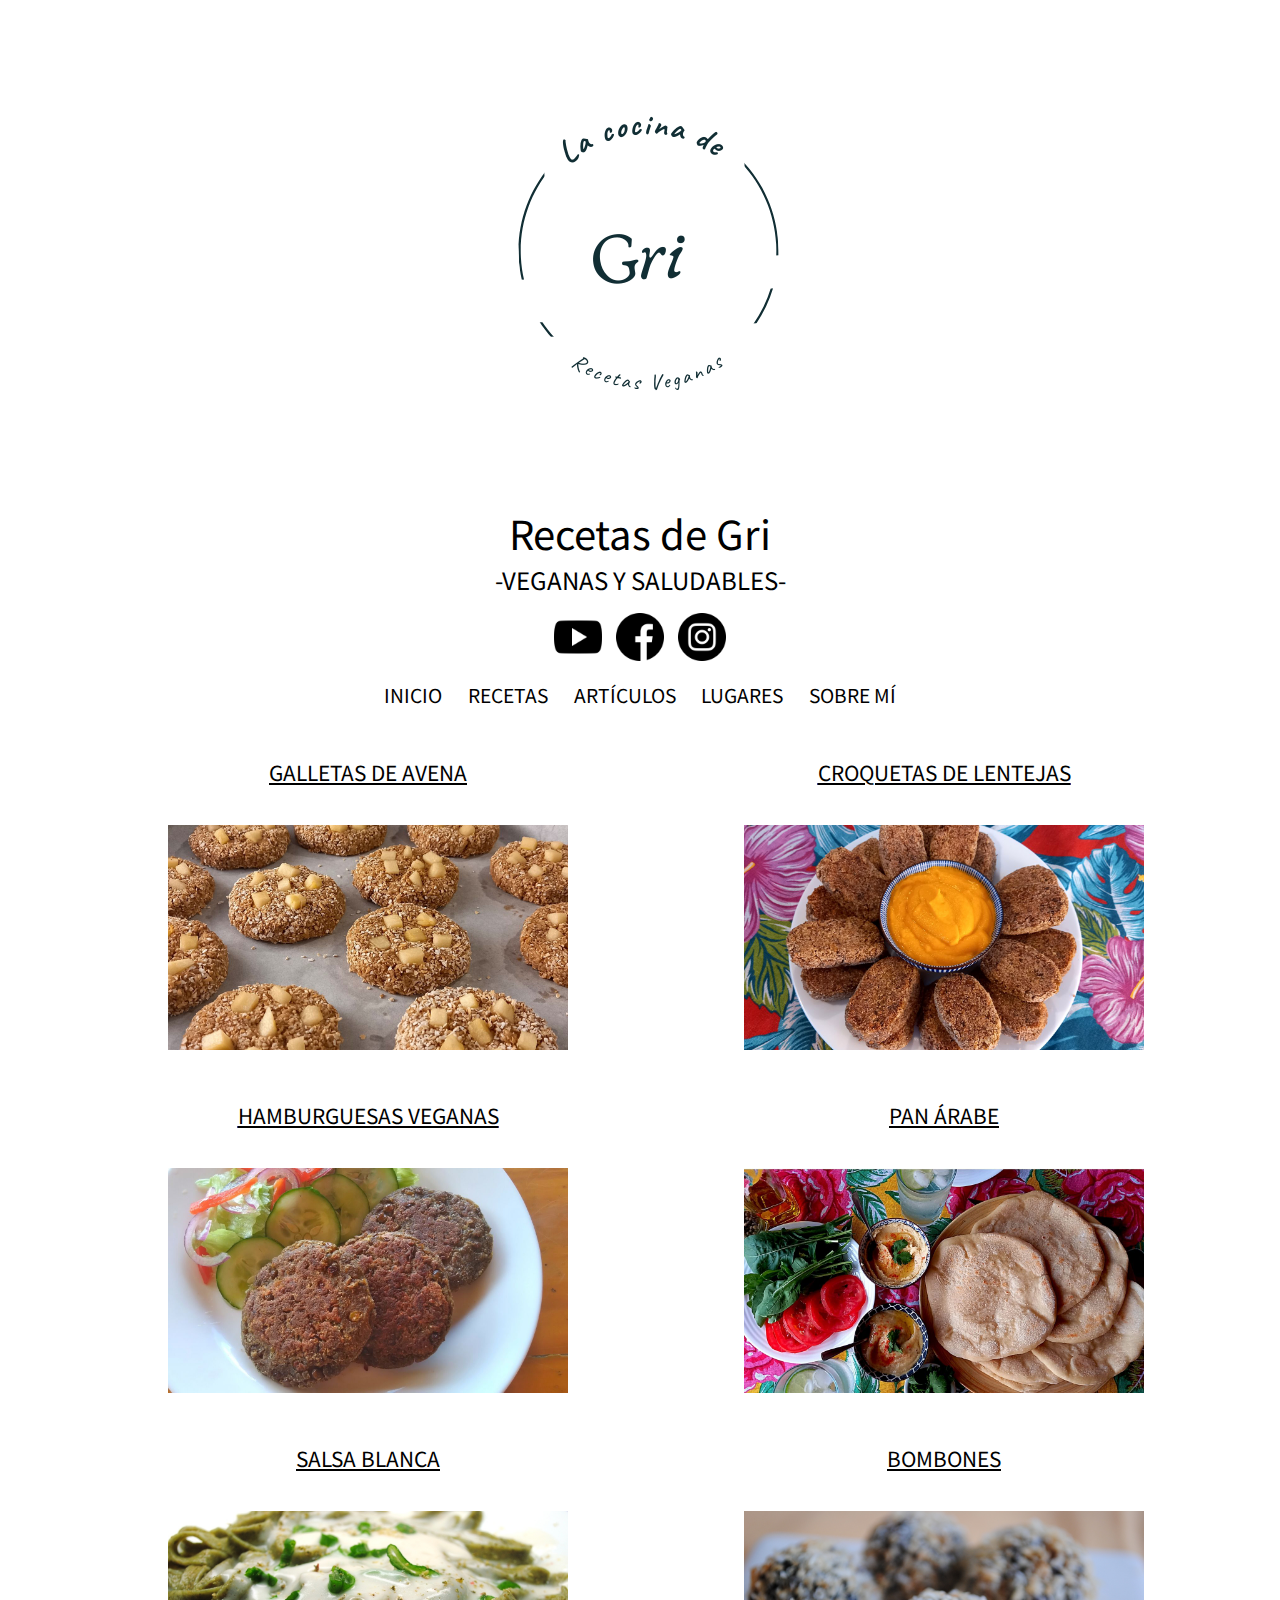
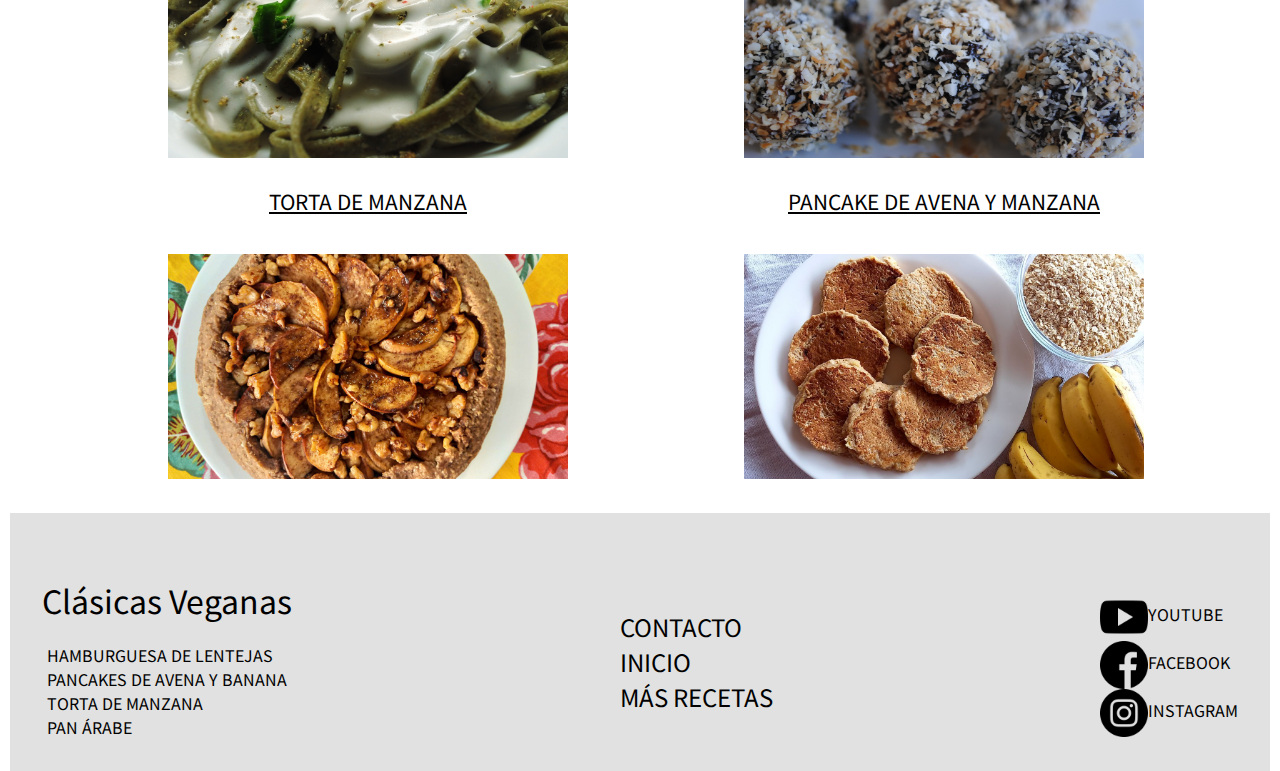
<file: recetas.html>
<!DOCTYPE html>
<html lang="en">
<head>
    <meta charset="UTF-8">
    <meta http-equiv="X-UA-Compatible" content="IE=edge">
    <meta name="viewport" content="width=device-width, initial-scale=1.0">
    <title>Recetas</title>
    <link rel="stylesheet" href="css/style.css">
    <!-- Google Fonts -->
    <link rel="preconnect" href="https://fonts.googleapis.com">
    <link rel="preconnect" href="https://fonts.gstatic.com" crossorigin>
    <link href="https://fonts.googleapis.com/css2?family=Noto+Sans+TC&display=swap" rel="stylesheet">
    <link href="https://fonts.googleapis.com/css2?family=Noto+Sans+TC&family=Poppins:wght@300&display=swap" rel="stylesheet">
    <link href="https://fonts.googleapis.com/css2?family=Nunito+Sans:wght@600&display=swap" rel="stylesheet">

</head>
<body class="container-index">

    <header class="contenedor-nav">
        <div class="header-imagen">
    
        <img src="img/Logo.png" alt="Logo Recetas de Gri">
    
        </div>
        
        <div class="header-text">
          <a href="index.html">
            <h1>Recetas de Gri</h1>
            <h2>-VEGANAS Y SALUDABLES-</h2>
          </a>
        </div>  
    
       
        <nav class="header-nav">
                <div class="redes-nav">
                <ul>
    
                    <li><a href="https://www.youtube.com/channel/UCU1MvbU90zUl16HPk5J4u0w" class="youtube" target="_blank" rel="noopener noreferrer">
                    <img src="img/youtube.png" alt="youtube"></a>
                    </li> 
                    <li><a href="https://www.facebook.com/pg/recetasdegri/posts/" class="facebook" target="_blank" rel="noopener noreferrer">
                    <img src="img/facebook.png" alt="facebook"></a>
                    </li> 
                    <li><a href="https://www.instagram.com/recetasdegri/?hl=es" class="instagram"target="_blank" rel="noopener noreferrer">
                    <img src="img/instagram.png" alt="instagram" ></a>
                    </li>
                </ul>
        
                <!--  Referencias de los íconos de redes sociales
                 <div>Iconos diseñados por <a href="https://www.flaticon.es/autores/pixel-perfect" title="Pixel perfect">Pixel perfect</a>
                from <a href="https://www.flaticon.es/" title="Flaticon">www.flaticon.es</a></div>
                -->
                </div>
                <div class="nav-menu">
                <ul>
                   <li><a href="index.html">INICIO</a></li>
                   <li><a href="recetas.html">RECETAS</a></li>
                   <li><a href="articulos.html">ARTÍCULOS</a></li>
                   <li><a href="lugares.html">LUGARES</a></li>
                   <li><a href="sobre-mi.html">SOBRE MÍ</a></li>
                </ul>
                </div>
               
        </nav>
        
    </header>
    <section class="subproductos"> 
        
        
            <div class="item-1">
            <a href="GalletasDeAvena.html">
                
                <p>
                    GALLETAS DE AVENA
                </p>
    
                <img src="img/galleta-avena.jpg" alt="galletas veganas" >
            </a>
            </div>
       
    
        
            <div class="item-2">
            <a href="CroquetasDeLentejas.html">
                
            <p>
                CROQUETAS DE LENTEJAS
            </p>
    
                <img src="img/croquetas-lent.jpg" alt="leches vegetales"  >
            </a>
            </div>
        
    
            <div class="item-3">
            <a href="HamburguesaLenteja.html">
                <p>
                   HAMBURGUESAS VEGANAS 
                </p>
        
                <img src="img/hambur-lenteja.jpg" alt="hamburguesas lentejas" >
            </a>
            </div>
        
        
            <div class="item-4">
            <a href="PanArabe.html">
                
                <p>
                    PAN ÁRABE
                </p>
        
                <img src="img/pan-arabe.jpg" alt="pan arabe">
            </a>
            </div>
        
    
        
            <div class="item-5">
            <a href="SalsaBlanca.html">
                <p>
                    SALSA BLANCA
                </p>
        
                <img src="img/salsa blanca.jpg" alt="salsa blanca">
            </a>
            </div>
       
    
        
            <div class="item-6">
            <a href="BombonesSaludables.html">
                <p>
                    BOMBONES
                </p>
                <img src="img/bombones.jpg" alt="bombones veganos">
            </a>
            </div>
        
    
        
        <div class="item-7">
            <a href="TortaManzana.html">
                <p>
                    TORTA DE MANZANA
                </p>  
            <img src="img/torta-manzana.jpg" alt="tortas">
            </a>
        </div>    
        
    
        
        <div class="item-8">
            <a href="PancakeAvena.html">
                <p>
                    PANCAKE DE AVENA Y MANZANA
                </p>
           
            <img src="img/pancake-avena.jpg" alt="desayunos" >
            </a>
        </div>    
        
        
     
    </section>  
    



    <footer class="container-footer">
        
            <div class="columna-1">
                <h3>Clásicas Veganas</h3>
                <ul>
                    <li> <a href="HamburguesaLenteja.html"> HAMBURGUESA DE LENTEJAS</a> </li>
                    <li> <a href="PancakeAvena.html">PANCAKES DE AVENA Y BANANA</a> </li>
                    <li> <a href="TortaManzana.html">TORTA DE MANZANA</a> </li>
                    <li> <a href="PanArabe.html">PAN ÁRABE</a> </li>
                </ul>
            </div>
            <div class="columna-2">
                <ul>
                <li><a href="sobre-mi.html">CONTACTO</a></li>
                <li><a href="index.html">INICIO</a></li>
                <li><a href="recetas.html">MÁS RECETAS</a></li>
                </ul>
            </div>
            <div class="columna-3">
                <ul>
      
                    <li><a href="https://www.youtube.com/channel/UCU1MvbU90zUl16HPk5J4u0w" class="youtube" target="_blank" rel="noopener noreferrer">
                    <img src="img/youtube.png" alt="Youtube">YOUTUBE</a>
                    </li> 
                    <li><a href="https://www.facebook.com/pg/recetasdegri/posts/" class="facebook" target="_blank" rel="noopener noreferrer">
                    <img src="img/facebook.png" alt="Facebook">FACEBOOK</a>
                    </li> 
                    <li><a href="https://www.instagram.com/recetasdegri/?hl=es" class="instagram" target="_blank" rel="noopener noreferrer">
                    <img src="img/instagram.png" alt="Instagram" >INSTAGRAM</a>
                    </li>
                </ul>
        
                <!--  Referencias de los íconos de redes sociales
                 <div>Iconos diseñados por <a href="https://www.flaticon.es/autores/pixel-perfect" title="Pixel perfect">Pixel perfect</a>
                from <a href="https://www.flaticon.es/" title="Flaticon">www.flaticon.es</a></div>
                -->
            </div>
      </footer>
</body>
</html>
</file>
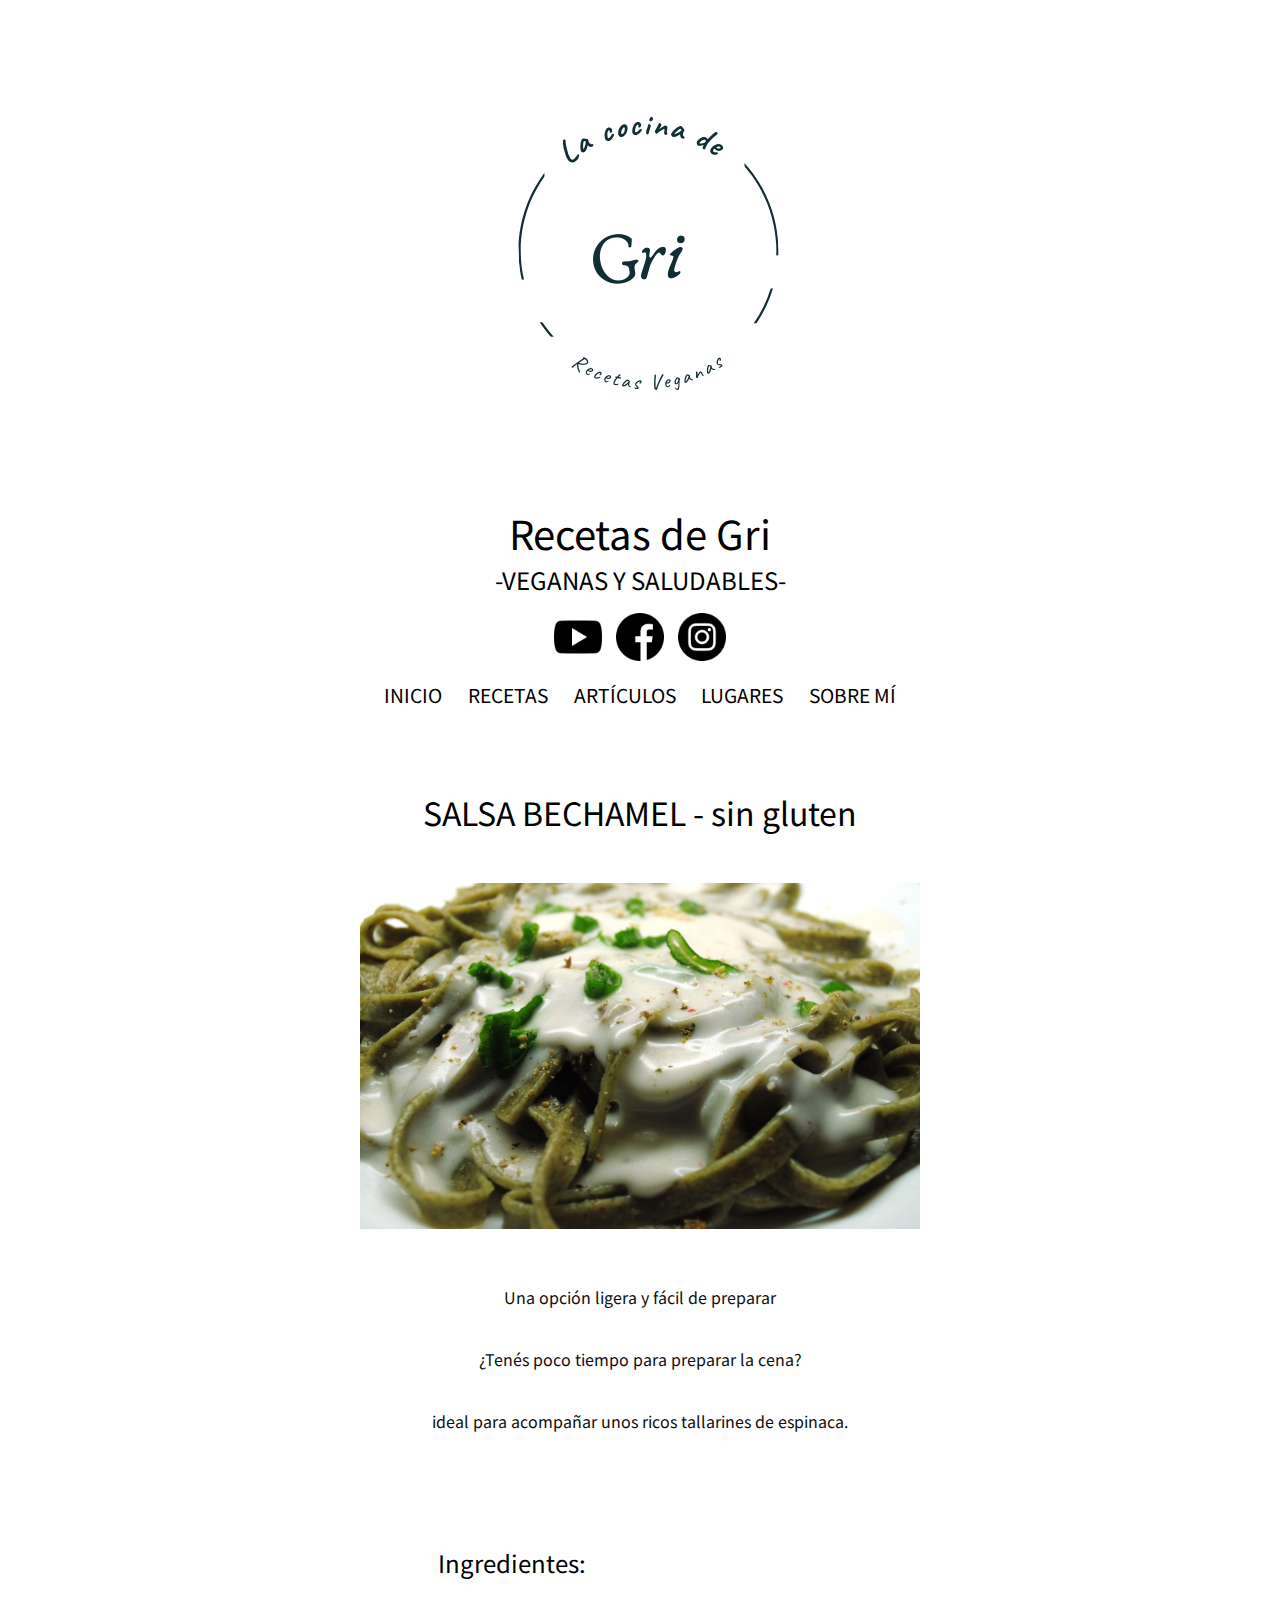
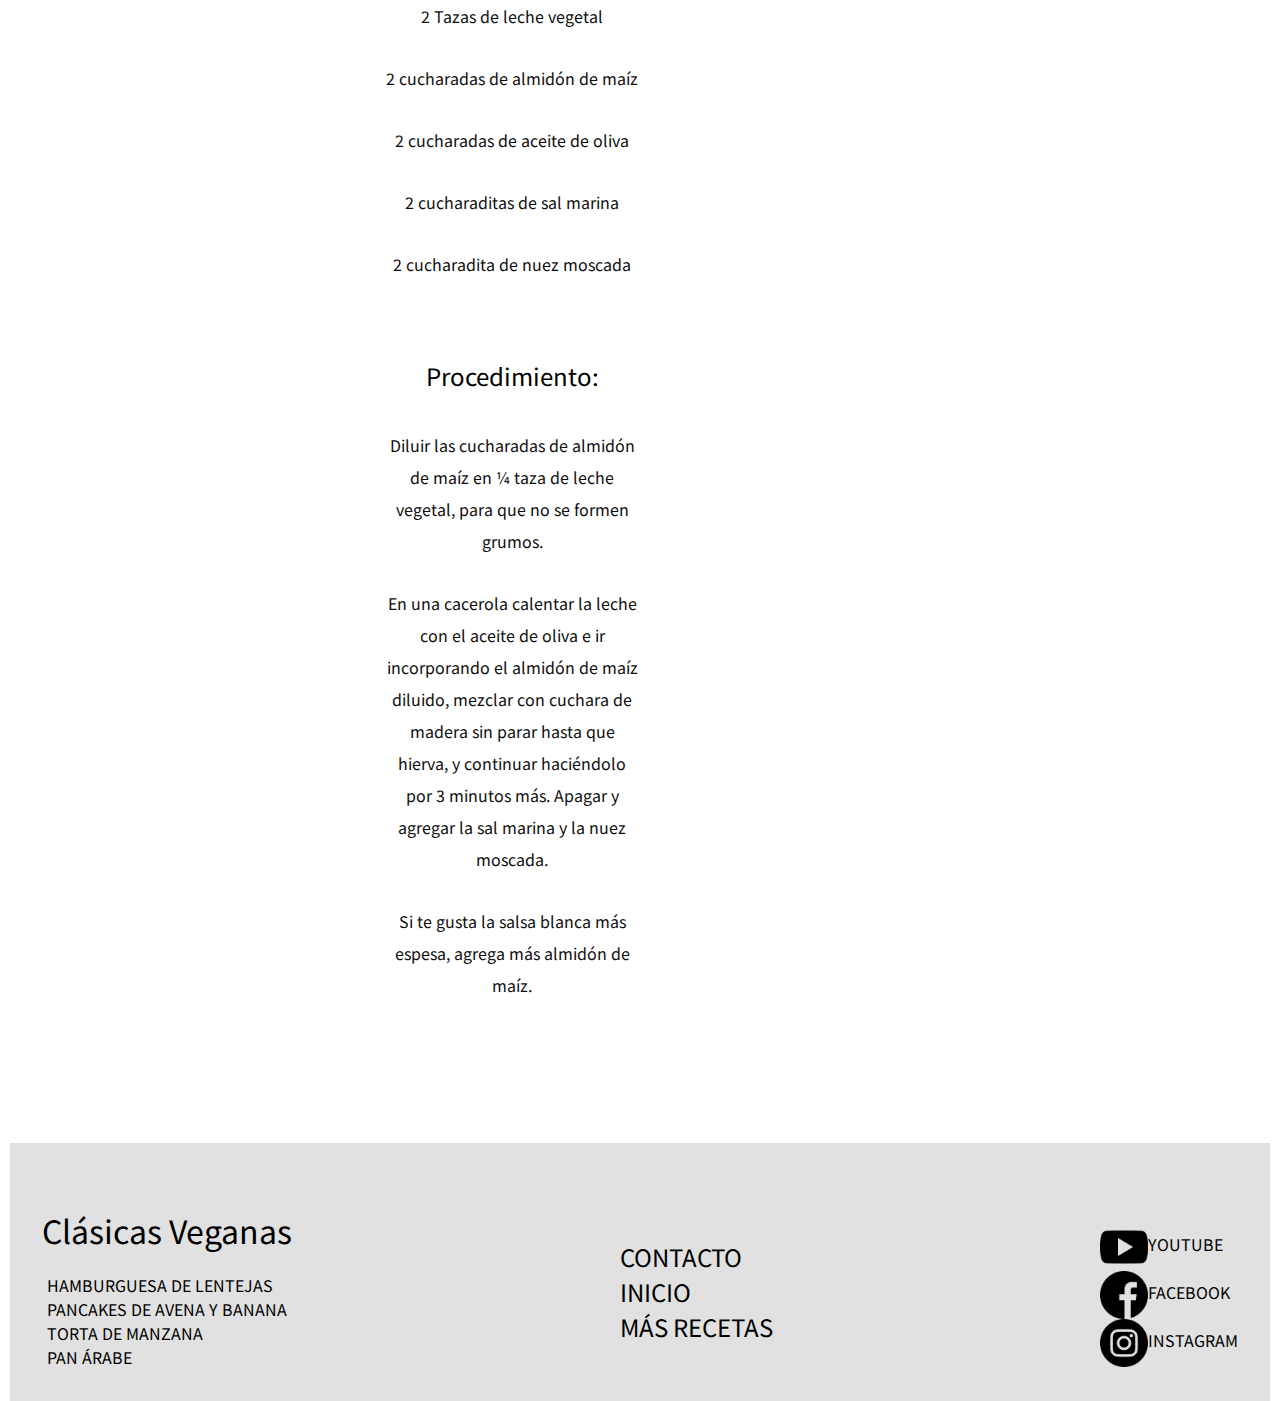
<file: SalsaBlanca.html>
<!DOCTYPE html>
<html lang="en">
<head>
    <meta charset="UTF-8">
    <meta http-equiv="X-UA-Compatible" content="IE=edge">
    <meta name="viewport" content="width=device-width, initial-scale=1.0">
    <title>Recetas de Gri</title>
    <link rel="stylesheet" href="css/style.css">
    <!-- Google Fonts -->
    <link rel="preconnect" href="https://fonts.googleapis.com">
    <link rel="preconnect" href="https://fonts.gstatic.com" crossorigin>
    <link href="https://fonts.googleapis.com/css2?family=Noto+Sans+TC&display=swap" rel="stylesheet">
    <link href="https://fonts.googleapis.com/css2?family=Noto+Sans+TC&family=Poppins:wght@300&display=swap" rel="stylesheet">
    <link href="https://fonts.googleapis.com/css2?family=Nunito+Sans:wght@600&display=swap" rel="stylesheet">

</head>
<body>
    <header class="contenedor-nav">
        <div class="header-imagen">
    
        <img src="img/Logo.png" alt="Logo Recetas de Gri">
    
        </div>
        
        <div class="header-text">
          <a href="index.html">
            <h1>Recetas de Gri</h1>
            <h2>-VEGANAS Y SALUDABLES-</h2>
          </a>
        </div>  
    
       
        <nav class="header-nav">
                <div class="redes-nav">
                <ul>
    
                    <li><a href="https://www.youtube.com/channel/UCU1MvbU90zUl16HPk5J4u0w" class="youtube" target="_blank" rel="noopener noreferrer">
                    <img src="img/youtube.png" alt="youtube"></a>
                    </li> 
                    <li><a href="https://www.facebook.com/pg/recetasdegri/posts/" class="facebook" target="_blank" rel="noopener noreferrer">
                    <img src="img/facebook.png" alt="facebook"></a>
                    </li> 
                    <li><a href="https://www.instagram.com/recetasdegri/?hl=es" class="instagram"target="_blank" rel="noopener noreferrer">
                    <img src="img/instagram.png" alt="instagram" ></a>
                    </li>
                </ul>
        
                <!--  Referencias de los íconos de redes sociales
                 <div>Iconos diseñados por <a href="https://www.flaticon.es/autores/pixel-perfect" title="Pixel perfect">Pixel perfect</a>
                from <a href="https://www.flaticon.es/" title="Flaticon">www.flaticon.es</a></div>
                -->
                </div>
                <div class="nav-menu">
                <ul>
                   <li><a href="index.html">INICIO</a></li>
                   <li><a href="recetas.html">RECETAS</a></li>
                   <li><a href="articulos.html">ARTÍCULOS</a></li>
                   <li><a href="lugares.html">LUGARES</a></li>
                   <li><a href="sobre-mi.html">SOBRE MÍ</a></li>
                </ul>
                </div>
               
        </nav>
        
    </header>
    <section class="receta">

        <div class="receta-foto">
            <h2>  SALSA BECHAMEL - sin gluten </h2>
            <img src="img/salsa blanca.jpg" alt="salsa blanca vegana">
        </div>
            <div class="receta-texto">
                
                <p> Una opción ligera y fácil de preparar </p> 
                <p> ¿Tenés poco tiempo para preparar la cena? </p>
                <p> ideal para acompañar unos ricos tallarines de espinaca. </p>
                <p>
            <div class="receta-ing">
                 <h3>  Ingredientes: </h3> 
               
                <p> 2 Tazas de leche vegetal </p> 
                <p> 2 cucharadas de almidón de maíz </p>  
                <p> 2 cucharadas de aceite de oliva </p> 
                <p> 2 cucharaditas de sal marina </p> 
                <p> 2 cucharadita de nuez moscada </p>
            </div>   
            <div class="receta-procedimiento">
                <h3>   Procedimiento: </h3>
                 
                <p>   Diluir las cucharadas de almidón de maíz en ¼  taza de leche vegetal, para que no se formen grumos. </p> 
                <p>    En una cacerola calentar la leche con el aceite de oliva e ir incorporando el almidón de maíz diluido, mezclar con cuchara de madera sin parar hasta que hierva,
                    y continuar haciéndolo por 3 minutos más. Apagar y agregar la sal marina y la nuez moscada.
                </p>    
                <p>
                    Si te gusta la salsa blanca más espesa, agrega más almidón de maíz.
                </p>

            </div>
        







    </section>

    <footer class="container-footer">
        
        <div class="columna-1">
            <h3>Clásicas Veganas</h3>
            <ul>
                <li> <a href="HamburguesaLenteja.html"> HAMBURGUESA DE LENTEJAS</a> </li>
                <li> <a href="PancakeAvena.html">PANCAKES DE AVENA Y BANANA</a> </li>
                <li> <a href="TortaManzana.html">TORTA DE MANZANA</a> </li>
                <li> <a href="PanArabe.html">PAN ÁRABE</a> </li>
            </ul>
        </div>
        <div class="columna-2">
            <ul>
            <li><a href="sobre-mi.html">CONTACTO</a></li>
            <li><a href="index.html">INICIO</a></li>
            <li><a href="recetas.html">MÁS RECETAS</a></li>
            </ul>
        </div>
        <div class="columna-3">
            <ul>
  
                <li><a href="https://www.youtube.com/channel/UCU1MvbU90zUl16HPk5J4u0w" class="youtube" target="_blank" rel="noopener noreferrer">
                <img src="img/youtube.png" alt="Youtube">YOUTUBE</a>
                </li> 
                <li><a href="https://www.facebook.com/pg/recetasdegri/posts/" class="facebook" target="_blank" rel="noopener noreferrer">
                <img src="img/facebook.png" alt="Facebook">FACEBOOK</a>
                </li> 
                <li><a href="https://www.instagram.com/recetasdegri/?hl=es" class="instagram" target="_blank" rel="noopener noreferrer">
                <img src="img/instagram.png" alt="Instagram" >INSTAGRAM</a>
                </li>
            </ul>
    
            <!--  Referencias de los íconos de redes sociales
             <div>Iconos diseñados por <a href="https://www.flaticon.es/autores/pixel-perfect" title="Pixel perfect">Pixel perfect</a>
            from <a href="https://www.flaticon.es/" title="Flaticon">www.flaticon.es</a></div>
            -->
        </div>
    
   
       
  </footer>
           
    
</body>
</html>
</file>
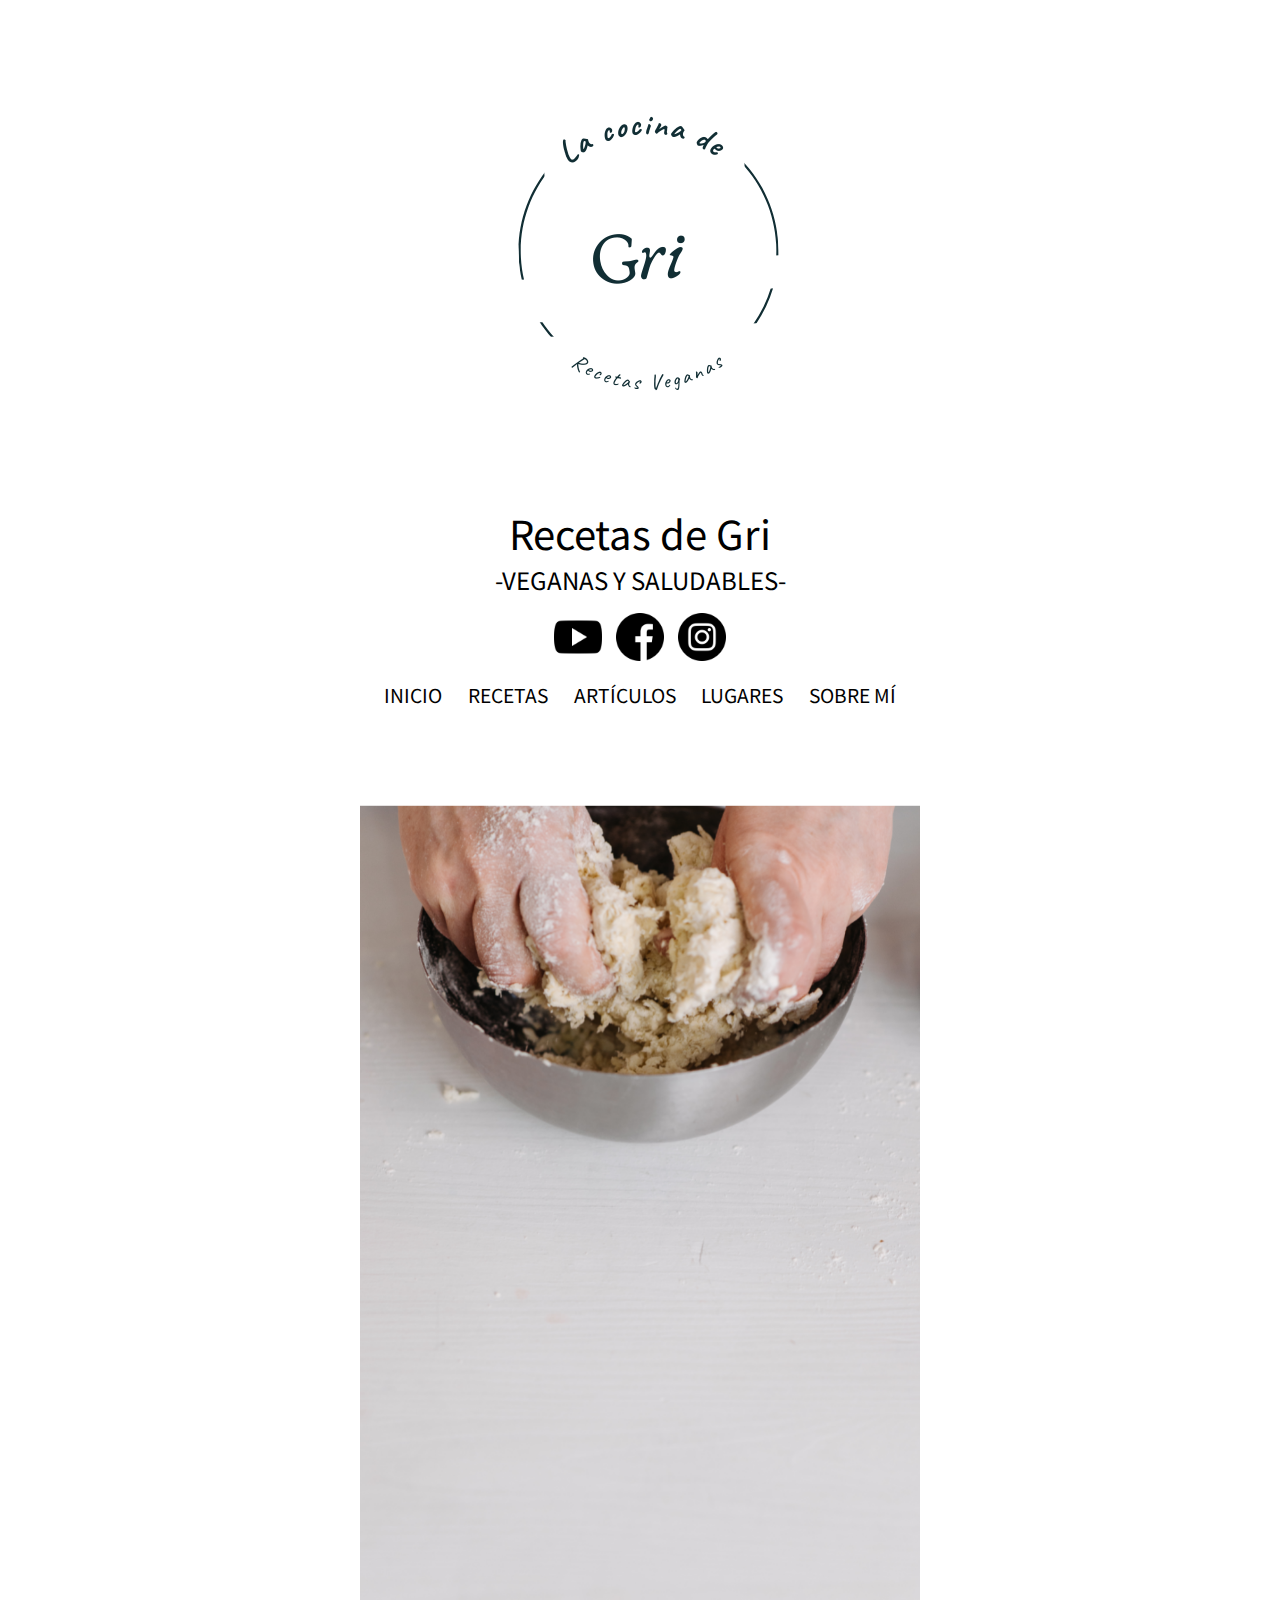
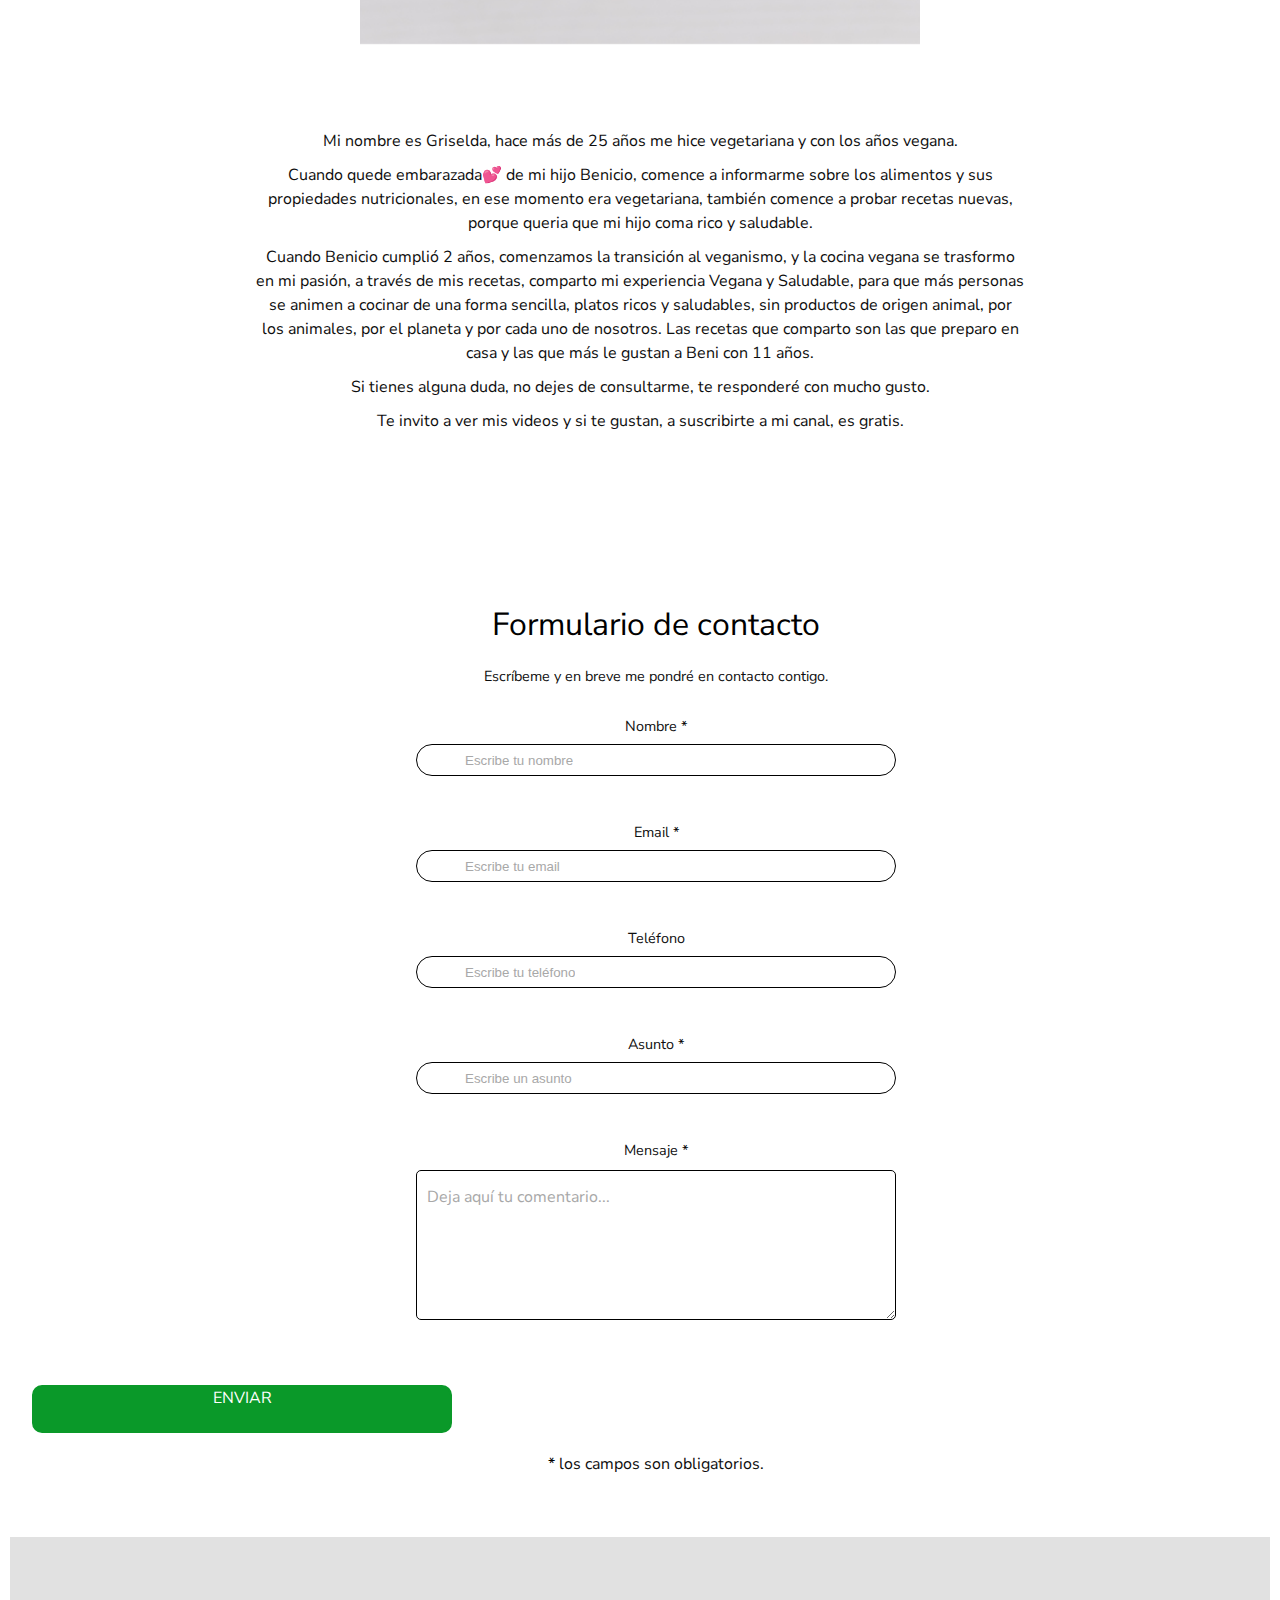
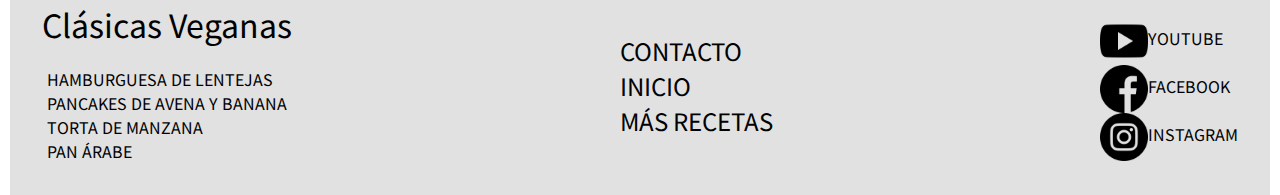
<file: sobre-mi.html>
<!DOCTYPE html>
<html lang="en">
<head>
    <meta charset="UTF-8">
    <meta http-equiv="X-UA-Compatible" content="IE=edge">
    <meta name="viewport" content="width=device-width, initial-scale=1.0">
    <title>Sobre Mí</title>
    <link rel="stylesheet" href="css/style.css">
    
    <!-- Google Fonts -->
    <link rel="preconnect" href="https://fonts.googleapis.com">
    <link rel="preconnect" href="https://fonts.gstatic.com" crossorigin>
    <link href="https://fonts.googleapis.com/css2?family=Noto+Sans+TC&display=swap" rel="stylesheet">
    <link href="https://fonts.googleapis.com/css2?family=Noto+Sans+TC&family=Poppins:wght@300&display=swap" rel="stylesheet">
    <link href="https://fonts.googleapis.com/css2?family=Nunito+Sans:wght@600&display=swap" rel="stylesheet">

</head>
<body>
    <header class="contenedor-nav">
        <div class="header-imagen">
    
        <img src="img/Logo.png" alt="Logo Recetas de Gri">
    
        </div>
        
        <div class="header-text">
          <a href="index.html">
            <h1>Recetas de Gri</h1>
            <h2>-VEGANAS Y SALUDABLES-</h2>
          </a>
        </div>  
    
       
        <nav class="header-nav">
                <div class="redes-nav">
                <ul>
    
                    <li><a href="https://www.youtube.com/channel/UCU1MvbU90zUl16HPk5J4u0w" class="youtube" target="_blank" rel="noopener noreferrer">
                    <img src="img/youtube.png" alt="youtube"></a>
                    </li> 
                    <li><a href="https://www.facebook.com/pg/recetasdegri/posts/" class="facebook" target="_blank" rel="noopener noreferrer">
                    <img src="img/facebook.png" alt="facebook"></a>
                    </li> 
                    <li><a href="https://www.instagram.com/recetasdegri/?hl=es" class="instagram"target="_blank" rel="noopener noreferrer">
                    <img src="img/instagram.png" alt="instagram" ></a>
                    </li>
                </ul>
        
                <!--  Referencias de los íconos de redes sociales
                 <div>Iconos diseñados por <a href="https://www.flaticon.es/autores/pixel-perfect" title="Pixel perfect">Pixel perfect</a>
                from <a href="https://www.flaticon.es/" title="Flaticon">www.flaticon.es</a></div>
                -->
                </div>
                <div class="nav-menu">
                <ul>
                   <li><a href="index.html">INICIO</a></li>
                   <li><a href="recetas.html">RECETAS</a></li>
                   <li><a href="articulos.html">ARTÍCULOS</a></li>
                   <li><a href="lugares.html">LUGARES</a></li>
                   <li><a href="sobre-mi.html">SOBRE MÍ</a></li>
                </ul>
                </div>
               
        </nav>
        
    </header>
    <main class="sobreMi-flexbox">
    <section class="sobreMi">
    <div class="imagen-contacto">
        <img src="img/cocinando.png" alt="Cocinando">
    </div>

    <div class="sobremi-texto">
     <p>Mi nombre es Griselda, hace más de 25 años me hice vegetariana y con los años vegana.</p> 
     <p>Cuando quede embarazada💕 de mi hijo Benicio, comence a informarme sobre los alimentos y sus propiedades nutricionales, en ese momento era vegetariana, también comence a probar recetas nuevas, porque queria que mi hijo coma rico y saludable. 
    </p> 
      <p>Cuando Benicio cumplió 2 años, comenzamos la transición al veganismo, y la cocina vegana se trasformo en mi pasión, a través de mis recetas, comparto mi experiencia Vegana y Saludable, para que más personas se animen a cocinar de una forma sencilla, platos ricos y saludables, sin productos de origen animal, por los animales, por el planeta y por cada uno de nosotros. Las recetas que comparto son las que preparo en casa y las que más le gustan a Beni con 11 años.
      </p> 
      <p> Si tienes alguna duda, no dejes de consultarme, te responderé con mucho gusto.
      </p>
      <p>
           Te invito a ver mis videos y si te gustan, a suscribirte a mi canal, es gratis.
      </p>
    </div>
    
    <div class="formulario">      
        <h3>Formulario de contacto</h3>
          <p>Escríbeme y en breve me pondré en contacto contigo.</p>
  
  
            <form action="contact.php" method="post">       
  
              
                  <p>
                    <label for="nombre" class="colocar_nombre">Nombre
                      <span class="obligatorio">*</span>
                    </label>
                      <input type="text" name="introducir_nombre" id="nombre" required="obligatorio" placeholder="Escribe tu nombre">
                  </p>
                
                  <p>
                    <label for="email" class="colocar_email">Email
                      <span class="obligatorio">*</span>
                    </label>
                      <input type="email" name="introducir_email" id="email" required="obligatorio" placeholder="Escribe tu email">
                  </p>
              
                  <p>
                    <label for="telefone" class="colocar_telefono">Teléfono
                    </label>
                      <input type="tel" name="introducir_telefono" id="telefono" placeholder="Escribe tu teléfono">
                  </p>       
                
                  <p>
                    <label for="asunto" class="colocar_asunto">Asunto
                      <span class="obligatorio">*</span>
                    </label>
                      <input type="text" name="introducir_asunto" id="assunto" required="obligatorio" placeholder="Escribe un asunto">
                  </p>    
                
                  <p>
                    <label for="mensaje" class="colocar_mensaje">Mensaje
                      <span class="obligatorio">*</span>
                    </label>                     
                                      <textarea name="introducir_mensaje" class="texto_mensaje" id="mensaje" required="obligatorio" placeholder="Deja aquí tu comentario..."></textarea> 
                                  </p>                    
                
                  <button type="submit" name="enviar_formulario" id="enviar"><p>Enviar</p></button>
  
                  <p class="aviso">
                    <span class="obligatorio"> * </span>los campos son obligatorios.
                  </p>          
              
            </form>
      </div>  
    </div>
  
    
    </section>
  </main>
    <footer class="container-footer">
        
        <div class="columna-1">
            <h3>Clásicas Veganas</h3>
            <ul>
                <li> <a href="HamburguesaLenteja.html"> HAMBURGUESA DE LENTEJAS</a> </li>
                <li> <a href="PancakeAvena.html">PANCAKES DE AVENA Y BANANA</a> </li>
                <li> <a href="TortaManzana.html">TORTA DE MANZANA</a> </li>
                <li> <a href="PanArabe.html">PAN ÁRABE</a> </li>
            </ul>
        </div>
        <div class="columna-2">
            <ul>
            <li><a href="sobre-mi.html">CONTACTO</a></li>
            <li><a href="index.html">INICIO</a></li>
            <li><a href="recetas.html">MÁS RECETAS</a></li>
            </ul>
        </div>
        <div class="columna-3">
            <ul>
  
                <li><a href="https://www.youtube.com/channel/UCU1MvbU90zUl16HPk5J4u0w" class="youtube" target="_blank" rel="noopener noreferrer">
                <img src="img/youtube.png" alt="Youtube">YOUTUBE</a>
                </li> 
                <li><a href="https://www.facebook.com/pg/recetasdegri/posts/" class="facebook" target="_blank" rel="noopener noreferrer">
                <img src="img/facebook.png" alt="Facebook">FACEBOOK</a>
                </li> 
                <li><a href="https://www.instagram.com/recetasdegri/?hl=es" class="instagram" target="_blank" rel="noopener noreferrer">
                <img src="img/instagram.png" alt="Instagram" >INSTAGRAM</a>
                </li>
            </ul>
    
            <!--  Referencias de los íconos de redes sociales
             <div>Iconos diseñados por <a href="https://www.flaticon.es/autores/pixel-perfect" title="Pixel perfect">Pixel perfect</a>
            from <a href="https://www.flaticon.es/" title="Flaticon">www.flaticon.es</a></div>
            -->
        </div>
    
   
       
  </footer>
           
    
    
</body>
</html>
</file>
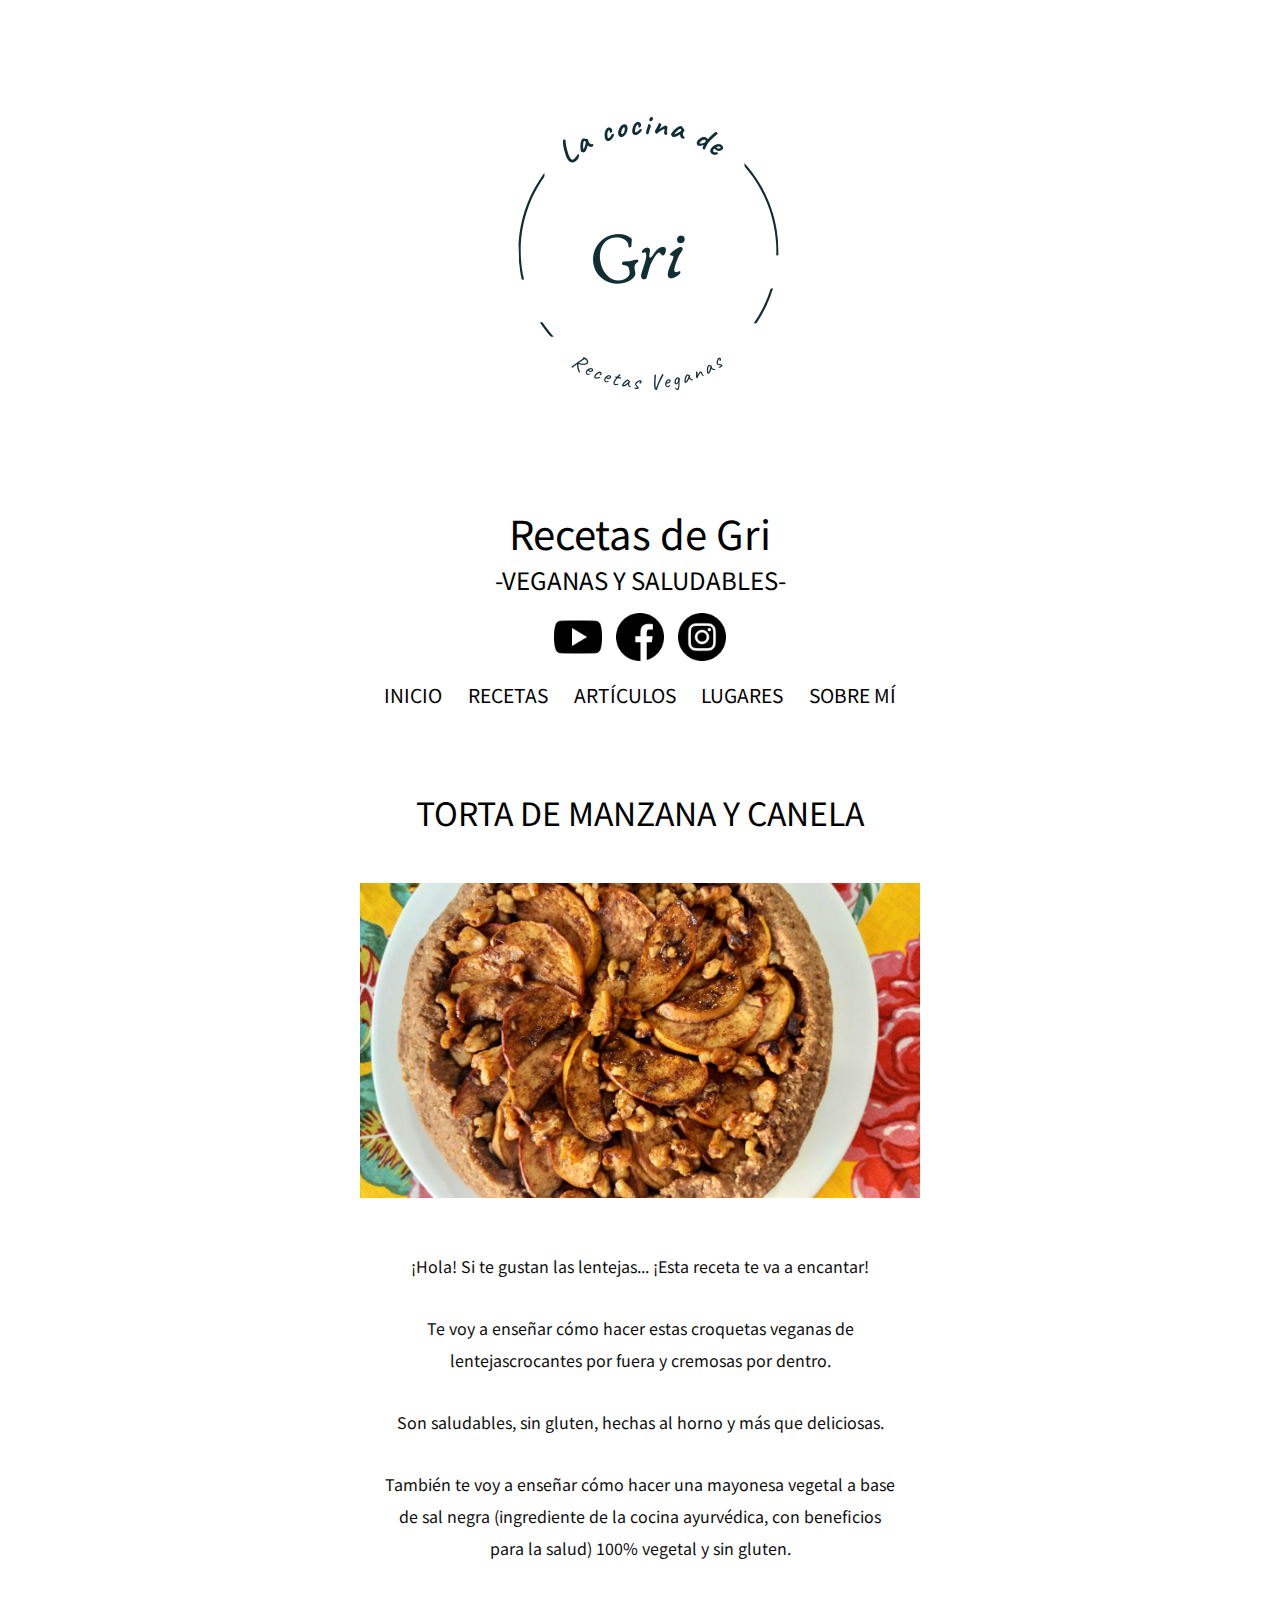
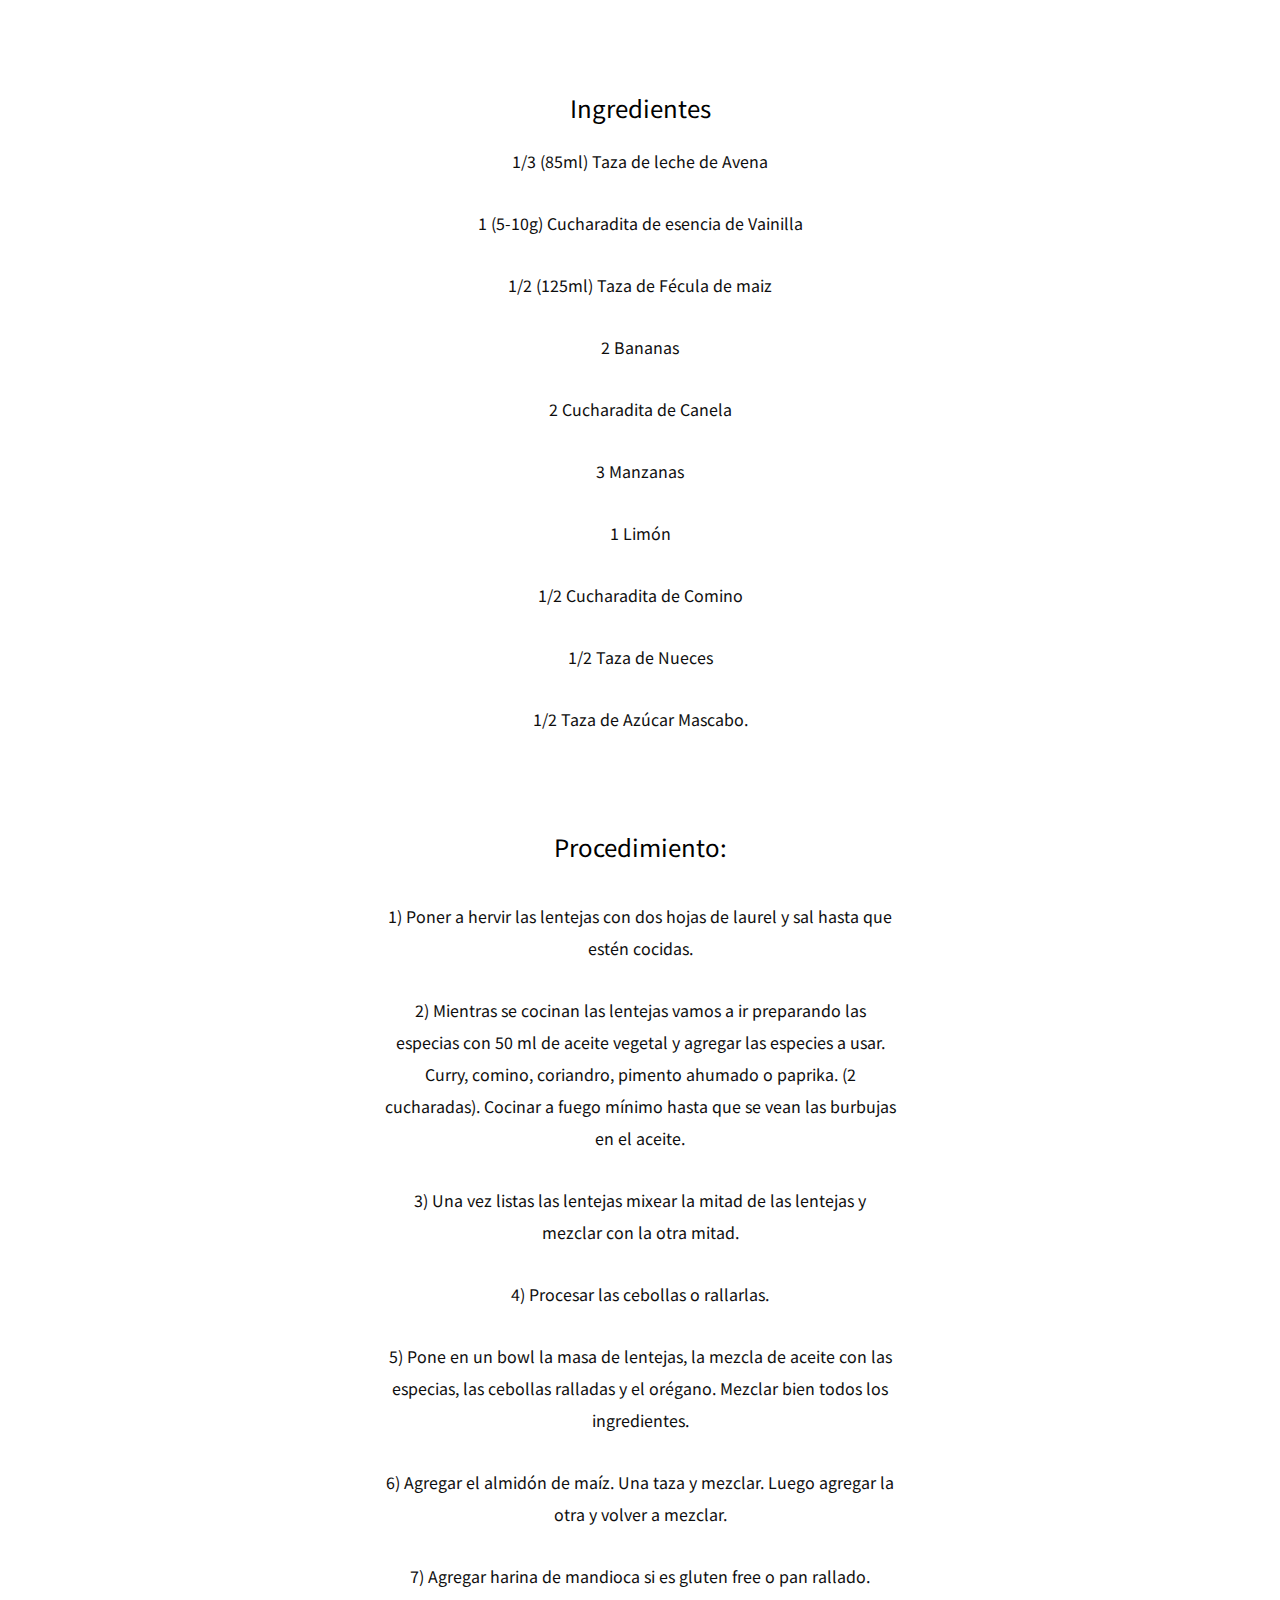
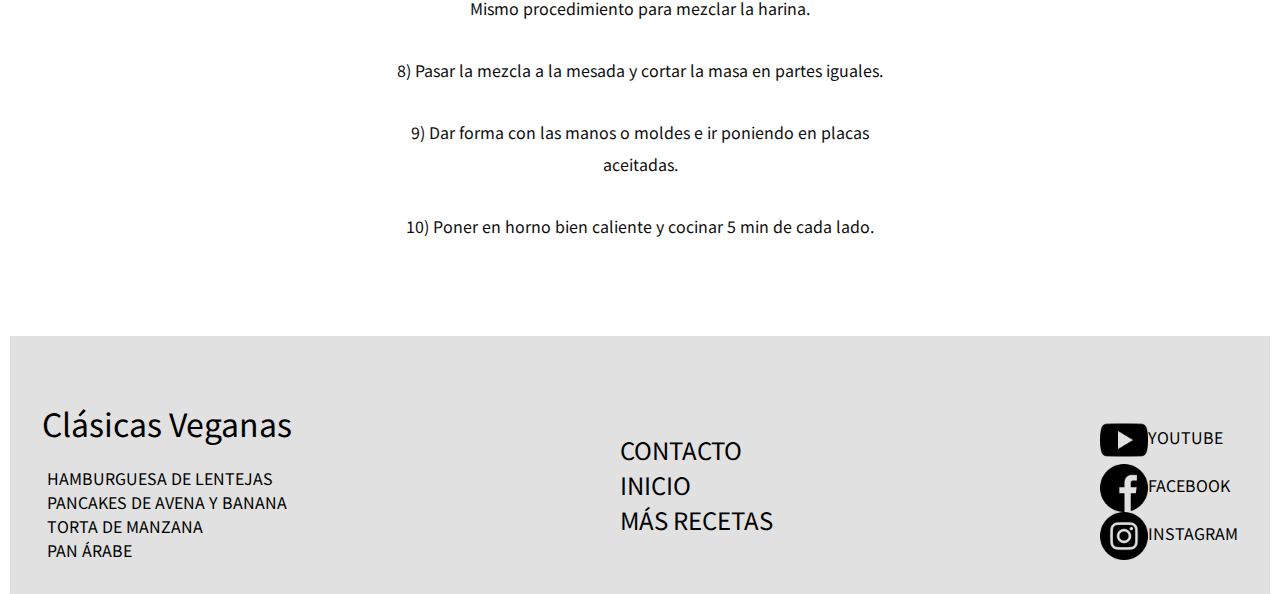
<file: TortaManzana.html>
<!DOCTYPE html>
<html lang="en">
<head>
    <meta charset="UTF-8">
    <meta http-equiv="X-UA-Compatible" content="IE=edge">
    <meta name="viewport" content="width=device-width, initial-scale=1.0">
    <title>Recetas de Gri</title>
    <link rel="stylesheet" href="css/style.css">
    <!-- Google Fonts -->
    <link rel="preconnect" href="https://fonts.googleapis.com">
    <link rel="preconnect" href="https://fonts.gstatic.com" crossorigin>
    <link href="https://fonts.googleapis.com/css2?family=Noto+Sans+TC&display=swap" rel="stylesheet">
    <link href="https://fonts.googleapis.com/css2?family=Noto+Sans+TC&family=Poppins:wght@300&display=swap" rel="stylesheet">
    <link href="https://fonts.googleapis.com/css2?family=Nunito+Sans:wght@600&display=swap" rel="stylesheet">

</head>
<body>
    <header class="contenedor-nav">
        <div class="header-imagen">
    
        <img src="img/Logo.png" alt="Logo Recetas de Gri">
    
        </div>
        
        <div class="header-text">
          <a href="index.html">
            <h1>Recetas de Gri</h1>
            <h2>-VEGANAS Y SALUDABLES-</h2>
          </a>
        </div>  
    
       
        <nav class="header-nav">
                <div class="redes-nav">
                <ul>
    
                    <li><a href="https://www.youtube.com/channel/UCU1MvbU90zUl16HPk5J4u0w" class="youtube" target="_blank" rel="noopener noreferrer">
                    <img src="img/youtube.png" alt="youtube"></a>
                    </li> 
                    <li><a href="https://www.facebook.com/pg/recetasdegri/posts/" class="facebook" target="_blank" rel="noopener noreferrer">
                    <img src="img/facebook.png" alt="facebook"></a>
                    </li> 
                    <li><a href="https://www.instagram.com/recetasdegri/?hl=es" class="instagram"target="_blank" rel="noopener noreferrer">
                    <img src="img/instagram.png" alt="instagram" ></a>
                    </li>
                </ul>
        
                <!--  Referencias de los íconos de redes sociales
                 <div>Iconos diseñados por <a href="https://www.flaticon.es/autores/pixel-perfect" title="Pixel perfect">Pixel perfect</a>
                from <a href="https://www.flaticon.es/" title="Flaticon">www.flaticon.es</a></div>
                -->
                </div>
                <div class="nav-menu">
                <ul>
                   <li><a href="index.html">INICIO</a></li>
                   <li><a href="recetas.html">RECETAS</a></li>
                   <li><a href="articulos.html">ARTÍCULOS</a></li>
                   <li><a href="lugares.html">LUGARES</a></li>
                   <li><a href="sobre-mi.html">SOBRE MÍ</a></li>
                </ul>
                </div>
               
        </nav>
        
    </header>
    <section class="receta">

        <div class="receta-foto">
            
            <h2>  TORTA DE MANZANA Y CANELA </h2>

            <img src="img/torta-manzana.jpg" alt="torta de manzana">
        </div>
            <div class="receta-texto">

               <p> ¡Hola! Si te gustan las lentejas... ¡Esta receta te va a encantar! 
               </p>
               <p>
                    Te voy a enseñar cómo hacer estas croquetas veganas de lentejascrocantes por fuera y cremosas por dentro.
                </p> 
                <p> Son saludables, sin gluten, hechas al horno y más que deliciosas. 
                </p> 
                <p>
                    También te voy a enseñar cómo hacer una mayonesa vegetal a base de sal negra (ingrediente de la cocina ayurvédica, con beneficios para la salud) 100% vegetal y sin gluten.
                </p>
                
            </div>  
            <div class="receta-ing">

              <h3> Ingredientes  </h3> 
             <p>   1/3 (85ml) Taza de leche de Avena </p>
              <p>  1 (5-10g) Cucharadita de esencia de Vainilla </p>
              <p>  1/2 (125ml) Taza de Fécula de maiz</p>
             <p>   2 Bananas</p>
             <p>   2 Cucharadita de Canela </p>
              <p>  3 Manzanas </p>
              <p> 1 Limón </p> 
              <p> 1/2 Cucharadita de Comino </p> 
              <p> 1/2 Taza de Nueces </p>
              <p>  1/2 Taza de Azúcar Mascabo. </p>



            </div>

            <div class="receta-procedimiento">
               <h3>Procedimiento:</h3> 
               <p> 1)	Poner a hervir las lentejas con dos hojas de laurel y sal hasta que estén cocidas.</p>
               <p> 2)	Mientras se cocinan las lentejas vamos a ir preparando las especias con 50 ml de aceite vegetal y agregar las especies a usar. Curry, comino, coriandro, pimento ahumado o paprika. (2 cucharadas). Cocinar a fuego mínimo hasta que se vean las burbujas en el aceite.</p>
               <p> 3)	Una vez listas las lentejas mixear la mitad de las lentejas y mezclar con la otra mitad.</p>
               <p> 4)	Procesar las cebollas o rallarlas.</p>
               <p> 5)	Pone en un bowl la masa de lentejas, la mezcla de aceite con las especias, las cebollas ralladas y el orégano. Mezclar bien todos los ingredientes.</p>
               <p> 6)	Agregar el almidón de maíz. Una taza y mezclar. Luego agregar la otra y volver a mezclar.</p>
               <p> 7)	Agregar harina de mandioca si es gluten free o pan rallado. Mismo procedimiento para mezclar la harina.</p>
               <p> 8)	Pasar la mezcla a la mesada y cortar la masa en partes iguales.</p>
               <p> 9)	Dar forma con las manos o moldes e ir poniendo en placas aceitadas.</p>
               <p> 10)	Poner en horno bien caliente y cocinar 5 min de cada lado.</p>
                
            </div>


    </section>

    <footer class="container-footer">
        
      <div class="columna-1">
          <h3>Clásicas Veganas</h3>
          <ul>
              <li> <a href="HamburguesaLenteja.html"> HAMBURGUESA DE LENTEJAS</a> </li>
              <li> <a href="PancakeAvena.html">PANCAKES DE AVENA Y BANANA</a> </li>
              <li> <a href="TortaManzana.html">TORTA DE MANZANA</a> </li>
              <li> <a href="PanArabe.html">PAN ÁRABE</a> </li>
          </ul>
      </div>
      <div class="columna-2">
          <ul>
          <li><a href="sobre-mi.html">CONTACTO</a></li>
          <li><a href="index.html">INICIO</a></li>
          <li><a href="recetas.html">MÁS RECETAS</a></li>
          </ul>
      </div>
      <div class="columna-3">
          <ul>

              <li><a href="https://www.youtube.com/channel/UCU1MvbU90zUl16HPk5J4u0w" class="youtube" target="_blank" rel="noopener noreferrer">
              <img src="img/youtube.png" alt="Youtube">YOUTUBE</a>
              </li> 
              <li><a href="https://www.facebook.com/pg/recetasdegri/posts/" class="facebook" target="_blank" rel="noopener noreferrer">
              <img src="img/facebook.png" alt="Facebook">FACEBOOK</a>
              </li> 
              <li><a href="https://www.instagram.com/recetasdegri/?hl=es" class="instagram" target="_blank" rel="noopener noreferrer">
              <img src="img/instagram.png" alt="Instagram" >INSTAGRAM</a>
              </li>
          </ul>
  
          <!--  Referencias de los íconos de redes sociales
           <div>Iconos diseñados por <a href="https://www.flaticon.es/autores/pixel-perfect" title="Pixel perfect">Pixel perfect</a>
          from <a href="https://www.flaticon.es/" title="Flaticon">www.flaticon.es</a></div>
          -->
      </div>
  
 
     
</footer>
           
    
</body>
</html>
</file>
<file: css/style.css>
*
{
  margin: 0;
  padding: 0; 
  box-sizing: border-box; 
}
.html{
    font-size: 62.5%;
}
/* INDEX */
.contenedor-nav{
    display: flex;
    flex-direction: column;
    justify-content: center;
    align-items: center;     
}
.header-text a{
    text-decoration: none;
    color: black;
    
}
.header-text a:hover{
    color: black;
}
.contenedor-nav .header-text h1{
    text-align: center;
    font-family: 'Noto Sans TC', sans-serif;
    font-size: 2.5rem;
    font-weight: 400;  
}
.contenedor-nav .header-text h2{
    text-align: center;
    font-family: 'Noto Sans TC', sans-serif;
    font-size: 1.5rem;
    font-weight: 400;
    padding-bottom: 1rem;    
}
.header-nav{
    text-align: center;
    flex-direction: column;
    justify-content: center;
    align-items:center;
}
.header-nav .nav-menu ul{
    display: flex;
    flex-direction: row;
    justify-content: center;
    align-items: center;
    margin: 1rem;
}
.header-nav .nav-menu ul li a{
    text-decoration: none;
    color: black;
    font-family: 'Noto Sans TC', sans-serif;
    font-size: 1.2rem;
    
}
.header-nav .nav-menu ul li{
    list-style: none;
    padding: 0 .8rem;
}
.header-nav .nav-menu ul li:hover{
    transform: translateY(-5px) scale(1.05);
    
}
.header-nav .redes-nav ul li{
    display: inline-block;
    margin: 0 .3rem;     
}
.header-nav .redes-nav ul li:hover{
    transform: translateY(-5px) scale(1.05);
}
.header-nav .redes-nav img{
    width: 3rem;
    height: auto;
}
.container-main{
    grid-area: container-main;
    display: grid;
    grid-template-columns: repeat(4, 1fr);
    grid-template-rows: repeat(2, 1fr);
    row-gap: 5rem;
    column-gap: 3rem;
    grid-template-areas: 
    "carouselB carouselB carouselB carouselB"
    "video-tendencia video-tendencia video-tendencia video-tendencia"  
    ;
}
.container-main .carouselB{
    /* EL CARROUSEL NO ME TOMA LAS COLUMNAS PARA QUE QUEDE CENTRADO  */
    grid-area: carouselB;
    grid-column: 2/4;
    grid-row: 1/2;
    
}
.container-main .carouselB{
    width: 45rem;
    height: auto;
}
.container-main .carousel-texto p{
    margin-top: 3rem;
    font-family: 'Noto Sans TC', sans-serif;
    font-size: 2.5rem;
    line-height: 1.6;
    text-align: center; 
}
.container-main .video-tendencia{
    grid-area: video-tendencia;
    grid-column-start: 2;
    grid-column-end: 4;
    grid-row-start: 2;
    grid-row-end: 3;
}
.container-main .video-tendencia{
    display: flex;
    flex-direction: column;
    justify-self: center;
    align-self: center;   
}
.container-main .texto-tendencia{
    grid-column-start: 2;
    grid-column-end: 4;
    grid-row-start: 3;
    grid-row-end: 4;
    align-self: center; 
}
.container-main .texto-tendencia .video-texto{
    justify-items: center;
    align-items: center; 
    
}
.container-main .texto-tendencia  p{
    margin-top: 1rem;
    font-family: 'Noto Sans TC', sans-serif;
    font-size: 1.2rem;
    text-align:left;
    margin-bottom: .3rem;    
}
.container-main .texto-tendencia  h3{
    margin-top: 1rem;
    font-family: 'Noto Sans TC', sans-serif;
    font-size: 1.6rem;
    line-height: .6;  
    margin-bottom: 2.5rem;
    text-align: center;
    
}
.container-main .video-texto p{
    font-family: 'Noto Sans TC', sans-serif;
    font-size: 1.2rem;
    line-height: 1.6;   
}
.container-main .video-tendencia .video{   
    padding: 4rem;  
    
}
.container-footer
/* ME GUSTARIA QUE TUVIERA MENOS ESPACIO ENTRE COLUMNAS, PERO NO SE COMO HACER */
{  
    grid-area: container-footer;
    width: 100%;
    height: auto;
    display: flex;
    flex-direction: wrap;
    padding: 2rem;
    justify-content: space-between;
    max-width: 1260px;
    margin: auto;
    background-color: #e1e1e1;
    
}
.container-footer ul{
    list-style: none;
}
.container-footer .columna-1{
    justify-items: center;
    align-items: center;
}
.container-footer .columna-1 h3{
    
    margin-top: 2rem;
    text-align: center;
    font-family: 'Noto Sans TC', sans-serif;
    font-size: 2rem;
    font-weight: 400;
}
.container-footer .columna-1 ul li a{
    color: #000;
    text-decoration: none;
    text-align: center;
    font-family: 'Noto Sans TC', sans-serif;
    font-size: 1rem;
    font-weight: 400;
    line-height: 1.5;
}
.container-footer .columna-2{ 
    margin-top: 4rem;
    justify-items: center;
    align-items: center;
    
}
.container-footer .columna-2 ul li a{
    
    color: #000;
    text-decoration: none;
    text-align: center;
    font-family: 'Noto Sans TC', sans-serif;
    font-size: 1.5rem;
    font-weight: 400;
}
.container-footer .columna-3{
    margin-top: 3rem;
    justify-items: center;
    align-items: center;
    
}
.container-footer .columna-3 ul li a{ 
    color: #000;
    text-decoration: none;
    text-align: center;
    font-family: 'Noto Sans TC', sans-serif;
    font-size: 1rem;
    font-weight: 400;
}
.container-footer .columna-3 img{
    width: 3rem;
    height: auto;
    vertical-align: middle;
}

/* Ahora aplicaré estilos a recetas */

.subproductos{ 
    display: grid; 
    grid-template-columns: repeat(4,1fr);
    grid-template-rows: repeat(4,1fr);
    column-gap: 10rem;
    row-gap: 1rem;    
    margin-top: 2rem;  
    text-align: center; 
    
}
.subproductos img{
    margin: .5rem;
    width: 25rem;
    height: auto; 
}
.subproductos img:hover{
    transform: translateY(-5px) scale(1.05);
}
.subproductos p{
    font-family: 'Noto Sans TC', sans-serif;
    font-size: 1.3rem;
    color: black;
    text-decoration: underline;  
}
.subproductos p:hover{
    transform: translateY(-2px) scale(.95);
}
.subproductos .item-1{
    grid-column-start: 2;
    grid-column-end: 3;
    grid-row-start: 1;
    grid-row-end: 2;
}
.subproductos .item-2{
    grid-column-start: 3;
    grid-column-end: 4;
    grid-row-start: 1;
    grid-row-end: 2;
}
.subproductos .item-3{
    grid-column-start: 2;
    grid-column-end: 3;
    grid-row-start: 2;
    grid-row-end: 3;
}
.subproductos .item-4{
    grid-column-start: 3;
    grid-column-end: 4;
    grid-row-start: 2;
    grid-row-end: 3;
}
.subproductos .item-5{
    grid-column-start: 2;
    grid-column-end: 3;
    grid-row-start: 3;
    grid-row-end: 4;
}
.subproductos .item-6{
    grid-column-start: 3;
    grid-column-end: 4;
    grid-row-start: 3;
    grid-row-end: 4;
}
.subproductos .item-7{
    grid-column-start: 2;
    grid-column-end: 3;
    grid-row-start: 4;
    grid-row-end: 5;
}
.subproductos .item-8{
    grid-column-start: 3;
    grid-column-end: 4;
    grid-row-start: 4;
    grid-row-end: 5;
}
/* Artículos */

.articulos-alimentacion h1{
    font-family: 'Noto Sans TC', sans-serif;
    font-weight: 400;
    font-size: 2.5rem;
    text-align: center;
    margin-top: 100px;
    margin-bottom: 30px;  
}

.receta
{
    display: flex;
    flex-direction: column;
    justify-content: center;
    align-items: center;
    width: 80%;
    margin: 1rem auto;
   
}

.receta .receta-foto
{
    text-align: center;
    justify-self: center;
    align-self: center;
  
}

.receta .receta-foto h2
{
    margin-top: 3rem;
    margin-bottom: 3rem;
    font-family: 'Noto Sans TC', sans-serif;
    font-weight: 400;
    font-size: 2rem;
    text-align: center;
}

.receta .receta-foto img
{
    width: 35rem;
    height: auto;
}

.receta .receta-texto
{
    width: 50%;
    margin-bottom: 3rem;
    margin-top: 3rem;
}

.receta .receta-texto p
{
    font-family: 'Noto Sans TC', sans-serif;
    font-weight: 400;
    font-size: 1rem;
    line-height: 2;
}
.receta .receta-ing
{
    width: 50%;
    margin-bottom: 3rem;
    margin-top: 3rem;
}
 
.receta .receta-ing h3
{
    font-family: 'Noto Sans TC', sans-serif;
    font-weight: 400;
    font-size: 1.5rem;
  /*   margin: 1rem; */
    /* text-align: center;
     */
}

.receta .receta-ing p
{
    
    font-family: 'Noto Sans TC', sans-serif;
    font-weight: 400;
    font-size: 1rem;
    line-height: 2;
    
}

.receta .receta-procedimiento
{
    width: 50%;
    margin-bottom: 3rem;
}

.receta .receta-procedimiento h3
{
    font-family: 'Noto Sans TC', sans-serif;
    font-weight: 400;
    font-size: 1.5rem;
    margin: 1rem;
    
}

.receta .receta-procedimiento p
{
    
    font-family: 'Noto Sans TC', sans-serif;
    font-weight: 400;
    font-size: 1rem;
    line-height: 2;
   
}


/* articulos */

.artVeganismo-Grid
{
    display: grid; 
    justify-self: center;
    align-self: center; 
    grid-template-columns: repeat(4,1fr);
    grid-template-rows: repeat(4,1fr) ;
    column-gap: 10rem;
    row-gap: 1rem; 
    grid-template-areas: 
    "artVeganismo artVeganismo artVeganismo artVeganismo"   
    ;  
   

}

.artVeganismo
{
    grid-area: artVeganismo;
    grid-column-start: 2;
    grid-column-end: 4;
    grid-row-start: 1;
    grid-row-end: 2;
    text-align: center;
    justify-self: center;
    align-self: center;
    border: solid 2px black;
    padding: 2rem;
}

.artVeganismo .artVeganismo-foto h2
{
    font-family: 'Noto Sans TC', sans-serif;
    font-size: 1.3rem;
    color: black;
}

.artVeganismo .artVeganismo-foto img
{
    margin: .5rem;
    width: 25rem;
    height: auto;
    
}


.artVeganismo .artVeganismo-text p
{
    font-family: 'Noto Sans TC', sans-serif;
    font-size: 1.3rem;
    color: black;
    /* margin-bottom: 3rem; */

}
.artVeganismo img:hover
{
    transform: translateY(-5px) scale(1.05);
}



/* El articulo que habla sobre los comienzos del veganismo */

.veganismo
{
    display: flex;
    flex-direction: column;
    justify-content: center;
    align-content: center;
    text-align: center;
    width: 80%;
    margin: 1rem auto;
    
}

.veganismo .artVegan-foto
{
    text-align: center;
    justify-self: center;
    align-self: center;
  
}

.veganismo .artVegan-foto h2
{
    margin-top: 3rem;
    margin-bottom: 3rem;
    font-family: 'Noto Sans TC', sans-serif;
    font-weight: 400;
    font-size: 2rem;
    text-align: center;
    justify-items: center;
    align-items: center;
}

.veganismo .artVegan-foto img
{
    width: 35rem;
    height: auto;
}

.veganismo .artVegan-text
{
   width: 100%;
   margin-top: 3rem;
 
    
}

.veganismo .artVegan-text p
{

    font-family: 'Noto Sans TC', sans-serif;
    font-weight: 400;
    font-size: 1rem;
    line-height: 2;
}

/* lugares */

.artLugares-grid
{
    display: grid; 
    justify-self: center;
    align-self: center; 
    grid-template-columns: repeat(4,1fr);
    grid-template-rows: repeat(3,1fr) ;
    column-gap: 10rem;
    row-gap: 1rem; 
    grid-template-areas: 
    "lugares lugares lugares lugares"
    "artLugares-Rio artLugares-Rio artLugares-Rio artLugares-Rio"
    "artLugares-BA artLugares-BA artLugares-BA artLugares-BA"
    "artLugares-SP artLugares-SP artLugares-SP artLugares-SP"   
    ;         

}
.lugares{
    grid-area: lugares;
    grid-column: 2/4;
    font-family: 'Noto Sans TC', sans-serif;
    font-size: 1.3rem;
    color: black;
    text-align: center;
    margin-top: 3rem;

}

.artLugares-Rio
{
    margin-top: 15rem;
    grid-area: artLugares-Rio;
    grid-column-start: 2;
    grid-column-end: 4;
    grid-row-start: 1;
    grid-row-end: 2;
    text-align: center;
    justify-self: center;
    align-self: center;
    border: solid 2px black;
    padding: 2rem;
}

.artLugares-Rio .artLugares-Rio-foto h3
{
    font-family: 'Noto Sans TC', sans-serif;
    font-size: 1.3rem;
    color: black;
}

.artLugares-Rio .artLugares-Rio-foto img
{
    margin: .5rem;
    width: 25rem;
    height: auto;
    
}

.artLugares-Rio .artLugares-Rio-text p
{
    font-family: 'Noto Sans TC', sans-serif;
    font-size: 1.3rem;
    color: black;
    /* margin-bottom: 3rem; */

}
.artLugares-Rio img:hover
{
    transform: translateY(-5px) scale(1.05);
}

.artLugares-BA
{
    grid-area: artLugares-BA;
    grid-column-start: 2;
    grid-column-end: 4;
    grid-row-start: 2;
    grid-row-end: 2;
    text-align: center;
    justify-self: center;
    align-self: center;
    border: solid 2px black;
    padding: 2rem;
    
}

.artLugares-BA .artLugares-BA-foto h3
{
    font-family: 'Noto Sans TC', sans-serif;
    font-size: 1.3rem;
    color: black;
}

.artLugares-BA .artLugares-BA-foto img
{
    margin: .5rem;
    width: 25rem;
    height: auto;
    
}


.artLugares-BA .artLugares-BA-text p
{
    font-family: 'Noto Sans TC', sans-serif;
    font-size: 1.3rem;
    color: black;
    /* margin-bottom: 3rem; */

}
.artLugares-BA img:hover
{
    transform: translateY(-5px) scale(1.05);
}
.artLugares-SP
{
    grid-area: artLugares-SP;
    grid-column-start: 2;
    grid-column-end: 4;
    grid-row-start: 3;
    grid-row-end: 3;
    text-align: center;
    justify-self: center;
    align-self: center;
    border: solid 2px black;
    padding: 2rem;
    margin-bottom: 3rem;
}

.artLugares-SP .artLugares-SP-foto h3
{
    font-family: 'Noto Sans TC', sans-serif;
    font-size: 1.3rem;
    color: black;
}

.artLugares-SP .artLugares-SP-foto img
{
    margin: .5rem;
    width: 25rem;
    height: auto;
    
}


.artLugares-SP .artLugares-SP-text p
{
    font-family: 'Noto Sans TC', sans-serif;
    font-size: 1.3rem;
    color: black;
    /* margin-bottom: 3rem; */

}
.artLugares-SP img:hover
{
    transform: translateY(-5px) scale(1.05);
}

/* Sobre Mí */
.sobreMi-flexbox{
 display: flex;
 flex-direction: column;
 justify-content: center;
 align-items: center;
 width: 100%;
}
.sobreMi{
    justify-content: center;
    align-content: center; 


}
.sobreMi .imagen-contacto{
    text-align: center;
    justify-self: center;
    align-self: center;
    margin-top: 5rem;
  
}
.sobreMi .imagen-contacto img{
    width: 35rem;
    height: auto;
}

/* no puedo alinear el texto para que quede debajo de la imagen y que no este con text align center */
.sobreMi .sobremi-texto
{
    width: 60%;
    margin-bottom: 3rem;
    margin-top: 5rem;
    text-align: center;
    justify-self: center;
    align-self: center;
}
.sobreMi .sobremi-texto p
{
    font-family: 'Nunito Sans', sans-serif;
    font-weight: 400;
    font-size: 1rem;
    line-height: 1.5;
    padding-bottom: 10px;
      
}

/* FORMULARIO DE CONTACTO, LO SAQUÉ DE UNA PÁGINA QUE ME AYUDÓ */
.sobreMi .formulario{  

    width: 100%; 
    height: auto;
    margin-top: 5rem;
    border-radius: 1rem;  
    padding-top: 5rem;
    padding-bottom: 2rem;   
    padding-left: 2rem;
    justify-content: center;
    align-content: center; 
  }
  
  
  input{
    justify-items: center;
    align-items: center;
    width: 30rem; 
    height: 2rem; 
    border-radius: 1rem;  
    border: 1px solid #000; 
    margin-top: .5rem;  
    padding-left: 3rem;
    margin-bottom: 1rem; 
  }
  
  
  textarea{
    font-family: 'Nunito Sans', sans-serif;
    font-weight: 400;
    font-size: 1rem;
    background-color: white; 
    width: 30rem; 
    height: 150px; 
    border-radius: 5px;  
    border: 1px solid #000; 
    margin-top: 10px;  
    padding-left: 10px;
    margin-bottom: 20px; 
    padding-top: 15px; 
  }
  
  
  label{
    display: block; 
    float: center;  
  }
  
  /* tampoco puedo centrar el boton de enviar */
 button{
     justify-items: center;
     align-items: center;
    height: 3rem; 
    margin-bottom: 20px; 
    margin-top: 10px;   
    text-transform: uppercase;
    background-color: #0a9929; 
    border-color: #0a9929; 
    border-style: solid; 
    border-radius: 10px;  
    width: 420px;   
    cursor: pointer;
  }
  
  
  button p{
    color: white; 
    font-family: 'Nunito Sans', sans-serif;
    font-weight: 400;
    font-size: 1rem;
  }
  
  
  span{
    color: #000; 
  }
  
  
  .aviso{
    font-size: 1rem;  
    color: #0e0e0e; 
    font-family: 'Nunito Sans', sans-serif;
    font-weight: 400;
    
  }
  
  
  h3{
    font-family: 'Nunito Sans', sans-serif;
    font-weight: 400;
    font-size: 2rem;  
    text-align: center; 
    padding-bottom: 20px; 
    color: #000;
  }
  
  
  p{
    font-family: 'Nunito Sans', sans-serif;
    font-weight: 400;
    font-size: 1rem;  
    text-align: center;  
    padding-bottom: 30px;
    color: #0e0e0e;   
  }
  
  
  p{
    font-family: 'Nunito Sans', sans-serif;
    font-weight: 400;
    font-size: .9rem; 
    color: #0e0e0e; 
  }
  
  
  ::-webkit-input-placeholder {
   color: #a8a8a8;
  }
  
  
  ::-webkit-textarea-placeholder {
   color: #a8a8a8;
  }
</file>
